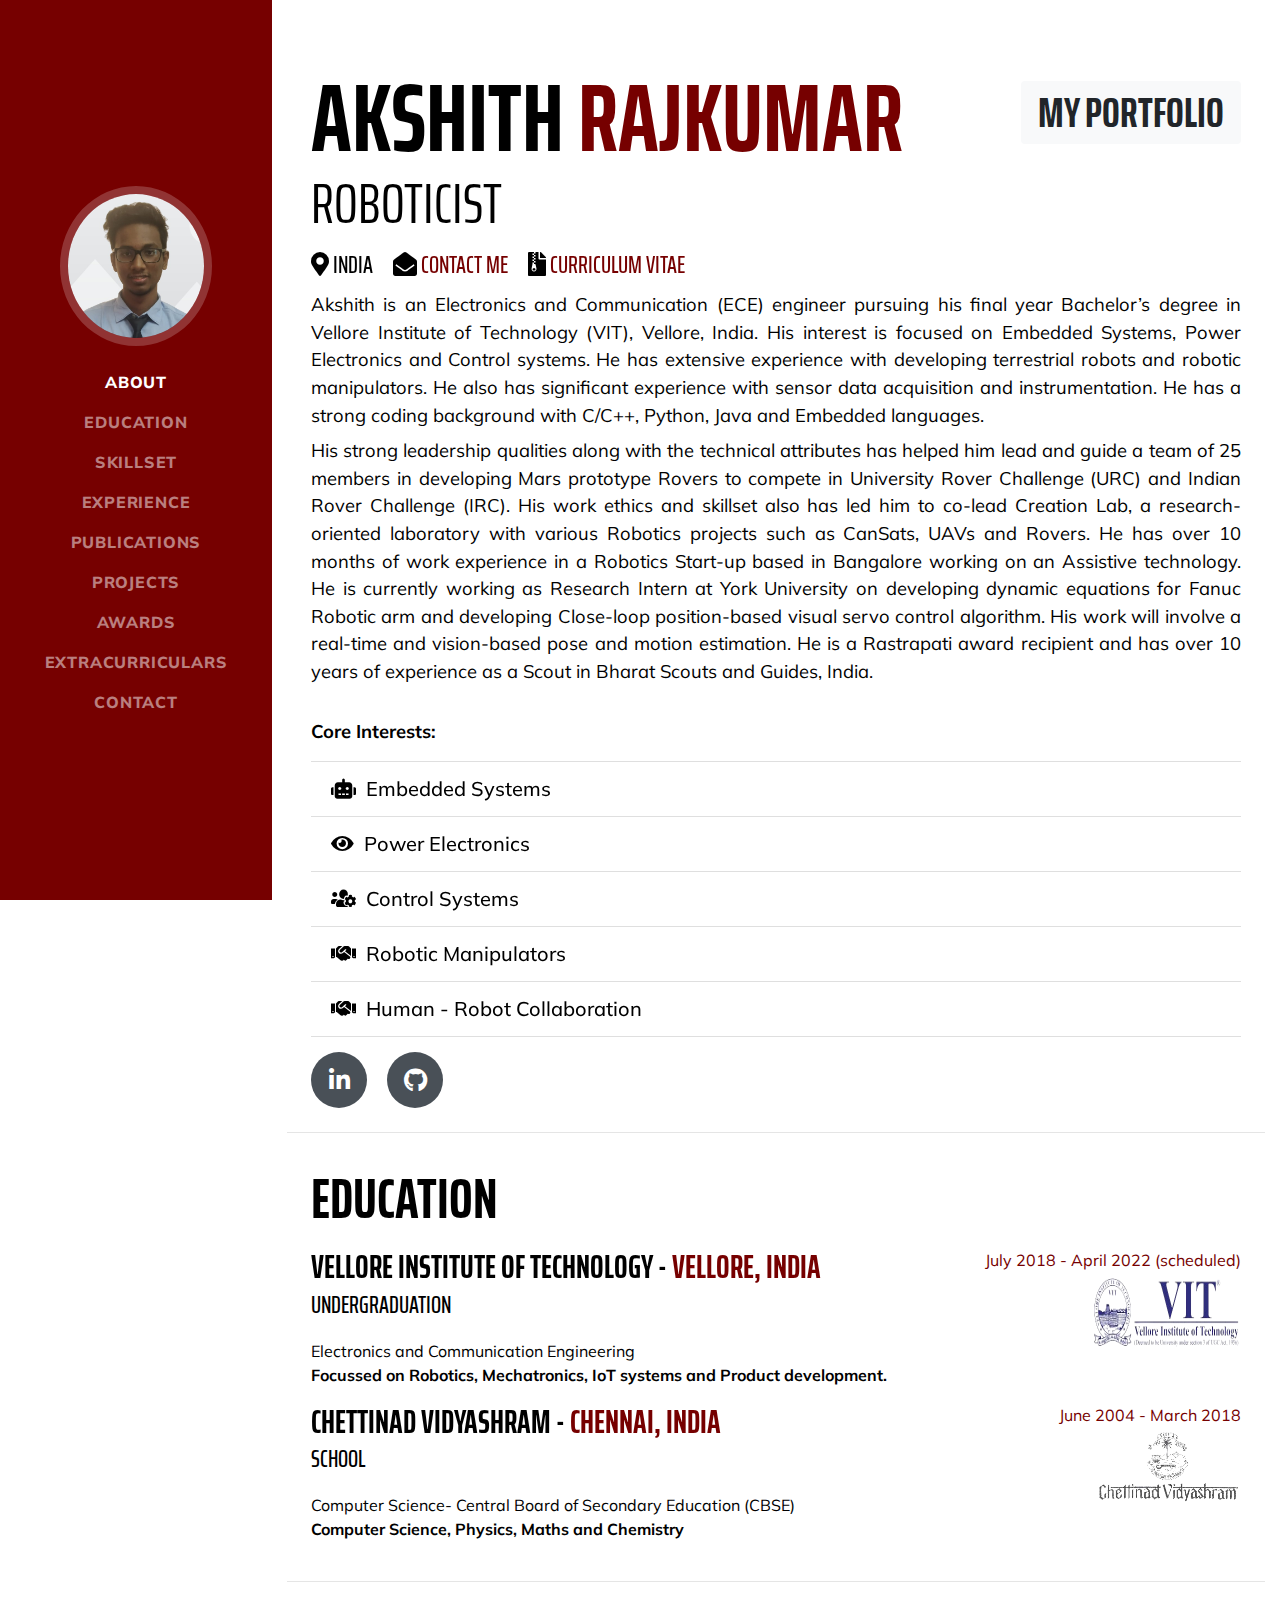
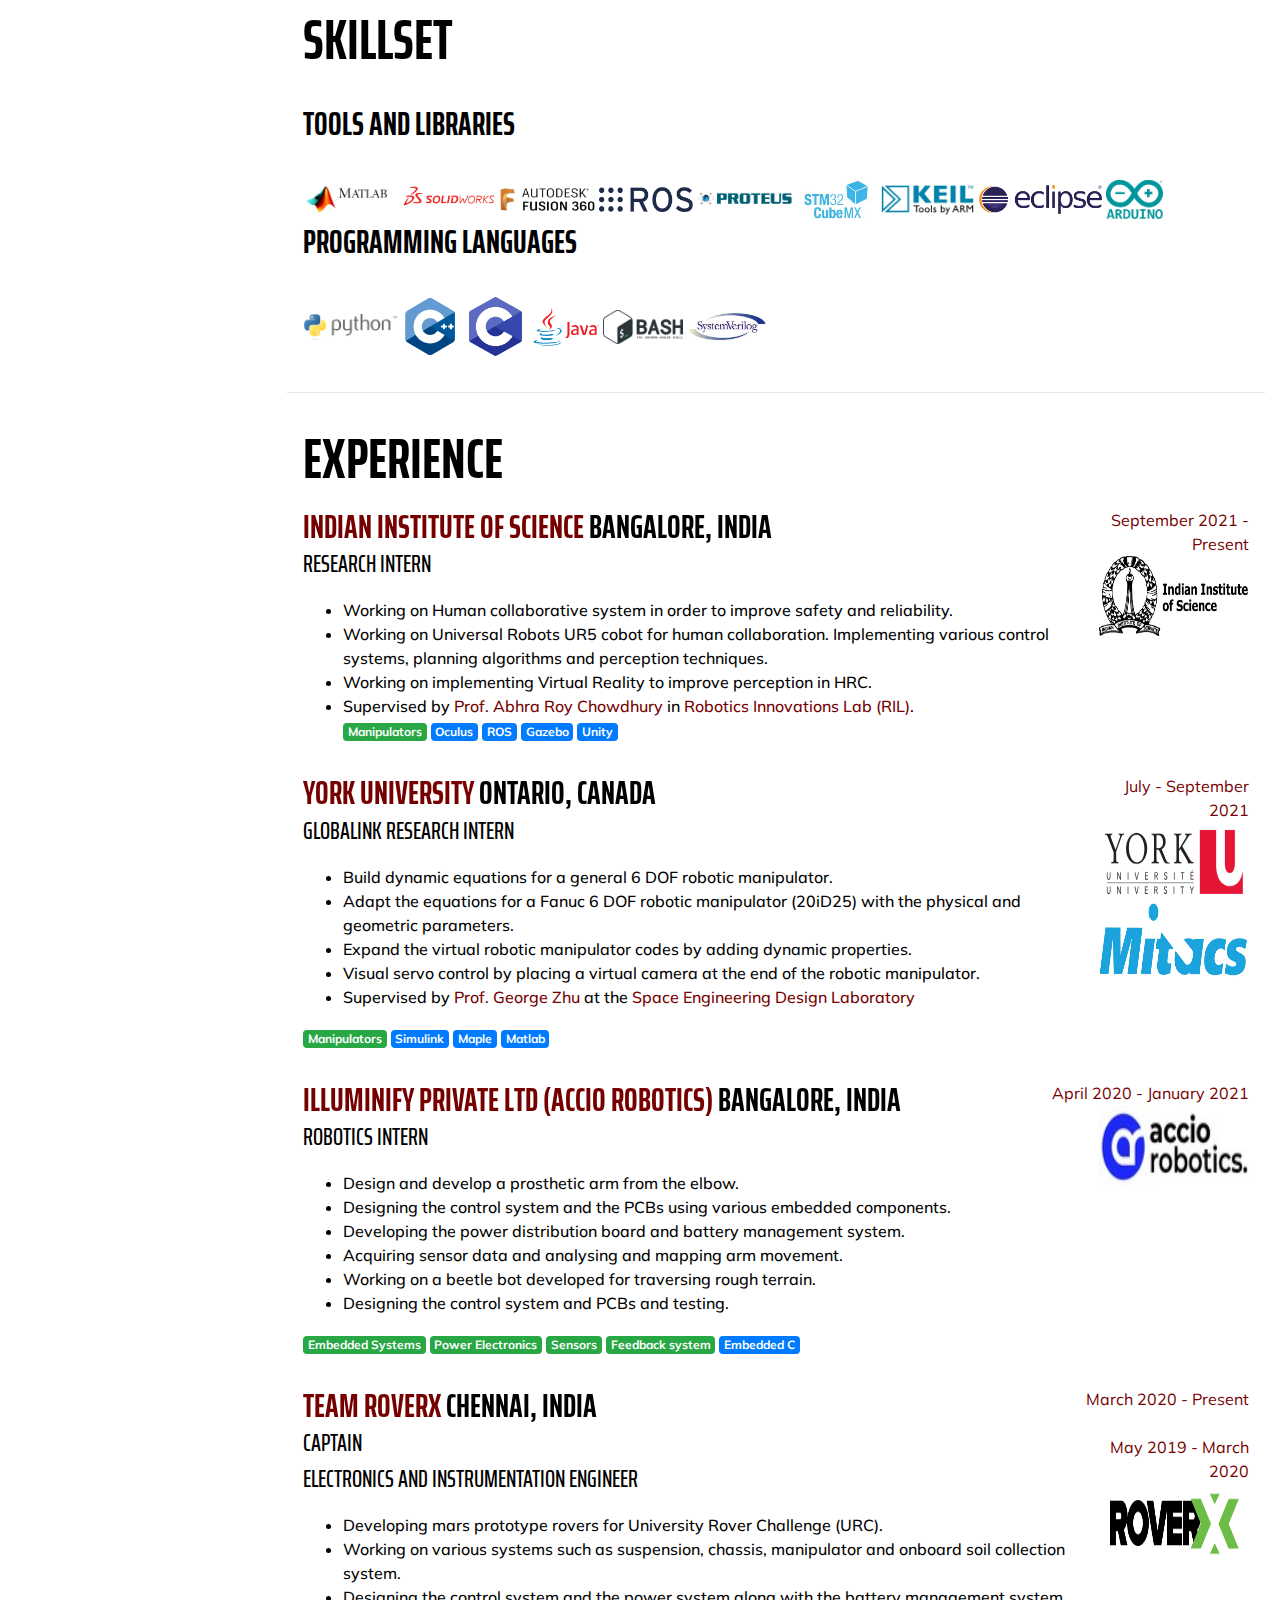
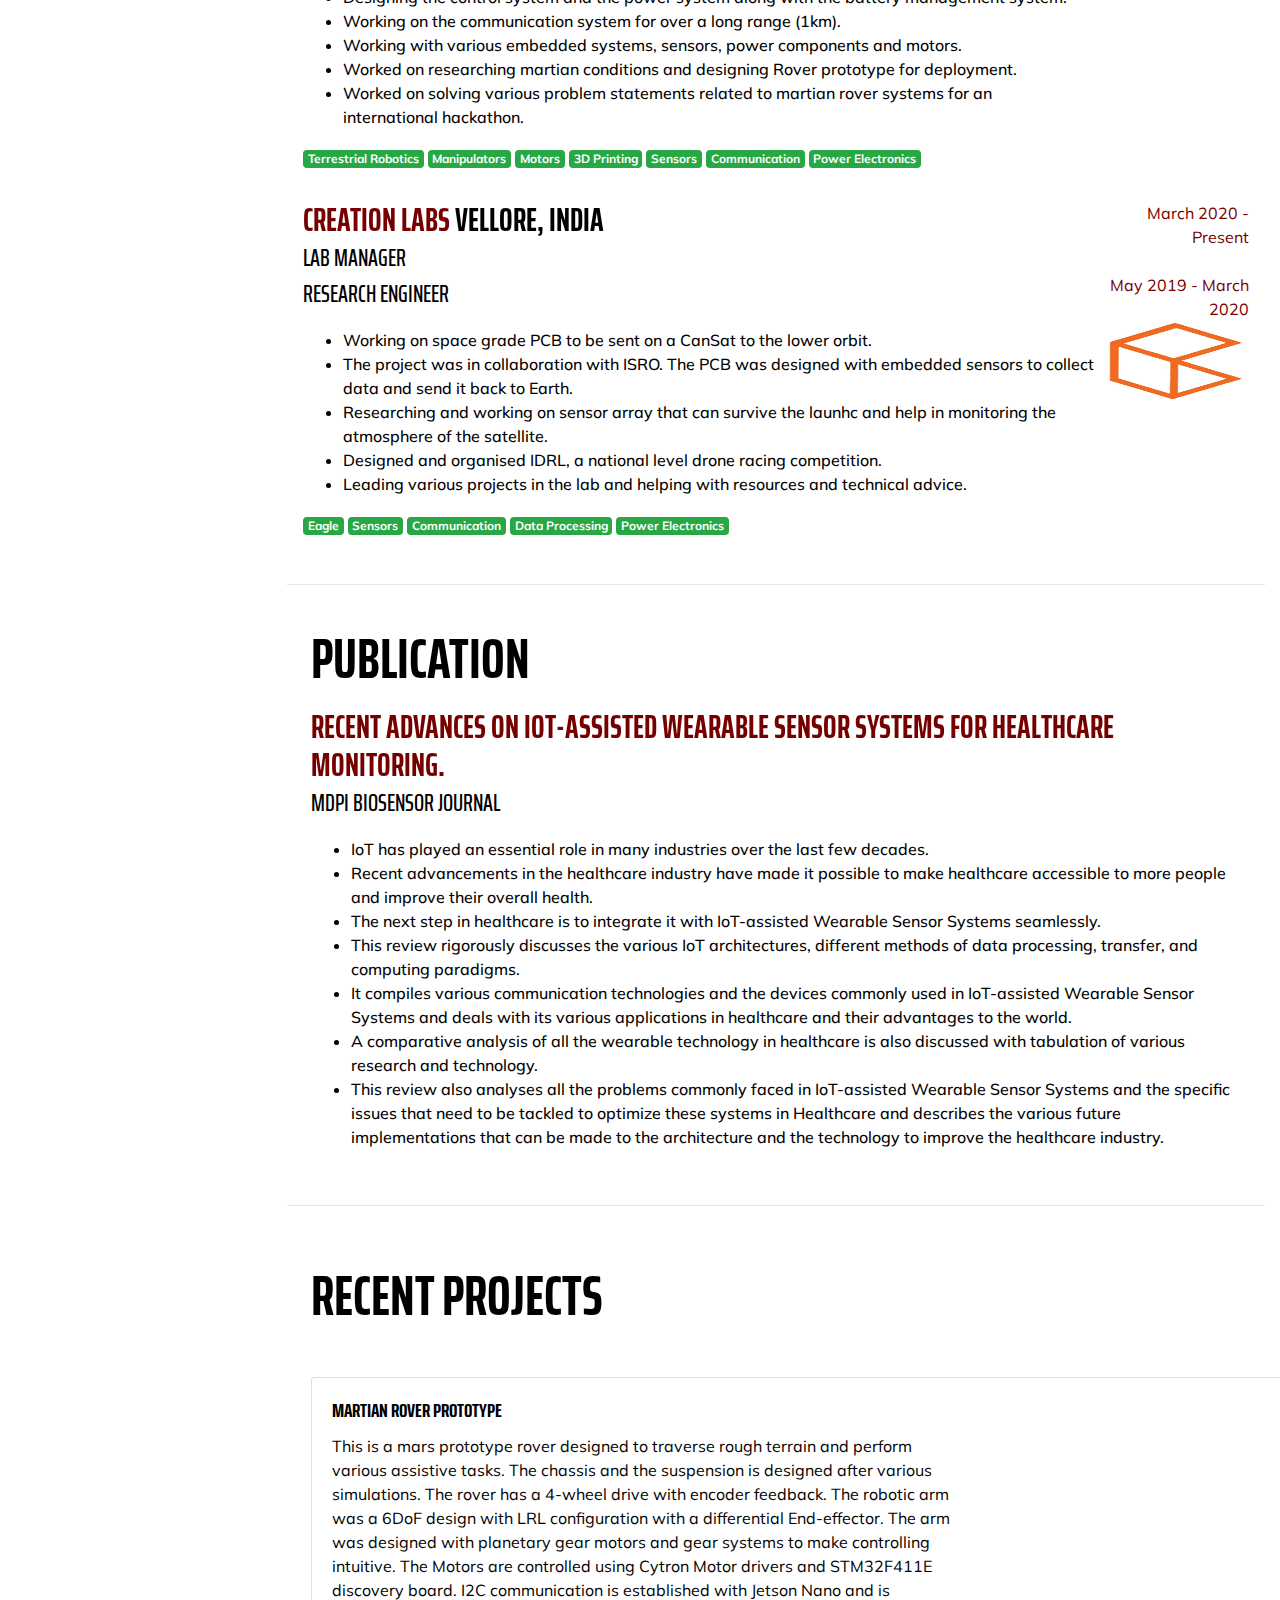
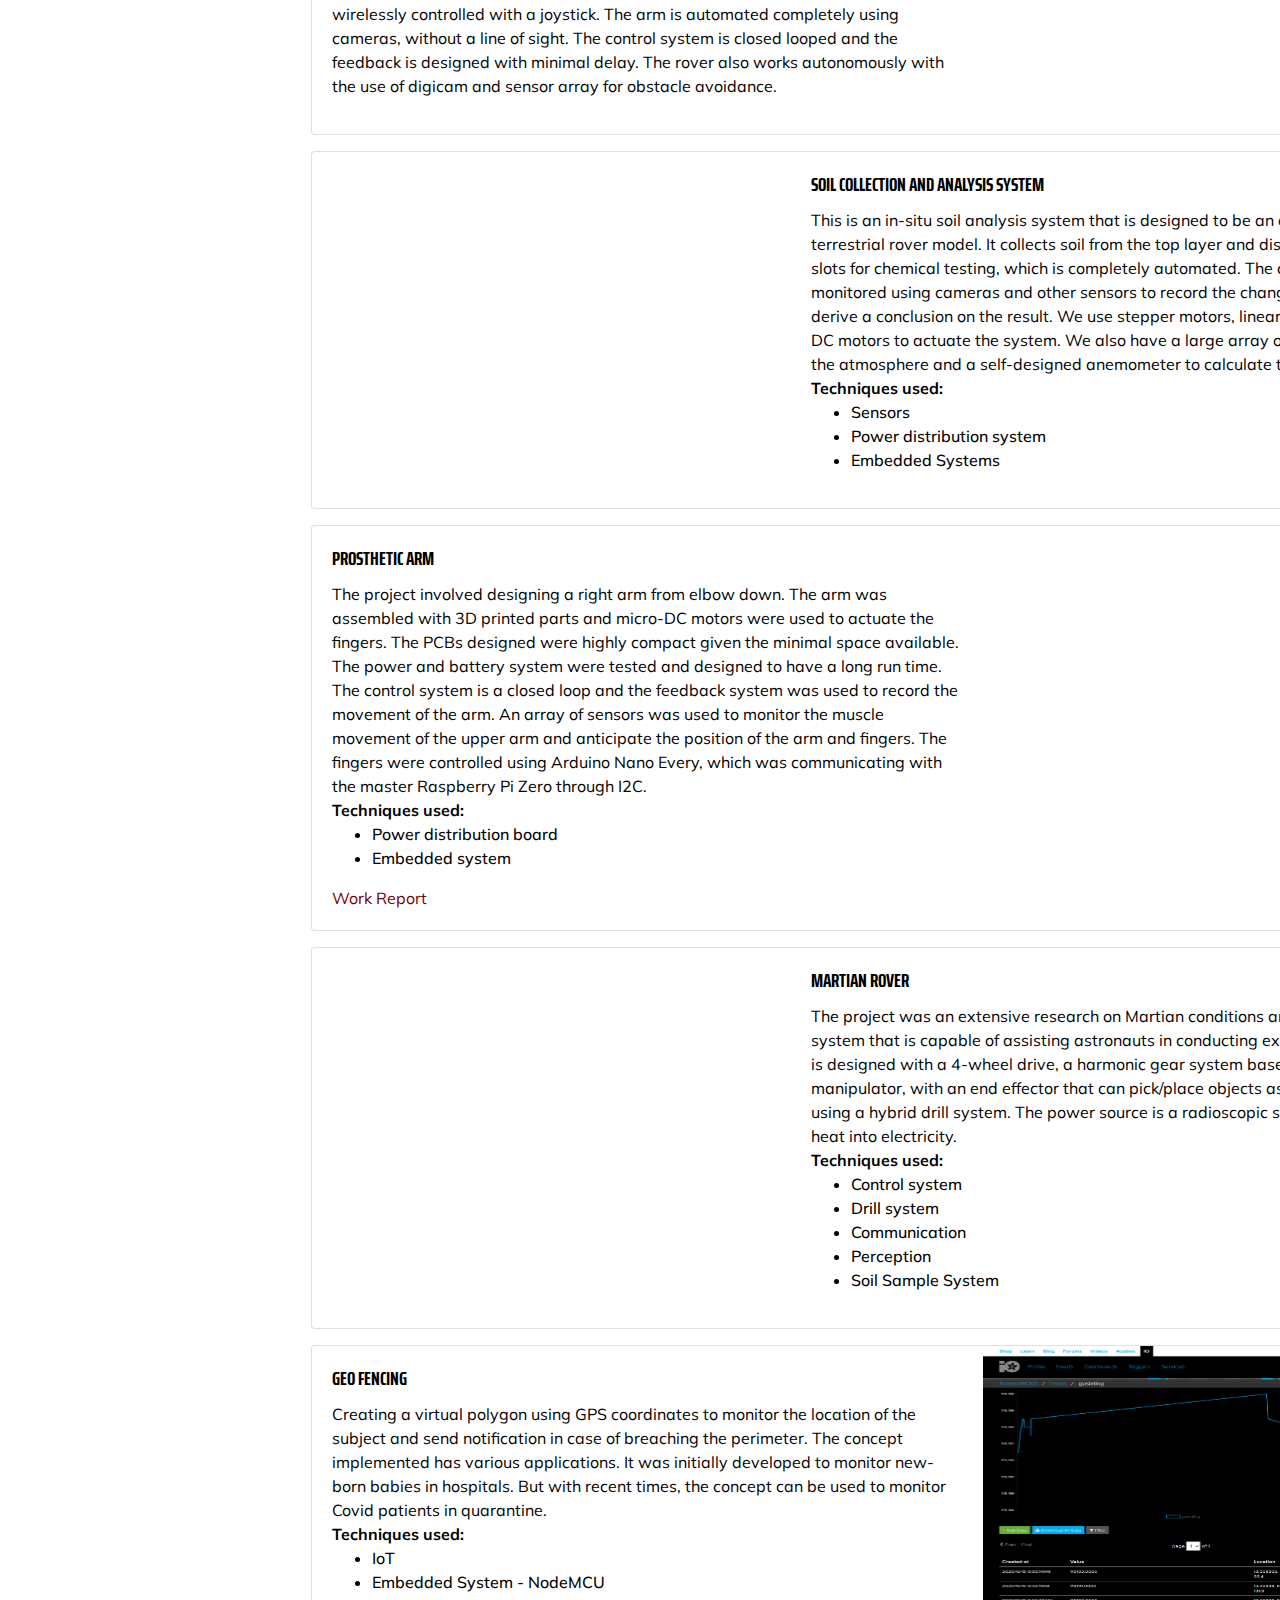
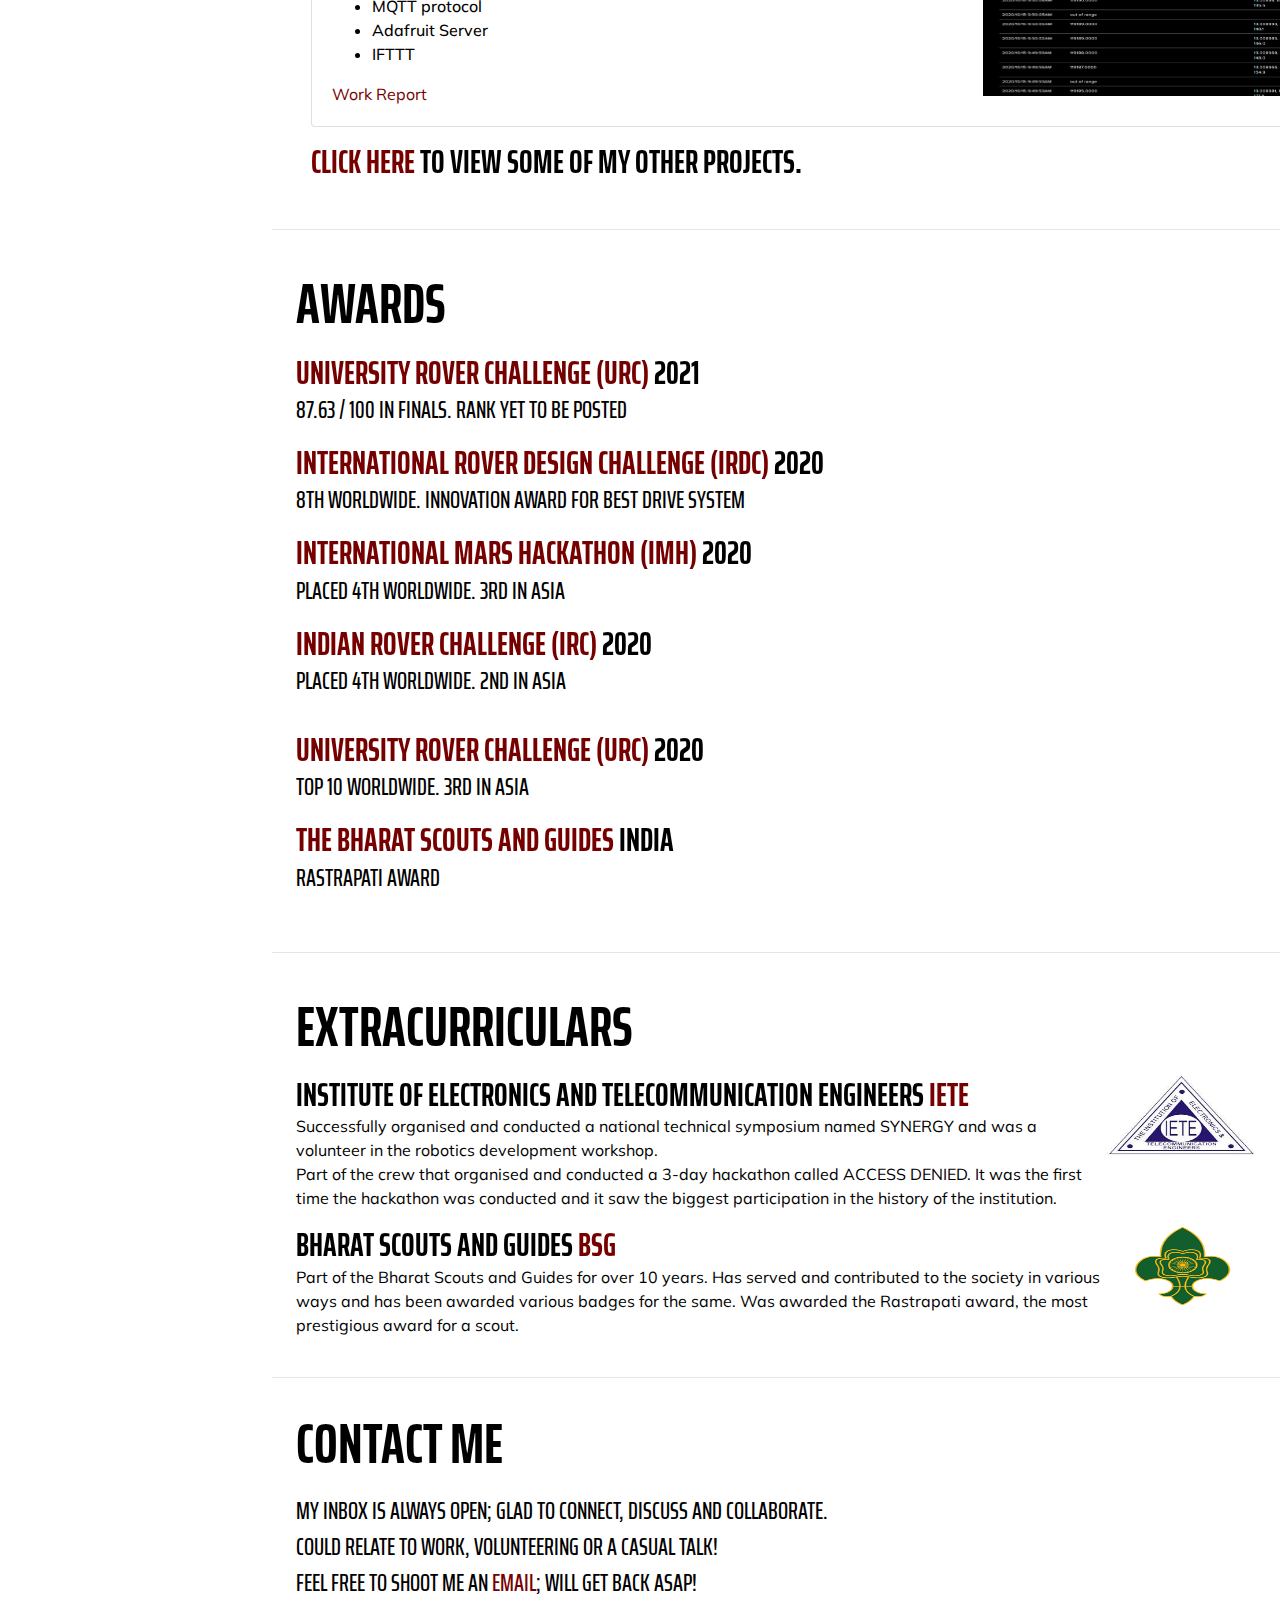
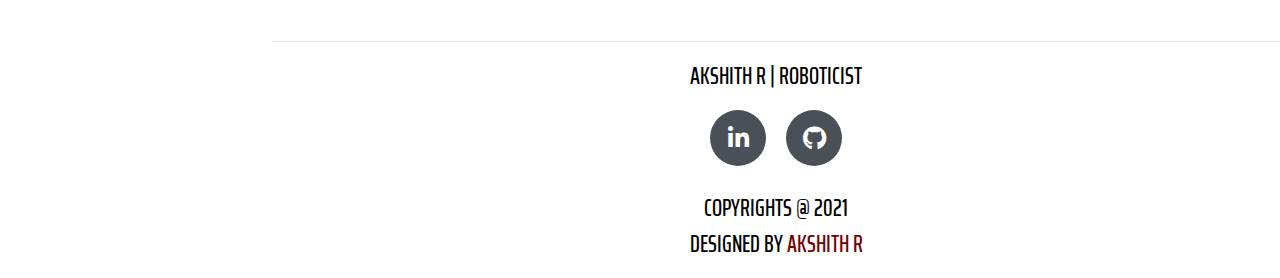
<file: index.html>
<!DOCTYPE html>
<html lang="en">

  <head>
  
    <meta charset="utf-8" />
    <meta name="viewport" content="width=device-width, initial-scale=1, shrink-to-fit=no"/>
    <meta name="description" content="Personal Website of Akshith R, A Roboticist from Chennai, India." />
    <meta name="keywords" content="Akshith R, Portfolio, Robotics, Personal Website">
    <meta name="author" content="Akshith R"/>
    <meta name="robots" content="index, follow"/>

    <title>Akshith R | Roboticist</title>

    <link href="vendor/bootstrap.min.css" rel="stylesheet" />
    <link href="https://fonts.googleapis.com/css?family=Saira+Extra+Condensed:500,700" rel="stylesheet"/>
    <link href="https://fonts.googleapis.com/css?family=Muli:400,400i,800,800i" rel="stylesheet"/>
   
    <link rel="stylesheet" href="https://cdnjs.cloudflare.com/ajax/libs/font-awesome/5.15.3/css/all.min.css">

    <link href="css/animate.css" rel="stylesheet" />
    <link href="css/resume.css" rel="stylesheet" />
    <link href="css/hover.css" rel="stylesheet" />
    <link href="css/progress.css" rel="stylesheet" />

  </head>

  <body>
    <nav class="navbar navbar-expand-lg navbar-dark bg-primary fixed-top" id="sideNav">
      <a class="navbar-brand js-scroll-trigger" href="#about">
        <span class="d-block d-lg-none">Akshith R</span>
        <span class="d-none d-lg-block">
          <img class="img-fluid img-profile rounded-circle mx-auto mb-2 hvr-grow-rotate animated zoomInDown" src="img/ar.jpeg" alt="profile-pic"/>
        </span>
      </a>
      <button class="navbar-toggler" type="button"  data-toggle="collapse" data-target="#navbarSupportedContent" aria-controls="navbarSupportedContent" aria-expanded="false" aria-label="Toggle navigation">
        <span class="navbar-toggler-icon"></span>
      </button>
      <div class="collapse navbar-collapse" id="navbarSupportedContent">
        <ul class="navbar-nav">
          <li class="nav-item"><a class="nav-link js-scroll-trigger" href="#about">About</a></li>
          <li class="nav-item"><a class="nav-link js-scroll-trigger" href="#education">Education</a></li>
          <li class="nav-item"><a class="nav-link js-scroll-trigger" href="#skills">Skillset</a></li>
          <li class="nav-item"><a class="nav-link js-scroll-trigger" href="#experience">Experience</a></li>
          <li class="nav-item"><a class="nav-link js-scroll-trigger" href="#publications">Publications</a></li>
          <li class="nav-item"><a class="nav-link js-scroll-trigger" href="#projects">Projects</a></li>
          <li class="nav-item"><a class="nav-link js-scroll-trigger" href="#awards">Awards</a></li>
          <li class="nav-item"><a class="nav-link js-scroll-trigger" href="#certifications">Extracurriculars</a></li>
          <li class="nav-item"><a class="nav-link js-scroll-trigger" href="#contact">Contact</a></li>
        </ul>
      </div>
    </nav>

    <div class="container-fluid">
      <section id="about" class="p-3 p-lg-4">
        <div class="row">
          <div class="col-sm-12 col-lg-12">
            <h1 class="hvr-forward animated flipInY">Akshith<span class="text-primary"> Rajkumar</span></h1>
            <span class="float-right">
              <h2 class="hvr-forward1">
                  <span class="badge badge-light animated infinite pulse"> My Portfolio</span>
              </h2>
            </span>
            <h2 class="small">Roboticist</h2>
            <h2>
            </h2>
            <div class="subheading mb-2 animated fadeInLeft">
              <span class="hvr-grow">
                <i class="fas fa-map-marker-alt"></i> India
              </span>
              &nbsp;&nbsp;&nbsp;
              <span class="hvr-grow">
                <i class="fas fa-envelope-open"></i>
                <a style="text-decoration:none" href="mailto:akshithr.2018@vitstudent.ac.in">Contact me</a>
              </span>
	            <span class="hvr-grow">
              &nbsp;&nbsp;&nbsp;
              <i class="fas fa-file-archive"></i>
                <a style="text-decoration:none" href="uploads/RESUME.pdf" target="_blank">CURRICULUM VITAE</a>
              </span>
            </div>
            <div class="animated pulse">
              <p class="lead mb-2 text-justify">
                Akshith is an Electronics and Communication (ECE) engineer pursuing his final year Bachelor’s degree in Vellore Institute of Technology (VIT), Vellore, India. 
                His interest is focused on Embedded Systems, Power Electronics and Control systems. He has extensive experience with developing terrestrial robots and robotic manipulators. 
                He also has significant experience with sensor data acquisition and instrumentation. He has a strong coding background with C/C++, Python, Java and Embedded languages.</p>
              <p class="lead mb-2 text-justify">His strong leadership qualities along with the technical attributes has helped him lead and guide a team of 25 members in developing Mars prototype 
                Rovers to compete in University Rover Challenge (URC) and Indian Rover Challenge (IRC). His work ethics and skillset also has led him to co-lead Creation Lab, a research-oriented 
                laboratory with various Robotics projects such as CanSats, UAVs and Rovers. He has over 10 months of work experience in a Robotics Start-up based in Bangalore working on an Assistive technology. 
                He is currently working as Research Intern at York University on developing dynamic equations for Fanuc Robotic arm and developing Close-loop position-based visual servo control algorithm. His work will involve a real-time and vision-based pose and motion estimation. 
                  He is a Rastrapati award recipient and has over 10 years of experience as a Scout in Bharat Scouts and Guides, India.</p>
              <br/>
              <p class="lead">
                <strong>Core Interests:</strong>
              </p>
              <ul class="lead list-group list-group-flush mb-3">
                <li class="list-group-item hvr-hang">
                  <i class="fas fa-robot"></i>&nbsp;&nbsp;Embedded Systems
                </li>
                <li class="list-group-item hvr-hang">
                  <i class="fas fa-eye"></i>&nbsp;&nbsp;Power Electronics
                </li>
                <li class="list-group-item hvr-hang">
                  <i class="fas fa-users-cog"></i>&nbsp;&nbsp;Control Systems
                </li>
                <li class="list-group-item hvr-hang">
                  <i class="fas fa-handshake"></i>&nbsp;&nbsp;Robotic Manipulators
                </li>
                <li class="list-group-item hvr-hang">
                  <i class="fas fa-handshake"></i>&nbsp;&nbsp;Human - Robot Collaboration
                </li>
              </ul>
              <div class="social-icons">
                <a href="https://www.linkedin.com/in/akshith-r-b0b554191/" target="_blank">
                  <i class="fab fa-linkedin-in"></i>
                </a>
                <a href="https://github.com/akshith08" target="_blank">
                  <i class="fab fa-github"></i>
                </a>
              </div>
            </div>
          </div>
        </div>
      </section>

      <hr class="m-0 mb-2" />

      <section id="education" class="p-3 p-lg-4">
        <div>
          <h2 class="mb-3">Education</h2>

          <div class="resume-item d-flex flex-column flex-md-row justify-content-between mb-3">
            <div class="resume-content">
              <a href="https://vit.ac.in/" target="_blank">
              <h3 class="mb-0 hvr-underline-from-center hvr-wobble-horizontal">
                Vellore Institute of Technology - <span class="text-primary">Vellore, India</span>
              </h3>
              </a>
              <div class="subheading mb-3">Undergraduation</div>
              <div class="experience-text">
                Electronics and Communication Engineering
              </div>
              <div class="experience-text">
                <strong>Focussed on Robotics, Mechatronics, IoT systems and Product development.</strong>
              </div>
            </div>
            <div class="resume-date text-md-right">
              <span class="text-primary experience-time">July 2018 - April 2022 (scheduled)</span>
              <div>
                <img class="cen hov" srcset="img/vitcc.png" width="150" height="80" alt="vit" />
              </div>
            </div>
          </div>

          <div
            class="resume-item d-flex flex-column flex-md-row justify-content-between mb-3">
            <div class="resume-content">
              <a href="https://chettinadvidyashram.org/" target="_blank">
              <h3 class="mb-0 hvr-underline-from-center hvr-wobble-horizontal">Chettinad Vidyashram - <span class="text-primary">Chennai, India</span>
              </h3>
              </a>
              <div class="subheading mb-3">School</div>
              <div class="experience-text">
                Computer Science- Central Board of Secondary Education (CBSE)
              </div>
              <div class="experience-text">
                <strong>Computer Science, Physics, Maths and Chemistry</strong>
              </div>
            </div>
            <div class="resume-date text-md-right">
              <span class="text-primary experience-time">June 2004 - March 2018</span>
             <div>
                <img class="hov" srcset="img/school.png" width="150" height="80" alt="school" />
              </div>
            </div>
          </div>
      </section>

      <hr class="m-0 mb-2" />

      <section id="skills" class="p-3 4">
        <div>
          <h2>Skillset</h2><br>

          <div class="align-items-center mb-3">
          	
            <h3>Tools and Libraries</h2><br>
          	<div class="brk">
              
              <img srcset="img/matlab.png" class="hov siz" alt="matlab">
              <img srcset="img/sw.png" class="hov siz" alt="sw">
              <img srcset="img/fusion.png" class="hov siz" alt="fusion">
              <img srcset="img/ros.png" class="hov siz" alt="ros">
              <img srcset="img/proteus.png" class="hov siz" alt="proteus">
              <img srcset="img/cube.jpg" class="hov size" alt="cube">
              <img srcset="img/keil.png" class="hov siz" alt="keil">
              <img srcset="img/eclipse.png" class="hov sib" alt="eclipse">
              <img srcset="img/arduino.png" class="hov ss" alt="arduino">

          	<h3>Programming Languages</h2><br>
          	
            <img srcset="img/python.png" class="hov siz" alt="python">       	
          	<img srcset="img/c++.png" class="hov ss" alt="c++">          	
            <img srcset="img/c.png" class="hov sz" alt="ec">
          	<img srcset="img/java.png" class="hov sz" alt="java">
            <img srcset="img/shell.png" class="hov size" alt="shell">
          	<img srcset="img/verilog.jpg" class="hov size" alt="verilog">
          </div>

        </div>
      </section>

      <hr class="m-0 mb-3" />

      <section id="experience" class="p-3 4">
        <h2 class="mb-3">Experience</h2>

        <div class="resume-item d-flex flex-column flex-md-row justify-content-between mb-3">
          <div class="resume-content">
            <a href="https://iisc.ac.in/" target="_blank">
            <h3 class="mb-0 hvr-underline-from-center hvr-wobble-horizontal">
              <span class="text-primary">Indian Institute of Science </span> Bangalore, India
            </h3>
            </a>
            <div class="subheading mb-3">Research Intern</div>
            <div class="experience-text">
               <ul class="experience-text">
                <li>Working on Human collaborative system in order to improve safety and reliability.</li>
                <li>Working on Universal Robots UR5 cobot for human collaboration.
                  Implementing various control systems, planning algorithms and perception techniques.
                  </li>
                <li>Working on implementing Virtual Reality to improve perception in HRC.</li>
                <li>Supervised by <a style="text-decoration:none" href="https://cpdm.iisc.ac.in/cpdm/facultyprofile.php?name=17" target="_blank">Prof. Abhra Roy Chowdhury</a> in <a style="text-decoration:none" href="https://cpdm.iisc.ac.in/ril/" target="_blank">Robotics Innovations Lab (RIL)</a>.</li>
              <p class="experience-text">
                <span class="badge badge-success">Manipulators</span>
                <span class="badge badge-primary">Oculus</span>
                <span class="badge badge-primary">ROS</span>
                <span class="badge badge-primary">Gazebo</span>
                <span class="badge badge-primary">Unity</span>
              </p>
            </div>
          </div>
          <div class="resume-date text-md-right">
            <span class="text-primary experience-time">September 2021 - Present</span>
            <div>
              <div class="brk">
                <img srcset="img/iisc.png" class="hov" width="150" height="80" alt="york" />
              </div>
            </div>
          </div>
        </div>
        
        <div class="resume-item d-flex flex-column flex-md-row justify-content-between mb-3">
          <div class="resume-content">
            <a href="https://www.yorku.ca/" target="_blank">
            <h3 class="mb-0 hvr-underline-from-center hvr-wobble-horizontal">
              <span class="text-primary">York University </span> Ontario, Canada
            </h3>
            </a>
            <div class="subheading mb-3">Globalink Research Intern</div>
            <div class="experience-text">
               <ul class="experience-text">
                <li>Build dynamic equations for a general 6 DOF robotic manipulator.</li>
                <li>Adapt the equations for a Fanuc 6 DOF robotic manipulator (20iD25) with the physical and geometric parameters.</li>
                <li>Expand the virtual robotic manipulator codes by adding dynamic properties.</li>
                <li>Visual servo control by placing a virtual camera at the end of the robotic manipulator.</li>
                <li>Supervised by <a style="text-decoration:none" href="http://www.yorku.ca/gzhu/" target="_blank"> Prof. George Zhu
              </a> at the <a style="text-decoration:none" href="http://www.yorku.ca/bquine/" target="_blank">Space Engineering Design Laboratory</a> </li>
              </ul>
              <p class="experience-text">
                <span class="badge badge-success">Manipulators</span>
                <span class="badge badge-primary">Simulink</span>
                <span class="badge badge-primary">Maple</span>
                <span class="badge badge-primary">Matlab</span>
              </p>
            </div>
          </div>
          <div class="resume-date text-md-right">
            <span class="text-primary experience-time">July - September 2021</span>
            <div>
              <div class="brk">
                <img srcset="img/york.png" class="hov" width="150" height="80" alt="york" />
              </div>
              <img srcset="img/mitacs.jpg" class="hov" width="150" height="80" alt="mitacs" />
            </div>
          </div>
        </div>

        <div class="resume-item d-flex flex-column flex-md-row justify-content-between mb-3">
          <div class="resume-content">
            <a href="https://www.acciorobotics.com/" target="_blank">
            <h3 class="mb-0 hvr-underline-from-center hvr-wobble-horizontal">
              <span class="text-primary">Illuminify Private Ltd (Accio Robotics)</span> Bangalore, India
            </h3>
            </a>
            <div class="subheading mb-3">Robotics Intern</div>
            <div class="experience-text">
               <ul class="experience-text">
                <li>Design and develop a prosthetic arm from the elbow.</li>
                <li>Designing the control system and the PCBs using various embedded components.</li>
                <li>Developing the power distribution board and battery management system.</li>
                <li>Acquiring sensor data and analysing and mapping arm movement.</li>
                <li>Working on a beetle bot developed for traversing rough terrain. </li>
                <li>Designing the control system and PCBs and testing.</li>
              </ul>
              <p class="experience-text">
                <span class="badge badge-success">Embedded Systems</span>
                <span class="badge badge-success">Power Electronics</span>
                <span class="badge badge-success">Sensors</span>
                <span class="badge badge-success">Feedback system</span>
                <span class="badge badge-primary">Embedded C</span>
              </p>
            </div>
          </div>
          <div class="resume-date text-md-right">
            <span class="text-primary experience-time">April 2020 - January 2021</span>
            <div>
              <img srcset="img/accio.jpg"  class="hov" width="150" height="80" alt="accio" />
            </div>
          </div>
        </div>

        <div class="resume-item d-flex flex-column flex-md-row justify-content-between mb-3">
          <div class="resume-content">
            <a href="http://www.teamroverx.com/" target="_blank">
            <h3 class="mb-0 hvr-underline-from-center hvr-wobble-horizontal">
              <span class="text-primary">Team ROVERX</span> Chennai, India
            </h3>
            </a>
            <div class="subheading mb-3">Captain<br>Electronics and Instrumentation Engineer</div>
            <div class="experience-text">
               <ul class="experience-text">
                <li>Developing mars prototype rovers for University Rover Challenge (URC).</li>
                <li>Working on various systems such as suspension, chassis, manipulator and onboard soil collection system.</li>
                <li>Designing the control system and the power system along with the battery management system.</li>
                <li>Working on the communication system for over a long range (1km).</li>
                <li>Working with various embedded systems, sensors, power components and motors.</li>
                <li>Worked on researching martian conditions and designing Rover prototype for deployment.</li>
                <li>Worked on solving various problem statements related to martian rover systems for an international hackathon.</li>
                </li>
              </ul>
              <p class="experience-text">
                <span class="badge badge-success">Terrestrial Robotics</span>
                <span class="badge badge-success">Manipulators</span>
                <span class="badge badge-success">Motors</span>
                <span class="badge badge-success">3D Printing</span>
                <span class="badge badge-success">Sensors</span>
                <span class="badge badge-success">Communication</span>
                <span class="badge badge-success">Power Electronics</span>
              </p>
            </div>
          </div>
          <div class="resume-date text-md-right">
            <span class="text-primary experience-time">March 2020 - Present</span><br><br>
            <span class="text-primary experience-time">May 2019 - March 2020</span>
            <div>
              <img srcset="img/rx.jpg" class="hov" width="150" height="80" alt="roverx" />
            </div>
          </div>
        </div>
  
        <div class="resume-item d-flex flex-column flex-md-row justify-content-between mb-3">
          <div class="resume-content">
            <a href="https://www.linkedin.com/company/creationlabs/" target="_blank">
            <h3 class="mb-0 hvr-underline-from-center hvr-wobble-horizontal">
              <span class="text-primary">Creation Labs</span> Vellore, India
            </h3>
            </a>
            <div class="subheading mb-3">Lab Manager<br>Research Engineer</div>
            <div class="experience-text">
               <ul class="experience-text">
                <li>Working on space grade PCB to be sent on a CanSat to the lower orbit.</li>
                <li>The project was in collaboration with ISRO. The PCB was designed with embedded sensors to collect data and send it back to Earth.</li>
                <li>Researching and working on sensor array that can survive the launhc and help in monitoring the atmosphere of the satellite.</li>
                <li>Designed and organised IDRL, a national level drone racing competition.</li>
                <li>Leading various projects in the lab and helping with resources and technical advice.</li>
              </ul>
              <p class="experience-text">
                <span class="badge badge-success">Eagle</span>
                <span class="badge badge-success">Sensors</span>
                <span class="badge badge-success">Communication</span>
                <span class="badge badge-success">Data Processing</span>
                <span class="badge badge-success">Power Electronics</span>
              </p>
            </div>
          </div>
          <div class="resume-date text-md-right">
            <span class="text-primary experience-time">March 2020 - Present</span><br><br>
            <span class="text-primary experience-time">May 2019 - March 2020</span>
            <div>
              <img srcset="img/clabs.jpg" class="hov" width="150" height="80" alt="a2a" />
            </div>
          </div>
        </div>

      </section>

      <hr class="m-0 mb-3" />

      <section id="publications" class="p-3 p-lg-4">
        <h2 class="mb-3">Publication</h2>

        <div class="resume-item d-flex flex-column flex-md-row justify-content-between mb-3">
          <div class="resume-content">
            <h3 class="mb-0 hvr-underline-from-center hvr-wobble-horizontal">
              <span class="text-primary"><a href="https://www.mdpi.com/2079-6374/11/10/372">Recent Advances on IoT-assisted Wearable Sensor Systems for Healthcare Monitoring.</a></span>
            </h3>
            <div class="subheading mb-3">MDPI BIOSENSOR JOURNAL</div>
            <div class="experience-text">
               <ul class="experience-text">
                <li>IoT has played an essential role in many industries over the last few decades. </li>
                <li>Recent advancements in the healthcare industry have made it possible to make healthcare accessible to more people and improve their overall health.</li>
                <li> The next step in healthcare is to integrate it with IoT-assisted Wearable Sensor Systems seamlessly. </li>
                <li>This review rigorously discusses the various IoT architectures, different methods of data processing, transfer, and computing paradigms. </li>
                <li>It compiles various communication technologies and the devices commonly used in IoT-assisted Wearable Sensor Systems and deals with its various applications in healthcare and their advantages to the world. </li>
                <li>A comparative analysis of all the wearable technology in healthcare is also discussed with tabulation of various research and technology. </li>
                <li>This review also analyses all the problems commonly faced in IoT-assisted Wearable Sensor Systems and the specific issues that need to be tackled to optimize these systems in Healthcare and describes the various future implementations that can be made to the architecture and the technology to improve the healthcare industry.</li>
              </ul>
            </div>
          </div>          
        </div>

      </section>

      <hr class="m-0 mb-2" />

<!-- ################################ PROJECTS ################################ -->

<section class="resume-section p-3 p-lg-4 d-flex align-items-center" id="projects">
  <div>
    <h2 class="mb-5">Recent Projects</h2>

    <div class="card mb-3">
      <div class="row no-gutters">
        <div class="col-md-7">
          <div class="card-body">
            <h5 class="card-title">MARTIAN ROVER PROTOTYPE</h5>
            <div class="card-text">
              This is a mars prototype rover designed to traverse rough terrain and perform various assistive tasks. The chassis and the suspension is designed after various simulations. The rover has a 4-wheel drive with encoder feedback. The robotic arm was a 6DoF design with LRL configuration with a differential End-effector. The arm was designed with planetary gear motors and gear systems to make controlling intuitive. The Motors are controlled using Cytron Motor drivers and STM32F411E discovery board. I2C communication is established with Jetson Nano and is wirelessly controlled with a joystick. The arm is automated completely using cameras, without a line of sight. The control system is closed looped and the feedback is designed with minimal delay. The rover also works autonomously with the use of digicam and sensor array for obstacle avoidance. 
            </div>
               
          </div>
        </div>              
        <div class="col-md-5">
            <iframe class="card-ima" src="https://www.youtube.com/embed/QFjyf4ktkb0?controls=0&rel=0&html5=1&vq=hd720&modestbranding=1" frameborder="0"> </iframe>
        </div>
      </div>
    </div>

    <div class="card mb-3">
      <div class="row no-gutters">
        <div class="col-md-5">
            <iframe class="card-ima" src="https://www.youtube.com/embed/01T_ioiZDMg?controls=0&rel=0&html5=1&vq=hd720&modestbranding=1" frameborder="0"></iframe>
        </div>
        <div class="col-md-7">
          <div class="card-body">
            <h5 class="card-title">SOIL COLLECTION AND ANALYSIS SYSTEM</h5>
            <div class="card-text">
              This is an in-situ soil analysis system that is designed to be an attachment to any terrestrial rover model. It collects soil from the top layer and distributes it to various slots for chemical testing, which is completely automated. The chemical tests are monitored using cameras and other sensors to record the change in parameters and derive a conclusion on the result. We use stepper motors, linear actuators, BLDC and DC motors to actuate the system. We also have a large array of sensors to monitor the atmosphere and a self-designed anemometer to calculate the wind speed.
              <div>
                <strong>Techniques used:</strong>
                      <ul>
                        <li>
                          Sensors</li><li>
                          Power distribution system</li><li>
                          Embedded Systems</li>
                      </ul>
              </div>
            </div>
          </div>
        </div>
      </div>
    </div>

    <div class="card mb-3">
      <div class="row no-gutters">
        <div class="col-md-7">
          <div class="card-body">
            <h5 class="card-title">PROSTHETIC ARM</h5>
            <div class="card-text">
              The project involved designing a right arm from elbow down. 
              The arm was assembled with 3D printed parts and micro-DC motors were used to actuate the fingers. 
              The PCBs designed were highly compact given the minimal space available. 
              The power and battery system were tested and designed to have a long run time. 
              The control system is a closed loop and the feedback system was used to record the movement of the arm. 
              An array of sensors was used to monitor the muscle movement of the upper arm and anticipate the position of the arm and fingers. 
              The fingers were controlled using Arduino Nano Every, which was communicating with the master Raspberry Pi Zero through I2C.
              <div>
                <strong>Techniques used:</strong>
                <ul>
                  <li>
                    Power distribution board</li><li>
                    Embedded system</li>
                    </li>
                </ul>
                <div>
                  <a style="text-decoration:none" href="uploads/arm.pdf" target="_blank"> Work Report </a>
 
                </div>
              </div>
            </div>
          </div>
        </div>              
        <div class="col-md-5">
            <iframe class="card-ima" src="https://www.youtube.com/embed/wDY-Hy5JRLs?controls=0&rel=0&html5=1&vq=hd720&modestbranding=1" frameborder="0"> </iframe>
        </div>
      </div>
    </div>

    <div class="card mb-3">
      <div class="row no-gutters">
        <div class="col-md-5">
            <iframe class="card-ima" src="https://www.youtube.com/embed/o5DqaSRT8is?controls=0&rel=0&html5=1&vq=hd720&modestbranding=1" frameborder="0"></iframe>
        </div>
        <div class="col-md-7">
          <div class="card-body">
            <h5 class="card-title">MARTIAN ROVER</h5>
                  <div class="card-text">
                    The project was an extensive research on Martian conditions and designing a rover system that is capable of assisting astronauts in conducting experiments. 
                    The rover is designed with a 4-wheel drive, a harmonic gear system based robotic manipulator, with an end effector that can pick/place objects as well collect soil using a hybrid drill system. 
                    The power source is a radioscopic system that converts heat into electricity. 
                    <div>
                <strong>Techniques used:</strong>
                <ul>
                  <li>Control system</li><li>
                    Drill system</li><li>
                    Communication</li><li>
                    Perception</li><li>
                    Soil Sample System
                    </li>
                </ul>
              </div>
            </div>
          </div>
        </div>
      </div>
    </div>

    <div class="card mb-3">
      <div class="row no-gutters">
        <div class="col-md-7">
          <div class="card-body">
            <h5 class="card-title">GEO FENCING</h5>
                  <div class="card-text">
                    Creating a virtual polygon using GPS coordinates to monitor the location of the subject and send notification in case of breaching the perimeter. The concept implemented has various applications. It was initially developed to monitor new-born babies in hospitals. But with recent times, the concept can be used to monitor Covid patients in quarantine. 
                    <div>
                <strong>Techniques used:</strong>
                <ul>
                  <li>IoT</li><li>
                    Embedded System - NodeMCU</li><li>
                    MQTT protocol</li><li>
                    Adafruit Server</li><li>
                    IFTTT
                    </li>
                </ul>
                <div>
                  <a style="text-decoration:none" href="uploads/geo.pdf" target="_blank"> Work Report </a>
 
                </div>
              </div>
            </div>
          </div>
        </div>              
        <div class="col-md-5">
          <img srcset="img/geo1.png" class="card-ima" alt="geo1">
        </div>
      </div>
    </div>
          <h3 class="mb-0 hvr-wobble-horizontal">
          <span class="text-primary animated infinite pulse"><a style="text-decoration:none" href="project.html" target="_blank"> Click here </a> </span>to view some of my other projects.
          </h3>
	          </div>
        </div>
</section>

<hr class="m-0 mb-3" />

 	<section id="awards" class="p-3 p-lg-4">
      <h2 class="mb-3">Awards</h2>
        <div class="resume-item d-flex flex-column flex-md-row justify-content-between mb-3">
          <div class="resume-content">
              <h3 class="mb-0 hvr-underline-from-center hvr-wobble-horizontal">
                <span class="text-primary">University Rover Challenge (URC)</span> 2021
              </h3>
            <div class="subheading">87.63 / 100 in Finals. Rank yet to be posted</div>
          </div>
        </div>

        <div class="resume-item d-flex flex-column flex-md-row justify-content-between mb-3">
          <div class="resume-content">
            <a href="award/IRDC_certificate.pdf" target="_blank">
              <h3 class="mb-0 hvr-underline-from-center hvr-wobble-horizontal">
                <span class="text-primary">International Rover Design Challenge (IRDC)</span> 2020
              </h3>
            </a>
            <div class="subheading">8th Worldwide. Innovation award for best Drive System</div>
          </div>
        </div>

        <div class="resume-item d-flex flex-column flex-md-row justify-content-between mb-3">
          <div class="resume-content">
            <a href="award/IMH_certificate.pdf" target="_blank">
              <h3 class="mb-0 hvr-underline-from-center hvr-wobble-horizontal">
                <span class="text-primary">International Mars Hackathon (IMH)</span> 2020
              </h3>
            </a>
            <div class="subheading">Placed 4th Worldwide. 3rd in Asia</div>
          </div>
        </div>

        <div class="resume-item d-flex flex-column flex-md-row justify-content-between mb-3">
          <div class="resume-content">
            <a href="award/IRC_certificate.pdf" target="_blank">
              <h3 class="mb-0 hvr-underline-from-center hvr-wobble-horizontal">
                <span class="text-primary">Indian Rover Challenge (IRC)</span> 2020
              </h3>
            </a>
            <div class="subheading mb-3">Placed 4th Worldwide. 2nd in Asia</div>
        </div>
      </div>

        <div class="resume-item d-flex flex-column flex-md-row justify-content-between mb-3">
          <div class="resume-content">
            <a href="award/URC2020_result.pdf" target="_blank">
              <h3 class="mb-0 hvr-underline-from-center hvr-wobble-horizontal">
                <span class="text-primary">University Rover Challenge (URC)</span> 2020
              </h3>
            </a>
            <div class="subheading">Top 10 Worldwide. 3rd in Asia</div>
          </div>
        </div>

        <div class="resume-item d-flex flex-column flex-md-row justify-content-between mb-3">
          <div class="resume-content">
            <a href="uploads/rastrapati.pdf" target="_blank">
              <h3 class="mb-0 hvr-underline-from-center hvr-wobble-horizontal">
                <span class="text-primary">The Bharat Scouts and Guides</span> India
              </h3>
            </a>
            <div class="subheading mb-3">Rastrapati Award</div>
        </div>

	    </div>
    </div>
    </section>

    <hr class="m-0 mb-3" />

    <section id="certifications" class="p-3 p-lg-4">
      <div>
        <h2 class="mb-3">Extracurriculars</h2>

        <div class="resume-item d-flex flex-column flex-md-row justify-content-between mb-3">
          <div class="resume-content">
            <a href="uploads/iete.pdf" target="_blank">
            <h3 class="mb-0 hvr-underline-from-center hvr-wobble-horizontal">
              INSTITUTE OF ELECTRONICS AND TELECOMMUNICATION ENGINEERS <span class="text-primary">IETE</span>
            </h3>
            </a>
            <div class="experience-text">
              Successfully organised and conducted a national technical symposium named SYNERGY and was a volunteer in the robotics development workshop.
<br>Part of the crew that organised and conducted a 3-day hackathon called ACCESS DENIED. It was the first time the hackathon was conducted and it saw the biggest participation in the history of the institution.
            </div>
          </div>
          <div class="resume-date text-md-right">
            <div>
              <img class="cen hov" srcset="img/iete.jpg" width="150" height="80" alt="vit" />
            </div>
          </div>
        </div>

        <div
          class="resume-item d-flex flex-column flex-md-row justify-content-between mb-3">
          <div class="resume-content">
            <a href="http://www.bsgindia.org/" target="_blank">
            <h3 class="mb-0 hvr-underline-from-center hvr-wobble-horizontal">BHARAT SCOUTS AND GUIDES <span class="text-primary">BSG</span>
            </h3>
            </a>
            <div class="experience-text">
              Part of the Bharat Scouts and Guides for over 10 years. Has served and contributed to the society in various ways and has been awarded various badges for the same. Was awarded the Rastrapati award, the most prestigious award for a scout.
            </div>
          </div>
          <div class="resume-date text-md-right">
           <div>
              <img class="hov" srcset="img/bsg.png" width="150" height="80" alt="school" />
            </div>
          </div>
        </div>
    </section>

    <hr class="m-0 mb-2" />

    <section id="contact" class="p-3 p-lg-4">
        <h2 class="mb-3">Contact me</h2>
        <div class="subheading mb-3">My inbox is always open; glad to connect, discuss and collaborate.<br> 
        	Could relate to work, volunteering or a casual talk! <br>
        	Feel free to shoot me an <a style="text-decoration:none" href="mailto:akshithr.2018@vitstudent.ac.in" target="_blank"> email</a>; will get back ASAP! </div>
    </section>

    <hr class="m-0 mb-3" />

    <section>
      <div class="cent">
        <div class="subheading mb-3">Akshith R | Roboticist</div>
        <div class="social-icons">
          <a href="https://www.linkedin.com/in/akshith-r-b0b554191/" target="_blank">
            <i class="fab fa-linkedin-in"></i>
          </a>
          <a href="https://github.com/akshith08" target="_blank">
            <i class="fab fa-github"></i>
          </a>
        </div>
        <br><div class="subheading">Copyrights @ 2021</div><div class="subheading mb-3">Designed by <a style="text-decoration:none" href="https://akshith08.github.io/portfolio/">Akshith R</a></div>
      </div>
    </section>

    <script src="vendor/jquery.min.js"></script>
    <script src="vendor/bootstrap.bundle.min.js"></script>
    <script src="vendor/jquery.easing.min.js"></script>
    <script src="js/resume.min.js"></script>
    <script src="js/pro.js"></script>  

    <script>
      document.createElement( "picture" );
    </script>
    <script src="js/picturefill.js" async></script>

  </body>
</html>
</file>
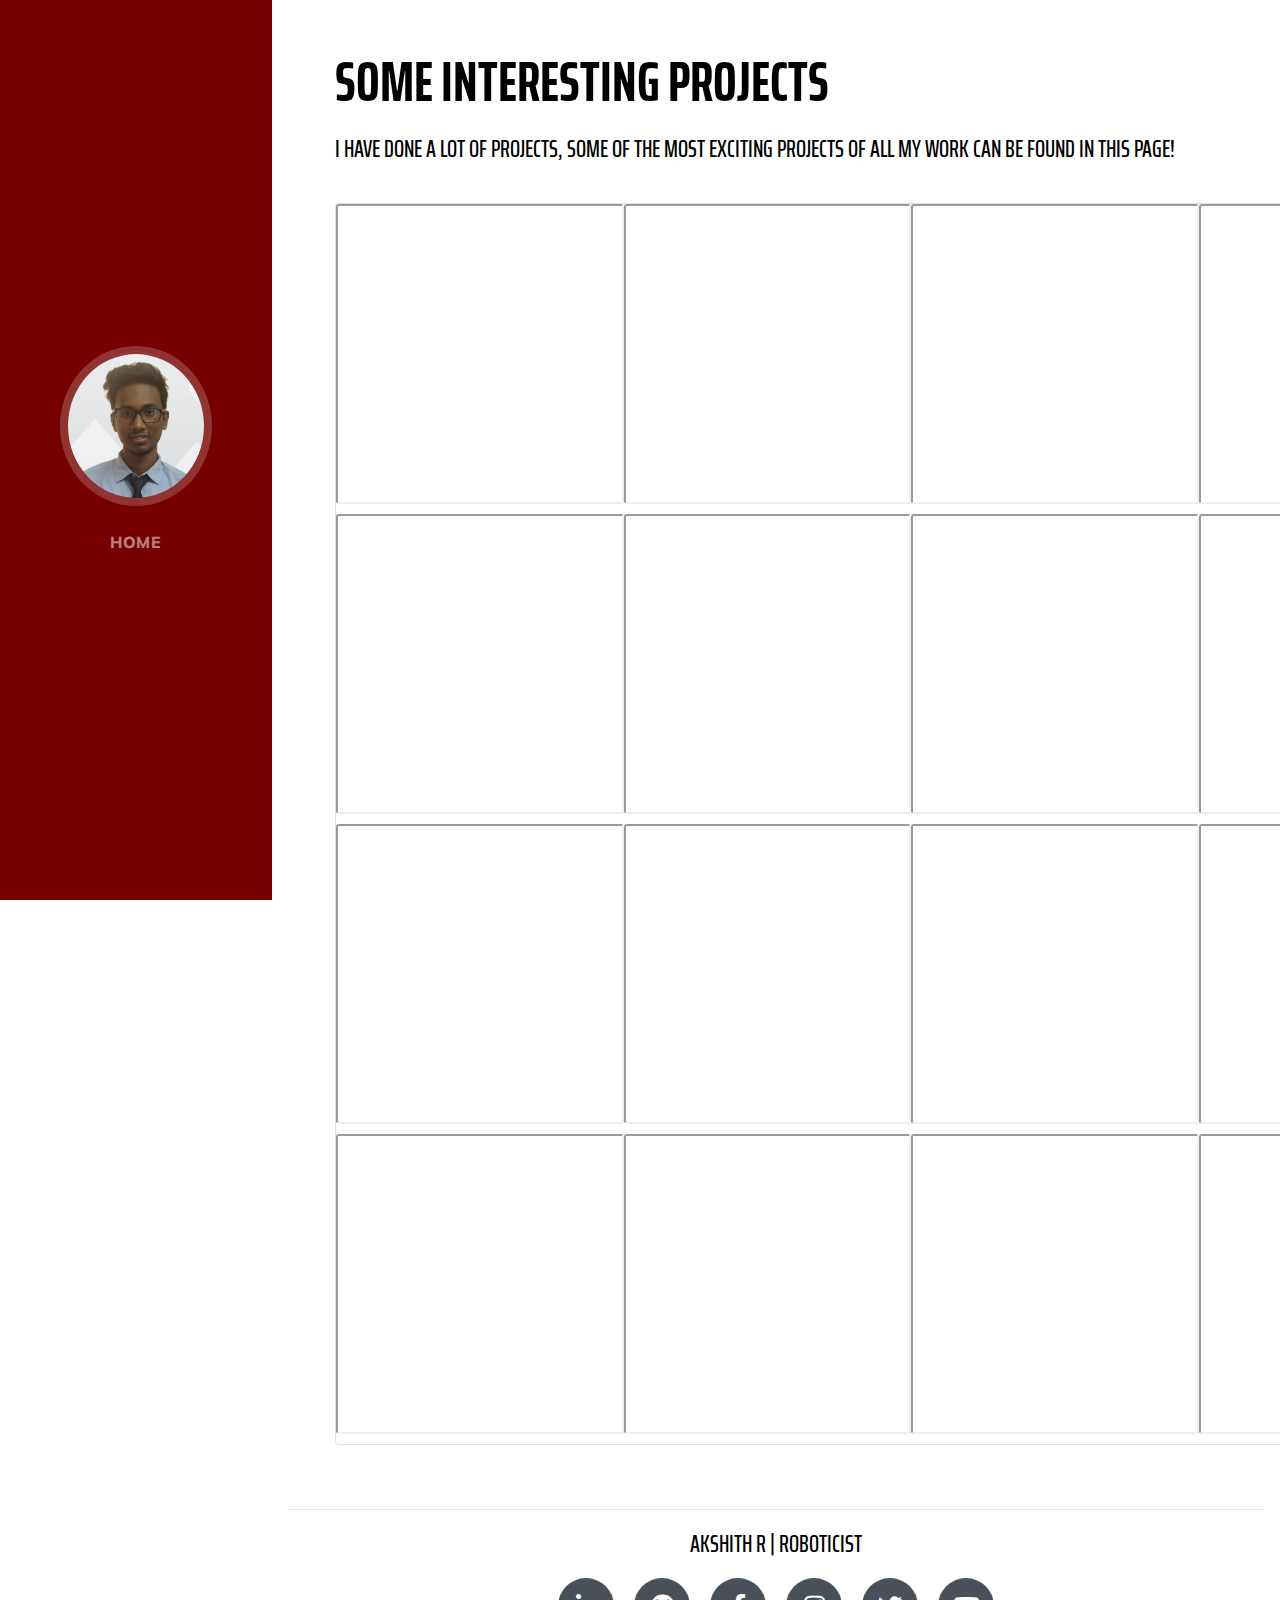
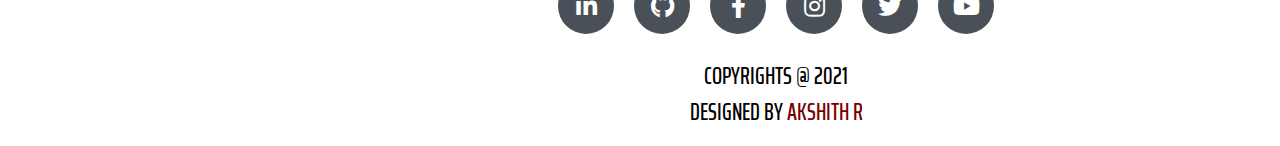
<file: project.html>
<!DOCTYPE html>
<html lang="en">

  <head>
  
    <meta charset="utf-8" />
    <meta name="viewport" content="width=device-width, initial-scale=1, shrink-to-fit=no"/>
    <meta name="description" content="Personal Website of Akshith R, A Roboticist from Chennai, India." />
    <meta name="keywords" content="Akshith R, Portfolio, Robotics, Personal Website">
    <meta name="author" content="Akshith R"/>
    <meta name="robots" content="index, follow"/>

    <title>Akshith R | Roboticist</title>

    <link href="vendor/bootstrap.min.css" rel="stylesheet" />
    <link href="https://fonts.googleapis.com/css?family=Saira+Extra+Condensed:500,700" rel="stylesheet"/>
    <link href="https://fonts.googleapis.com/css?family=Muli:400,400i,800,800i" rel="stylesheet"/>
   
    <link rel="stylesheet" href="https://cdnjs.cloudflare.com/ajax/libs/font-awesome/5.15.3/css/all.min.css">

    <link href="css/animate.css" rel="stylesheet" />
    <link href="css/resume.css" rel="stylesheet" />
    <link href="css/hover.css" rel="stylesheet" />
    <link href="css/progress.css" rel="stylesheet" />

  </head>

  <body>
    <nav class="navbar navbar-expand-lg navbar-dark bg-primary fixed-top" id="sideNav">
      <a class="navbar-brand js-scroll-trigger" href="#about">
        <span class="d-block d-lg-none">Akshith R</span>
        <span class="d-none d-lg-block">
          <img class="img-fluid img-profile rounded-circle mx-auto mb-2 hvr-grow-rotate animated zoomInDown" src="img/ar.jpeg" alt="profile-pic"/>
        </span>
      </a>
      <button class="navbar-toggler" type="button"  data-toggle="collapse" data-target="#navbarSupportedContent" aria-controls="navbarSupportedContent" aria-expanded="false" aria-label="Toggle navigation">
        <span class="navbar-toggler-icon"></span>
      </button>
      <div class="collapse navbar-collapse" id="navbarSupportedContent">
        <ul class="navbar-nav">
          <li class="nav-item"><a class="nav-link js-scroll-trigger" href="index.html">Home</a></li>
        </ul>
      </div>
    </nav>

    <div class="container-fluid" id="about">

            <section id="certification" class="p-3 p-lg-5">
                <h2 class="mb-3">Some Interesting Projects</h2>
                  <div class="subheading mb-3">I have done a lot of projects, some of the most exciting projects of all my work can be found in this page! <br><br>
                    <div class="card mb-3">
                        <div class="row no-gutters">
                          <div class="col-md-3">
                            <iframe class="card-img" src="https://www.youtube.com/embed/E1lC10DH028?controls=0rel=0&html5=1&vq=hd720&modestbranding=1" frameborder="10"> </iframe>
                          </div>
                          <div class="col-md-3">
                            <iframe class="card-img" src="https://www.youtube.com/embed/_Shd2anppgU?controls=0?rel=0&html5=1&vq=hd720&modestbranding=1" frameborder="10"> </iframe>
                          </div>
                          <div class="col-md-3">
                            <iframe class="card-img" src="https://www.youtube.com/embed/VPXHJf3Sxdw?controls=0rel=0&html5=1&vq=hd720&modestbranding=1" frameborder="10"></iframe>
                          </div>
                          <div class="col-md-3">
                            <iframe class="card-img" src="https://www.youtube.com/embed/RgdsOJ20RpM?controls=0rel=0&html5=1&vq=hd720&modestbranding=1" frameborder="10"></iframe>
                          </div>
                          <div class="col-md-3">
                                <iframe class="card-img" src="https://www.youtube.com/embed/XaczCs7HUK8?controls=0rel=0&html5=1&vq=hd720&modestbranding=1" frameborder="10"> </iframe>
                          </div>
                          <div class="col-md-3">
                                <iframe class="card-img" src="https://www.youtube.com/embed/5bNRsjpZcsQ?controls=0rel=0&html5=1&vq=hd720&modestbranding=1" frameborder="10"> </iframe>
                          </div>
                          <div class="col-md-3">
                            <iframe class="card-img" src="https://www.youtube.com/embed/FmUhQjlfdq4?controls=0?rel=0&html5=1&vq=hd720&modestbranding=1" frameborder="10"> </iframe>
                          </div>
                          <div class="col-md-3">
                              <iframe class="card-img" src="https://www.youtube.com/embed/Dnu3SiWjOJk?controls=0rel=0&html5=1&vq=hd720&modestbranding=1" frameborder="10"> </iframe>
                          </div>
                          <div class="col-md-3">
                              <iframe class="card-img" src="https://www.youtube.com/embed/uuPQ1jU9bXg?controls=0?rel=0&html5=1&vq=hd720&modestbranding=1" frameborder="10"> </iframe>
                          </div>
                          <div class="col-md-3">
                              <iframe class="card-img" src="https://www.youtube.com/embed/uDLiu6EVIDM?controls=0rel=0&html5=1&vq=hd720&modestbranding=1" frameborder="10"></iframe>
                          </div>
                          <div class="col-md-3">
                              <iframe class="card-img" src="https://www.youtube.com/embed/ntvTwrhssII?controls=0rel=0&html5=1&vq=hd720&modestbranding=1" frameborder="10"> </iframe>
                          </div>
                          <div class="col-md-3">
                              <iframe class="card-img" src="https://www.youtube.com/embed/zpZHCtWVYQ0?controls=0rel=0&html5=1&vq=hd720&modestbranding=1" frameborder="10"></iframe>
                          </div>
                          <div class="col-md-3">
                              <iframe class="card-img" src="https://www.youtube.com/embed/zpZHCtWVYQ0?controls=0?rel=0&html5=1&vq=hd720&modestbranding=1" frameborder="10"> </iframe>
                          </div>
                          <div class="col-md-3">
                              <iframe class="card-img" src="https://www.youtube.com/embed/Csv-obmVq5Y?controls=0rel=0&html5=1&vq=hd720&modestbranding=1" frameborder="10"> </iframe>
                          </div>
                          <div class="col-md-3">
                              <iframe class="card-img" src="https://www.youtube.com/embed/nXUryr4fo8E?controls=0rel=0&html5=1&vq=hd720&modestbranding=1" frameborder="10"></iframe>
                          </div>
                          <div class="col-md-3">
                              <iframe class="card-img" src="https://www.youtube.com/embed/3BJ3jvIHA_A?controls=0rel=0&html5=1&vq=hd720&modestbranding=1" frameborder="10"> </iframe>
                          </div>
                          </div>
                        </div>
                      </div> 
            </section>

    <hr class="m-0 mb-3" />

    <section>
      <div class="cent">
        <div class="subheading mb-3">Akshith R | Roboticist</div>
        <div class="social-icons">
          <a href="https://www.linkedin.com/in/jerriebright/" target="_blank">
            <i class="fab fa-linkedin-in"></i>
          </a>
          <a href="https://github.com/jerriebright" target="_blank">
            <i class="fab fa-github"></i>
          </a>
          <a href="https://www.facebook.com/jerrin.jerrin.5891" target="_blank">
            <i class="fab fa-facebook-f"></i>
          </a>
          <a href="https://www.instagram.com/jerrie_bright/" target="_blank">
            <i class="fab fa-instagram"></i>
          </a>
          <a href="https://twitter.com/Jerrie_25" target="_blank">
            <i class="fab fa-twitter"></i>
          </a>
          <a href="https://www.youtube.com/channel/UCfCerFVkGn9mHUIoc5iD3Zw" target="_blank">
            <i class="fab fa-youtube"></i>
          </a>
        </div>    
        <br><div class="subheading">Copyrights @ 2021</div><div class="subheading mb-3">Designed by <a style="text-decoration:none" href="https://akshith08.github.io/portfolio/">Akshith R</a></div>
      </div>
    </section>

    <script src="vendor/jquery.min.js"></script>
    <script src="vendor/bootstrap.bundle.min.js"></script>
    <script src="vendor/jquery.easing.min.js"></script>
    <script src="js/resume.min.js"></script>
    <script src="js/pro.js"></script>  

    <script>
      document.createElement( "picture" );
    </script>
    <script src="js/picturefill.js" async></script>

  </body>
</html>
</file>
<file: css/resume.css>
body {
  font-family: 'Muli', -apple-system, BlinkMacSystemFont, 'Segoe UI', Roboto, 'Helvetica Neue', Arial, sans-serif, 'Apple Color Emoji', 'Segoe UI Emoji', 'Segoe UI Symbol', 'Noto Color Emoji';
  padding-top: 54px;
  color: #000;
  background-color: #fff;
  text-decoration-color: #760000;
}

@media (min-width: 992px) {
  body {
    padding-top: 0;
    padding-left: 17rem;
  }
}

@media (max-width: 500px){
  div .imgcent{
    align-items: center !important;
  }
}

h1,
h2,
h3,
h4,
h5,
h6 {
  font-family: 'Saira Extra Condensed', -apple-system, BlinkMacSystemFont, 'Segoe UI', Roboto, 'Helvetica Neue', Arial, sans-serif, 'Apple Color Emoji', 'Segoe UI Emoji', 'Segoe UI Symbol', 'Noto Color Emoji';
  font-weight: 700;
  text-transform: uppercase;
  color: #000;
}

h1 {
  font-size: 6rem;
  line-height: 5.5rem;
}

h2 {
  font-size: 3.5rem;
}

.small{
  font-size: 3.5rem;
}

h3 {
  font-size: 2rem;
}

p.lead {
  font-size: 1.15rem;
  font-weight: 400;
  color: #000;
}

p{
  color: #000;
  font-weight: 500;
}

li{
  font-weight: 500;
}

strong{
  color: #000;
}

.subheading {
  text-transform: uppercase;
  font-weight: 500;
  font-family: 'Saira Extra Condensed', -apple-system, BlinkMacSystemFont, 'Segoe UI', Roboto, 'Helvetica Neue', Arial, sans-serif, 'Apple Color Emoji', 'Segoe UI Emoji', 'Segoe UI Symbol', 'Noto Color Emoji';
  font-size: 1.5rem;
}

.card-img{
  height: 300px;
}

.card{
   width: 90rem;
}

.brk{
  display: block;
}

.social-icons a {
  display: inline-block;
  height: 3.5rem;
  width: 3.5rem;
  background-color: #495057;
  color: #fff !important;
  border-radius: 100%;
  text-align: center;
  font-size: 1.5rem;
  line-height: 3.5rem;
  margin-right: 1rem;
}

.social-icons a:last-child {
  margin-right: 0;
}

.social-icons a:hover {
  background-color: #760000;
}

.dev-icons {
  font-size: 3rem;
}

.dev-icons .list-inline-item i:hover {
  color: #760000;
}

#sideNav .navbar-nav .nav-item .nav-link {
  font-weight: 800;
  letter-spacing: 0.05rem;
  text-transform: uppercase;
}

#sideNav .navbar-toggler:focus {
  outline-color: #d48a6e;
}

.inv{
  display: none;
}

.vis{
  display: inline;
}

@media (min-width: 992px) {
  #sideNav {
    text-align: center;
    position: fixed;
    top: 0;
    left: 0;
    display: -webkit-box;
    display: -ms-flexbox;
    display: flex;
    -webkit-box-orient: vertical;
    -webkit-box-direction: normal;
    -ms-flex-direction: column;
    flex-direction: column;
    width: 17rem;
    height: 100vh;
  }
  #sideNav .navbar-brand {
    display: -webkit-box;
    display: -ms-flexbox;
    display: flex;
    margin: auto auto 0;
    padding: 0.5rem;
  }
  #sideNav .navbar-brand .img-profile {
    max-width: 10rem;
    max-height: 10rem;
    border: 0.5rem solid rgba(255, 255, 255, 0.2);
  }
  #sideNav .navbar-collapse {
    display: -webkit-box;
    display: -ms-flexbox;
    display: flex;
    -webkit-box-align: start;
    -ms-flex-align: start;
    align-items: flex-start;
    -webkit-box-flex: 0;
    -ms-flex-positive: 0;
    flex-grow: 0;
    width: 100%;
    margin-bottom: auto;
  }
  #sideNav .navbar-collapse .navbar-nav {
    -webkit-box-orient: vertical;
    -webkit-box-direction: normal;
    -ms-flex-direction: column;
    flex-direction: column;
    width: 100%;
  }
  #sideNav .navbar-collapse .navbar-nav .nav-item {
    display: block;
  }
  #sideNav .navbar-collapse .navbar-nav .nav-item .nav-link {
    display: block;
  }
}

.mapx{
  width: 730px;
  height: 435px; 
}

.hvr-forward{
  margin-top: 50px;
}

.hvr-forward1{
  margin-top: 50px;
}

section.resume-section {
  padding-top: 5rem !important;
  padding-bottom: 5rem !important;
  max-width: 75rem;
  color: #000;
}

.resume-content{
  background-color: #fff;
}

.cent{
  text-align: center;
}

.error{
  color: red;
}

/* NEW EDITS */
@media (min-width: 1100px){
  .card{
   width: 72rem;
  }
  .card-ima{
   width: 475px;
 }
}

/* TO THIS.. */

.success {
  color: red;
  text-align: center;
  font-weight: bold;
  font-size: 14px;
}

.hov{
  -webkit-transform: scale(1);
  transform: scale(1);
  -webkit-transition: .3s ease-in-out;
  transition: .3s ease-in-out;
}

.siz{
  width: 10%;
  height: 10%;
}

.sib{
  width: 13%;
  height: 13%;
}

.size{
    width: 8.5%;
  height: 8.5%;
}

.sz{  
  width: 7%;
  height: 7%;
}

.ss{
  width: 6%;
  height: 6%; 
}

.sze{  
  width: 5%;
  height: 5%;
}

.se{  
  width: 4.85%;
  height: 4.85%;
}

.hov:hover{
  -webkit-transform: scale(1.1);
  transform: scale(1.1);
  overflow: hidden;
  z-index: 100;
}

.xxx{
  background-color: #fff;
}

.flt{
  float: right;
  margin-top: -300px;
  margin-right: 200px;
}

.card-imag{
  width: 600px;
  height: 350px;
}

.card-ima{
  width: 475px;
  height: 350px;
}

section.resume-section .resume-item .resume-date {
  min-width: none;
}

@media (min-width: 768px) {
  section.resume-section {
    min-height: 100vh;
  }
  section.resume-section .resume-item .resume-date {
    min-width: 18rem;
  }
}

@media (max-width: 900px){
 .job-font-size{
    font-size: 22px;
  }
  .brk{
    display: inline;
  }
  .inv{
    display: inline;
  }
  .vis{
    display: none;
  }
  .sz{
    font-size: 40px !important;
  }
  .ss{
    width: 13%;
    height: 13%;  
  }
  .siz{
    width: 10%;
    height: 10%;  
  }
    .sib{
    width: 10%;
    height: 10%;  
  }
  .sze{
    width: 10%;
    height: 10%;  
  }
  .se{
    width: 10%;
    height: 10%;  
  }
 .hvr-forward{
    font-size: 75px; 
  }
  .hvr-forward1{
  margin-top: 0px;
  }
  .mapx{
     width: 280px;
     height: 300px;
  }
  .social-icons a{
    align-items: center;
  }
  .rob{
  font-size: 2.5rem !important;
  }
  .imgcent{
    align-items: center !important;
  }
  .small{
    font-size: 40px;
  }
  .card{
   width: 18rem;
  }
  .siz{
    width: 30%;
    height: 30%;
  }
  .sz{
    width: 15%;
    height: 15%;    
  }
  .size{
    width: 17%;
    height: 17%;
  }
  .card-imag{
    width: 290px;
  }
  .card-ima{
    width: 287px;
  }
  .rem{
    display: none;
  }
  .flt{
    float: left;
    margin-top: 0px;
    margin-right:0px; 
    width: 300px;   
  }
}

@media (min-width: 992px) {
  section.resume-section {
    padding-top: 3rem !important;
    padding-bottom: 3rem !important;
  }
}

.bg-primary {
  background-color: #760000 !important;
}

.xx{
   font-size: 30px;
}

.text-primary {
  color: #760000 !important;
}

.hvr-hang{
  background-color: #fff;
}

.xx{
  background-color: #fff;
}

a {
  color: #760000;
}

a:hover, a:focus, a:active {
  color: #824027;
}

#feedback-page{
  text-align:center;
}

#text-feedback{
  width: 80%;
  padding-left: 10%;
  padding-right: 10%;
  background-color:#fff;
  text-align:center;
}

#form-main{
  width:100%;
  float:left;
  padding-top:30px;
}

#form-div {
  background-color:#3c3c3c;
  padding-left:35px;
  padding-right:35px;
  padding-top:35px;
  padding-bottom:50px;
  width: 450px;
  float: left;
  left: 50%;
  position: absolute;
  margin-left: -260px;
}

.feedback-input {
  opacity:0.9;
  color:#0493bd;
  font-weight:400;
  font-size: 18px;
  border-radius: 0;
  line-height: 22px;
  background-color: #fbfbfb;
  border: 3px solid #fbfbfb;
  padding: 13px 13px 13px 54px;
  margin-bottom: 10px;
  width:100%;
  -webkit-box-sizing: border-box;
  -moz-box-sizing: border-box;
  -ms-box-sizing: border-box;
  box-sizing: border-box;
}

.feedback-input:focus{
  background: #fff;
  box-shadow: 0;
  border: 3px solid #760000;
  color: #760000;
  outline: none;
  padding: 13px 13px 13px 54px;
}

.focused{
  color:#30aed6;
  border:#30aed6 solid 3px;
}

/* Icons ---------------------------------- */
#name{
  background-image: url(http://rexkirby.com/kirbyandson/images/name.svg);
  background-size: 30px 30px;
  background-position: 11px 8px;
  background-repeat: no-repeat;
}

#name:focus{
  background-image: url(http://rexkirby.com/kirbyandson/images/name.svg);
  background-size: 30px 30px;
  background-position: 8px 5px;
  background-position: 11px 8px;
  background-repeat: no-repeat;
}

#email{
  background-image: url(http://rexkirby.com/kirbyandson/images/email.svg);
  background-size: 30px 30px;
  background-position: 11px 8px;
  background-repeat: no-repeat;
}

#email:focus{
  background-image: url(http://rexkirby.com/kirbyandson/images/email.svg);
  background-size: 30px 30px;
  background-position: 11px 8px;
  background-repeat: no-repeat;
}

#comment{
  background-image: url(http://rexkirby.com/kirbyandson/images/comment.svg);
  background-size: 30px 30px;
  background-position: 11px 8px;
  background-repeat: no-repeat;
}

textarea {
  width: 100%;
  height: 100px;
  line-height: 150%;
}

input:hover, textarea:hover,
input:focus, textarea:focus {
  background-color:white;
}

#button-blue{
  float:left;
  width: 100%;
  border: #fbfbfb solid 4px;
  cursor:pointer;
  background-color: #760000;
  color:white;
  font-size:24px;
  padding-top:22px;
  padding-bottom:22px;
  -webkit-transition: all 0.3s;
  -moz-transition: all 0.3s;
  transition: all 0.3s;
}

#button-blue:hover{
  background-color: rgba(0,0,0,0);
  color: #760000;
}
  
.submit:hover {
  color: #760000;
}
  
.ease {
  border-top:3px #3c3c3c solid;
  width: 0px;
  height: 76px;
  background-color: #fbfbfb;
  -webkit-transition: .3s ease;
  -moz-transition: .3s ease;
  -o-transition: .3s ease;
  -ms-transition: .3s ease;
  transition: .3s ease;
}

.submit:hover .ease{
  width:100%;
  background-color:white;
}

@media only screen and (max-width: 580px) {
  #form-div{
    left: 3%;
    margin-right: 3%;
    width: 88%;
    margin-left: 0;
    padding-left: 3%;
    padding-right: 3%;
  }

  #button-blue{
    height: 60px;
    padding-top:8px;
  }
}

#slider,
.wrap,
.slide-content {
  width: 600px;
  height: 350px;
  overflow-x: hidden;
}

.wrap {
  position: relative;
}

.slide-content {
  display: flex;
  flex-direction: column;
  justify-content: center;
  align-items: center;
  text-align: center;
}

.slide-content span {
  font-size: 5rem;
  color: #fff;
}

.arrow {
  cursor: pointer;
  position: absolute;
  top: 50%;
  margin-top: -35px;
  width: 0;
  height: 0;
  border-style: solid;
}

.slide {
  background-size: cover;
  background-position: center;
  background-repeat: no-repeat;
}

#arrow-left {
  border-width: 20px 30px 20px 0;
  border-color: transparent #fff transparent transparent;
  left: 0;
  margin-left: 30px;
}

#arrow-right {
  border-width: 20px 0 20px 30px;
  border-color: transparent transparent transparent #fff;
  right: 0;
  margin-right: 30px;
}

@media (max-width: 574px) {
  #slider,
  .wrap,
  .slide-content {
    width: 100%;
  }
}

.blac{
  color: #000;
}

.slidea {
  background-size: cover;
  background-position: center;
  background-repeat: no-repeat;
}

#arrow-lefta {
  border-width: 20px 30px 20px 0;
  border-color: transparent #fff transparent transparent;
  left: 0;
  margin-left: 30px;
}

#arrow-righta {
  border-width: 20px 0 20px 30px;
  border-color: transparent transparent transparent #fff;
  right: 0;
  margin-right: 30px;
}

.slideb {
  background-size: cover;
  background-position: center;
  background-repeat: no-repeat;
}

#arrow-leftb {
  border-width: 20px 30px 20px 0;
  border-color: transparent #fff transparent transparent;
  left: 0;
  margin-left: 30px;
}

#arrow-rightb {
  border-width: 20px 0 20px 30px;
  border-color: transparent transparent transparent #fff;
  right: 0;
  margin-right: 30px;
}

.slidec {
  background-size: cover;
  background-position: center;
  background-repeat: no-repeat;
}

#arrow-leftc {
  border-width: 20px 30px 20px 0;
  border-color: transparent #fff transparent transparent;
  left: 0;
  margin-left: 30px;
}

#arrow-rightc {
  border-width: 20px 0 20px 30px;
  border-color: transparent transparent transparent #fff;
  right: 0;
  margin-right: 30px;
}

.slidee {
  background-size: cover;
  background-position: center;
  background-repeat: no-repeat;
}

#arrow-lefte {
  border-width: 20px 30px 20px 0;
  border-color: transparent #fff transparent transparent;
  left: 0;
  margin-left: 30px;
}

#arrow-righte {
  border-width: 20px 0 20px 30px;
  border-color: transparent transparent transparent #fff;
  right: 0;
  margin-right: 30px;
}

.slidez {
  background-size: cover;
  background-position: center;
  background-repeat: no-repeat;
}

#arrow-leftz {
  border-width: 20px 30px 20px 0;
  border-color: transparent #fff transparent transparent;
  left: 0;
  margin-left: 30px;
}

#arrow-rightz {
  border-width: 20px 0 20px 30px;
  border-color: transparent transparent transparent #fff;
  right: 0;
  margin-right: 30px;
}
</file>
<file: css/hover.css>
.hvr-grow {
  display: inline-block;
  vertical-align: middle;
  -webkit-transform: perspective(1px) translateZ(0);
  transform: perspective(1px) translateZ(0);
  box-shadow: 0 0 1px rgba(0, 0, 0, 0);
  -webkit-transition-duration: 0.3s;
  transition-duration: 0.3s;
  -webkit-transition-property: transform;
  transition-property: transform;
}
.hvr-grow:hover, .hvr-grow:focus, .hvr-grow:active {
  -webkit-transform: scale(1.1);
  transform: scale(1.1);
}

/* Shrink */
.hvr-shrink {
  display: inline-block;
  vertical-align: middle;
  -webkit-transform: perspective(1px) translateZ(0);
  transform: perspective(1px) translateZ(0);
  box-shadow: 0 0 1px rgba(0, 0, 0, 0);
  -webkit-transition-duration: 0.3s;
  transition-duration: 0.3s;
  -webkit-transition-property: transform;
  transition-property: transform;
}
.hvr-shrink:hover, .hvr-shrink:focus, .hvr-shrink:active {
  -webkit-transform: scale(0.9);
  transform: scale(0.9);
}

/* Pulse */
@-webkit-keyframes hvr-pulse {
  25% {
    -webkit-transform: scale(1.1);
    transform: scale(1.1);
  }
  75% {
    -webkit-transform: scale(0.9);
    transform: scale(0.9);
  }
}
@keyframes hvr-pulse {
  25% {
    -webkit-transform: scale(1.1);
    transform: scale(1.1);
  }
  75% {
    -webkit-transform: scale(0.9);
    transform: scale(0.9);
  }
}
.hvr-pulse {
  display: inline-block;
  vertical-align: middle;
  -webkit-transform: perspective(1px) translateZ(0);
  transform: perspective(1px) translateZ(0);
  box-shadow: 0 0 1px rgba(0, 0, 0, 0);
}
.hvr-pulse:hover, .hvr-pulse:focus, .hvr-pulse:active {
  -webkit-animation-name: hvr-pulse;
  animation-name: hvr-pulse;
  -webkit-animation-duration: 1s;
  animation-duration: 1s;
  -webkit-animation-timing-function: linear;
  animation-timing-function: linear;
  -webkit-animation-iteration-count: infinite;
  animation-iteration-count: infinite;
}

/* Pulse Grow */
@-webkit-keyframes hvr-pulse-grow {
  to {
    -webkit-transform: scale(1.1);
    transform: scale(1.1);
  }
}
@keyframes hvr-pulse-grow {
  to {
    -webkit-transform: scale(1.1);
    transform: scale(1.1);
  }
}
.hvr-pulse-grow {
  display: inline-block;
  vertical-align: middle;
  -webkit-transform: perspective(1px) translateZ(0);
  transform: perspective(1px) translateZ(0);
  box-shadow: 0 0 1px rgba(0, 0, 0, 0);
}
.hvr-pulse-grow:hover, .hvr-pulse-grow:focus, .hvr-pulse-grow:active {
  -webkit-animation-name: hvr-pulse-grow;
  animation-name: hvr-pulse-grow;
  -webkit-animation-duration: 0.3s;
  animation-duration: 0.3s;
  -webkit-animation-timing-function: linear;
  animation-timing-function: linear;
  -webkit-animation-iteration-count: infinite;
  animation-iteration-count: infinite;
  -webkit-animation-direction: alternate;
  animation-direction: alternate;
}

/* Pulse Shrink */
@-webkit-keyframes hvr-pulse-shrink {
  to {
    -webkit-transform: scale(0.9);
    transform: scale(0.9);
  }
}
@keyframes hvr-pulse-shrink {
  to {
    -webkit-transform: scale(0.9);
    transform: scale(0.9);
  }
}
.hvr-pulse-shrink {
  display: inline-block;
  vertical-align: middle;
  -webkit-transform: perspective(1px) translateZ(0);
  transform: perspective(1px) translateZ(0);
  box-shadow: 0 0 1px rgba(0, 0, 0, 0);
}
.hvr-pulse-shrink:hover, .hvr-pulse-shrink:focus, .hvr-pulse-shrink:active {
  -webkit-animation-name: hvr-pulse-shrink;
  animation-name: hvr-pulse-shrink;
  -webkit-animation-duration: 0.3s;
  animation-duration: 0.3s;
  -webkit-animation-timing-function: linear;
  animation-timing-function: linear;
  -webkit-animation-iteration-count: infinite;
  animation-iteration-count: infinite;
  -webkit-animation-direction: alternate;
  animation-direction: alternate;
}

/* Push */
@-webkit-keyframes hvr-push {
  50% {
    -webkit-transform: scale(0.8);
    transform: scale(0.8);
  }
  100% {
    -webkit-transform: scale(1);
    transform: scale(1);
  }
}
@keyframes hvr-push {
  50% {
    -webkit-transform: scale(0.8);
    transform: scale(0.8);
  }
  100% {
    -webkit-transform: scale(1);
    transform: scale(1);
  }
}
.hvr-push {
  display: inline-block;
  vertical-align: middle;
  -webkit-transform: perspective(1px) translateZ(0);
  transform: perspective(1px) translateZ(0);
  box-shadow: 0 0 1px rgba(0, 0, 0, 0);
}
.hvr-push:hover, .hvr-push:focus, .hvr-push:active {
  -webkit-animation-name: hvr-push;
  animation-name: hvr-push;
  -webkit-animation-duration: 0.3s;
  animation-duration: 0.3s;
  -webkit-animation-timing-function: linear;
  animation-timing-function: linear;
  -webkit-animation-iteration-count: 1;
  animation-iteration-count: 1;
}

/* Pop */
@-webkit-keyframes hvr-pop {
  50% {
    -webkit-transform: scale(1.2);
    transform: scale(1.2);
  }
}
@keyframes hvr-pop {
  50% {
    -webkit-transform: scale(1.2);
    transform: scale(1.2);
  }
}
.hvr-pop {
  display: inline-block;
  vertical-align: middle;
  -webkit-transform: perspective(1px) translateZ(0);
  transform: perspective(1px) translateZ(0);
  box-shadow: 0 0 1px rgba(0, 0, 0, 0);
}
.hvr-pop:hover, .hvr-pop:focus, .hvr-pop:active {
  -webkit-animation-name: hvr-pop;
  animation-name: hvr-pop;
  -webkit-animation-duration: 0.3s;
  animation-duration: 0.3s;
  -webkit-animation-timing-function: linear;
  animation-timing-function: linear;
  -webkit-animation-iteration-count: 1;
  animation-iteration-count: 1;
}

/* Bounce In */
.hvr-bounce-in {
  display: inline-block;
  vertical-align: middle;
  -webkit-transform: perspective(1px) translateZ(0);
  transform: perspective(1px) translateZ(0);
  box-shadow: 0 0 1px rgba(0, 0, 0, 0);
  -webkit-transition-duration: 0.5s;
  transition-duration: 0.5s;
}
.hvr-bounce-in:hover, .hvr-bounce-in:focus, .hvr-bounce-in:active {
  -webkit-transform: scale(1.2);
  transform: scale(1.2);
  -webkit-transition-timing-function: cubic-bezier(0.47, 2.02, 0.31, -0.36);
  transition-timing-function: cubic-bezier(0.47, 2.02, 0.31, -0.36);
}

/* Bounce Out */
.hvr-bounce-out {
  display: inline-block;
  vertical-align: middle;
  -webkit-transform: perspective(1px) translateZ(0);
  transform: perspective(1px) translateZ(0);
  box-shadow: 0 0 1px rgba(0, 0, 0, 0);
  -webkit-transition-duration: 0.5s;
  transition-duration: 0.5s;
}
.hvr-bounce-out:hover, .hvr-bounce-out:focus, .hvr-bounce-out:active {
  -webkit-transform: scale(0.8);
  transform: scale(0.8);
  -webkit-transition-timing-function: cubic-bezier(0.47, 2.02, 0.31, -0.36);
  transition-timing-function: cubic-bezier(0.47, 2.02, 0.31, -0.36);
}

/* Rotate */
.hvr-rotate {
  display: inline-block;
  vertical-align: middle;
  -webkit-transform: perspective(1px) translateZ(0);
  transform: perspective(1px) translateZ(0);
  box-shadow: 0 0 1px rgba(0, 0, 0, 0);
  -webkit-transition-duration: 0.3s;
  transition-duration: 0.3s;
  -webkit-transition-property: transform;
  transition-property: transform;
}
.hvr-rotate:hover, .hvr-rotate:focus, .hvr-rotate:active {
  -webkit-transform: rotate(4deg);
  transform: rotate(4deg);
}

/* Grow Rotate */
.hvr-grow-rotate {
  display: inline-block;
  vertical-align: middle;
  -webkit-transform: perspective(1px) translateZ(0);
  transform: perspective(1px) translateZ(0);
  box-shadow: 0 0 1px rgba(0, 0, 0, 0);
  -webkit-transition-duration: 0.3s;
  transition-duration: 0.3s;
  -webkit-transition-property: transform;
  transition-property: transform;
}
.hvr-grow-rotate:hover, .hvr-grow-rotate:focus, .hvr-grow-rotate:active {
  -webkit-transform: scale(1.1) rotate(4deg);
  transform: scale(1.1) rotate(4deg);
}

/* Float */
.hvr-float {
  display: inline-block;
  vertical-align: middle;
  -webkit-transform: perspective(1px) translateZ(0);
  transform: perspective(1px) translateZ(0);
  box-shadow: 0 0 1px rgba(0, 0, 0, 0);
  -webkit-transition-duration: 0.3s;
  transition-duration: 0.3s;
  -webkit-transition-property: transform;
  transition-property: transform;
  -webkit-transition-timing-function: ease-out;
  transition-timing-function: ease-out;
}
.hvr-float:hover, .hvr-float:focus, .hvr-float:active {
  -webkit-transform: translateY(-8px);
  transform: translateY(-8px);
}

/* Sink */
.hvr-sink {
  display: inline-block;
  vertical-align: middle;
  -webkit-transform: perspective(1px) translateZ(0);
  transform: perspective(1px) translateZ(0);
  box-shadow: 0 0 1px rgba(0, 0, 0, 0);
  -webkit-transition-duration: 0.3s;
  transition-duration: 0.3s;
  -webkit-transition-property: transform;
  transition-property: transform;
  -webkit-transition-timing-function: ease-out;
  transition-timing-function: ease-out;
}
.hvr-sink:hover, .hvr-sink:focus, .hvr-sink:active {
  -webkit-transform: translateY(8px);
  transform: translateY(8px);
}

/* Bob */
@-webkit-keyframes hvr-bob {
  0% {
    -webkit-transform: translateY(-8px);
    transform: translateY(-8px);
  }
  50% {
    -webkit-transform: translateY(-4px);
    transform: translateY(-4px);
  }
  100% {
    -webkit-transform: translateY(-8px);
    transform: translateY(-8px);
  }
}
@keyframes hvr-bob {
  0% {
    -webkit-transform: translateY(-8px);
    transform: translateY(-8px);
  }
  50% {
    -webkit-transform: translateY(-4px);
    transform: translateY(-4px);
  }
  100% {
    -webkit-transform: translateY(-8px);
    transform: translateY(-8px);
  }
}
@-webkit-keyframes hvr-bob-float {
  100% {
    -webkit-transform: translateY(-8px);
    transform: translateY(-8px);
  }
}
@keyframes hvr-bob-float {
  100% {
    -webkit-transform: translateY(-8px);
    transform: translateY(-8px);
  }
}
.hvr-bob {
  display: inline-block;
  vertical-align: middle;
  -webkit-transform: perspective(1px) translateZ(0);
  transform: perspective(1px) translateZ(0);
  box-shadow: 0 0 1px rgba(0, 0, 0, 0);
}
.hvr-bob:hover, .hvr-bob:focus, .hvr-bob:active {
  -webkit-animation-name: hvr-bob-float, hvr-bob;
  animation-name: hvr-bob-float, hvr-bob;
  -webkit-animation-duration: .3s, 1.5s;
  animation-duration: .3s, 1.5s;
  -webkit-animation-delay: 0s, .3s;
  animation-delay: 0s, .3s;
  -webkit-animation-timing-function: ease-out, ease-in-out;
  animation-timing-function: ease-out, ease-in-out;
  -webkit-animation-iteration-count: 1, infinite;
  animation-iteration-count: 1, infinite;
  -webkit-animation-fill-mode: forwards;
  animation-fill-mode: forwards;
  -webkit-animation-direction: normal, alternate;
  animation-direction: normal, alternate;
}

/* Hang */
@-webkit-keyframes hvr-hang {
  0% {
    -webkit-transform: translateY(8px);
    transform: translateY(8px);
  }
  50% {
    -webkit-transform: translateY(4px);
    transform: translateY(4px);
  }
  100% {
    -webkit-transform: translateY(8px);
    transform: translateY(8px);
  }
}
@keyframes hvr-hang {
  0% {
    -webkit-transform: translateY(8px);
    transform: translateY(8px);
  }
  50% {
    -webkit-transform: translateY(4px);
    transform: translateY(4px);
  }
  100% {
    -webkit-transform: translateY(8px);
    transform: translateY(8px);
  }
}
@-webkit-keyframes hvr-hang-sink {
  100% {
    -webkit-transform: translateY(8px);
    transform: translateY(8px);
  }
}
@keyframes hvr-hang-sink {
  100% {
    -webkit-transform: translateY(8px);
    transform: translateY(8px);
  }
}
.hvr-hang {
  display: inline-block;
  vertical-align: middle;
  -webkit-transform: perspective(1px) translateZ(0);
  transform: perspective(1px) translateZ(0);
  box-shadow: 0 0 1px rgba(0, 0, 0, 0);
}
.hvr-hang:hover, .hvr-hang:focus, .hvr-hang:active {
  -webkit-animation-name: hvr-hang-sink, hvr-hang;
  animation-name: hvr-hang-sink, hvr-hang;
  -webkit-animation-duration: .3s, 1.5s;
  animation-duration: .3s, 1.5s;
  -webkit-animation-delay: 0s, .3s;
  animation-delay: 0s, .3s;
  -webkit-animation-timing-function: ease-out, ease-in-out;
  animation-timing-function: ease-out, ease-in-out;
  -webkit-animation-iteration-count: 1, infinite;
  animation-iteration-count: 1, infinite;
  -webkit-animation-fill-mode: forwards;
  animation-fill-mode: forwards;
  -webkit-animation-direction: normal, alternate;
  animation-direction: normal, alternate;
}

/* Skew */
.hvr-skew {
  display: inline-block;
  vertical-align: middle;
  -webkit-transform: perspective(1px) translateZ(0);
  transform: perspective(1px) translateZ(0);
  box-shadow: 0 0 1px rgba(0, 0, 0, 0);
  -webkit-transition-duration: 0.3s;
  transition-duration: 0.3s;
  -webkit-transition-property: transform;
  transition-property: transform;
}
.hvr-skew:hover, .hvr-skew:focus, .hvr-skew:active {
  -webkit-transform: skew(-10deg);
  transform: skew(-10deg);
}

/* Skew Forward */
.hvr-skew-forward {
  display: inline-block;
  vertical-align: middle;
  -webkit-transform: perspective(1px) translateZ(0);
  transform: perspective(1px) translateZ(0);
  box-shadow: 0 0 1px rgba(0, 0, 0, 0);
  -webkit-transition-duration: 0.3s;
  transition-duration: 0.3s;
  -webkit-transition-property: transform;
  transition-property: transform;
  -webkit-transform-origin: 0 100%;
  transform-origin: 0 100%;
}
.hvr-skew-forward:hover, .hvr-skew-forward:focus, .hvr-skew-forward:active {
  -webkit-transform: skew(-10deg);
  transform: skew(-10deg);
}

/* Skew Backward */
.hvr-skew-backward {
  display: inline-block;
  vertical-align: middle;
  -webkit-transform: perspective(1px) translateZ(0);
  transform: perspective(1px) translateZ(0);
  box-shadow: 0 0 1px rgba(0, 0, 0, 0);
  -webkit-transition-duration: 0.3s;
  transition-duration: 0.3s;
  -webkit-transition-property: transform;
  transition-property: transform;
  -webkit-transform-origin: 0 100%;
  transform-origin: 0 100%;
}
.hvr-skew-backward:hover, .hvr-skew-backward:focus, .hvr-skew-backward:active {
  -webkit-transform: skew(10deg);
  transform: skew(10deg);
}

/* Wobble Vertical */
@-webkit-keyframes hvr-wobble-vertical {
  16.65% {
    -webkit-transform: translateY(8px);
    transform: translateY(8px);
  }
  33.3% {
    -webkit-transform: translateY(-6px);
    transform: translateY(-6px);
  }
  49.95% {
    -webkit-transform: translateY(4px);
    transform: translateY(4px);
  }
  66.6% {
    -webkit-transform: translateY(-2px);
    transform: translateY(-2px);
  }
  83.25% {
    -webkit-transform: translateY(1px);
    transform: translateY(1px);
  }
  100% {
    -webkit-transform: translateY(0);
    transform: translateY(0);
  }
}
@keyframes hvr-wobble-vertical {
  16.65% {
    -webkit-transform: translateY(8px);
    transform: translateY(8px);
  }
  33.3% {
    -webkit-transform: translateY(-6px);
    transform: translateY(-6px);
  }
  49.95% {
    -webkit-transform: translateY(4px);
    transform: translateY(4px);
  }
  66.6% {
    -webkit-transform: translateY(-2px);
    transform: translateY(-2px);
  }
  83.25% {
    -webkit-transform: translateY(1px);
    transform: translateY(1px);
  }
  100% {
    -webkit-transform: translateY(0);
    transform: translateY(0);
  }
}
.hvr-wobble-vertical {
  display: inline-block;
  vertical-align: middle;
  -webkit-transform: perspective(1px) translateZ(0);
  transform: perspective(1px) translateZ(0);
  box-shadow: 0 0 1px rgba(0, 0, 0, 0);
}
.hvr-wobble-vertical:hover, .hvr-wobble-vertical:focus, .hvr-wobble-vertical:active {
  -webkit-animation-name: hvr-wobble-vertical;
  animation-name: hvr-wobble-vertical;
  -webkit-animation-duration: 1s;
  animation-duration: 1s;
  -webkit-animation-timing-function: ease-in-out;
  animation-timing-function: ease-in-out;
  -webkit-animation-iteration-count: 1;
  animation-iteration-count: 1;
}

/* Wobble Horizontal */
@-webkit-keyframes hvr-wobble-horizontal {
  16.65% {
    -webkit-transform: translateX(8px);
    transform: translateX(8px);
  }
  33.3% {
    -webkit-transform: translateX(-6px);
    transform: translateX(-6px);
  }
  49.95% {
    -webkit-transform: translateX(4px);
    transform: translateX(4px);
  }
  66.6% {
    -webkit-transform: translateX(-2px);
    transform: translateX(-2px);
  }
  83.25% {
    -webkit-transform: translateX(1px);
    transform: translateX(1px);
  }
  100% {
    -webkit-transform: translateX(0);
    transform: translateX(0);
  }
}
@keyframes hvr-wobble-horizontal {
  16.65% {
    -webkit-transform: translateX(8px);
    transform: translateX(8px);
  }
  33.3% {
    -webkit-transform: translateX(-6px);
    transform: translateX(-6px);
  }
  49.95% {
    -webkit-transform: translateX(4px);
    transform: translateX(4px);
  }
  66.6% {
    -webkit-transform: translateX(-2px);
    transform: translateX(-2px);
  }
  83.25% {
    -webkit-transform: translateX(1px);
    transform: translateX(1px);
  }
  100% {
    -webkit-transform: translateX(0);
    transform: translateX(0);
  }
}
.hvr-wobble-horizontal {
  display: inline-block;
  vertical-align: middle;
  -webkit-transform: perspective(1px) translateZ(0);
  transform: perspective(1px) translateZ(0);
  box-shadow: 0 0 1px rgba(0, 0, 0, 0);
}
.hvr-wobble-horizontal:hover, .hvr-wobble-horizontal:focus, .hvr-wobble-horizontal:active {
  -webkit-animation-name: hvr-wobble-horizontal;
  animation-name: hvr-wobble-horizontal;
  -webkit-animation-duration: 1s;
  animation-duration: 1s;
  -webkit-animation-timing-function: ease-in-out;
  animation-timing-function: ease-in-out;
  -webkit-animation-iteration-count: 1;
  animation-iteration-count: 1;
}

/* Wobble To Bottom Right */
@-webkit-keyframes hvr-wobble-to-bottom-right {
  16.65% {
    -webkit-transform: translate(8px, 8px);
    transform: translate(8px, 8px);
  }
  33.3% {
    -webkit-transform: translate(-6px, -6px);
    transform: translate(-6px, -6px);
  }
  49.95% {
    -webkit-transform: translate(4px, 4px);
    transform: translate(4px, 4px);
  }
  66.6% {
    -webkit-transform: translate(-2px, -2px);
    transform: translate(-2px, -2px);
  }
  83.25% {
    -webkit-transform: translate(1px, 1px);
    transform: translate(1px, 1px);
  }
  100% {
    -webkit-transform: translate(0, 0);
    transform: translate(0, 0);
  }
}
@keyframes hvr-wobble-to-bottom-right {
  16.65% {
    -webkit-transform: translate(8px, 8px);
    transform: translate(8px, 8px);
  }
  33.3% {
    -webkit-transform: translate(-6px, -6px);
    transform: translate(-6px, -6px);
  }
  49.95% {
    -webkit-transform: translate(4px, 4px);
    transform: translate(4px, 4px);
  }
  66.6% {
    -webkit-transform: translate(-2px, -2px);
    transform: translate(-2px, -2px);
  }
  83.25% {
    -webkit-transform: translate(1px, 1px);
    transform: translate(1px, 1px);
  }
  100% {
    -webkit-transform: translate(0, 0);
    transform: translate(0, 0);
  }
}
.hvr-wobble-to-bottom-right {
  display: inline-block;
  vertical-align: middle;
  -webkit-transform: perspective(1px) translateZ(0);
  transform: perspective(1px) translateZ(0);
  box-shadow: 0 0 1px rgba(0, 0, 0, 0);
}
.hvr-wobble-to-bottom-right:hover, .hvr-wobble-to-bottom-right:focus, .hvr-wobble-to-bottom-right:active {
  -webkit-animation-name: hvr-wobble-to-bottom-right;
  animation-name: hvr-wobble-to-bottom-right;
  -webkit-animation-duration: 1s;
  animation-duration: 1s;
  -webkit-animation-timing-function: ease-in-out;
  animation-timing-function: ease-in-out;
  -webkit-animation-iteration-count: 1;
  animation-iteration-count: 1;
}

/* Wobble To Top Right */
@-webkit-keyframes hvr-wobble-to-top-right {
  16.65% {
    -webkit-transform: translate(8px, -8px);
    transform: translate(8px, -8px);
  }
  33.3% {
    -webkit-transform: translate(-6px, 6px);
    transform: translate(-6px, 6px);
  }
  49.95% {
    -webkit-transform: translate(4px, -4px);
    transform: translate(4px, -4px);
  }
  66.6% {
    -webkit-transform: translate(-2px, 2px);
    transform: translate(-2px, 2px);
  }
  83.25% {
    -webkit-transform: translate(1px, -1px);
    transform: translate(1px, -1px);
  }
  100% {
    -webkit-transform: translate(0, 0);
    transform: translate(0, 0);
  }
}
@keyframes hvr-wobble-to-top-right {
  16.65% {
    -webkit-transform: translate(8px, -8px);
    transform: translate(8px, -8px);
  }
  33.3% {
    -webkit-transform: translate(-6px, 6px);
    transform: translate(-6px, 6px);
  }
  49.95% {
    -webkit-transform: translate(4px, -4px);
    transform: translate(4px, -4px);
  }
  66.6% {
    -webkit-transform: translate(-2px, 2px);
    transform: translate(-2px, 2px);
  }
  83.25% {
    -webkit-transform: translate(1px, -1px);
    transform: translate(1px, -1px);
  }
  100% {
    -webkit-transform: translate(0, 0);
    transform: translate(0, 0);
  }
}
.hvr-wobble-to-top-right {
  display: inline-block;
  vertical-align: middle;
  -webkit-transform: perspective(1px) translateZ(0);
  transform: perspective(1px) translateZ(0);
  box-shadow: 0 0 1px rgba(0, 0, 0, 0);
}
.hvr-wobble-to-top-right:hover, .hvr-wobble-to-top-right:focus, .hvr-wobble-to-top-right:active {
  -webkit-animation-name: hvr-wobble-to-top-right;
  animation-name: hvr-wobble-to-top-right;
  -webkit-animation-duration: 1s;
  animation-duration: 1s;
  -webkit-animation-timing-function: ease-in-out;
  animation-timing-function: ease-in-out;
  -webkit-animation-iteration-count: 1;
  animation-iteration-count: 1;
}

/* Wobble Top */
@-webkit-keyframes hvr-wobble-top {
  16.65% {
    -webkit-transform: skew(-12deg);
    transform: skew(-12deg);
  }
  33.3% {
    -webkit-transform: skew(10deg);
    transform: skew(10deg);
  }
  49.95% {
    -webkit-transform: skew(-6deg);
    transform: skew(-6deg);
  }
  66.6% {
    -webkit-transform: skew(4deg);
    transform: skew(4deg);
  }
  83.25% {
    -webkit-transform: skew(-2deg);
    transform: skew(-2deg);
  }
  100% {
    -webkit-transform: skew(0);
    transform: skew(0);
  }
}
@keyframes hvr-wobble-top {
  16.65% {
    -webkit-transform: skew(-12deg);
    transform: skew(-12deg);
  }
  33.3% {
    -webkit-transform: skew(10deg);
    transform: skew(10deg);
  }
  49.95% {
    -webkit-transform: skew(-6deg);
    transform: skew(-6deg);
  }
  66.6% {
    -webkit-transform: skew(4deg);
    transform: skew(4deg);
  }
  83.25% {
    -webkit-transform: skew(-2deg);
    transform: skew(-2deg);
  }
  100% {
    -webkit-transform: skew(0);
    transform: skew(0);
  }
}
.hvr-wobble-top {
  display: inline-block;
  vertical-align: middle;
  -webkit-transform: perspective(1px) translateZ(0);
  transform: perspective(1px) translateZ(0);
  box-shadow: 0 0 1px rgba(0, 0, 0, 0);
  -webkit-transform-origin: 0 100%;
  transform-origin: 0 100%;
}
.hvr-wobble-top:hover, .hvr-wobble-top:focus, .hvr-wobble-top:active {
  -webkit-animation-name: hvr-wobble-top;
  animation-name: hvr-wobble-top;
  -webkit-animation-duration: 1s;
  animation-duration: 1s;
  -webkit-animation-timing-function: ease-in-out;
  animation-timing-function: ease-in-out;
  -webkit-animation-iteration-count: 1;
  animation-iteration-count: 1;
}

/* Wobble Bottom */
@-webkit-keyframes hvr-wobble-bottom {
  16.65% {
    -webkit-transform: skew(-12deg);
    transform: skew(-12deg);
  }
  33.3% {
    -webkit-transform: skew(10deg);
    transform: skew(10deg);
  }
  49.95% {
    -webkit-transform: skew(-6deg);
    transform: skew(-6deg);
  }
  66.6% {
    -webkit-transform: skew(4deg);
    transform: skew(4deg);
  }
  83.25% {
    -webkit-transform: skew(-2deg);
    transform: skew(-2deg);
  }
  100% {
    -webkit-transform: skew(0);
    transform: skew(0);
  }
}
@keyframes hvr-wobble-bottom {
  16.65% {
    -webkit-transform: skew(-12deg);
    transform: skew(-12deg);
  }
  33.3% {
    -webkit-transform: skew(10deg);
    transform: skew(10deg);
  }
  49.95% {
    -webkit-transform: skew(-6deg);
    transform: skew(-6deg);
  }
  66.6% {
    -webkit-transform: skew(4deg);
    transform: skew(4deg);
  }
  83.25% {
    -webkit-transform: skew(-2deg);
    transform: skew(-2deg);
  }
  100% {
    -webkit-transform: skew(0);
    transform: skew(0);
  }
}
.hvr-wobble-bottom {
  display: inline-block;
  vertical-align: middle;
  -webkit-transform: perspective(1px) translateZ(0);
  transform: perspective(1px) translateZ(0);
  box-shadow: 0 0 1px rgba(0, 0, 0, 0);
  -webkit-transform-origin: 100% 0;
  transform-origin: 100% 0;
}
.hvr-wobble-bottom:hover, .hvr-wobble-bottom:focus, .hvr-wobble-bottom:active {
  -webkit-animation-name: hvr-wobble-bottom;
  animation-name: hvr-wobble-bottom;
  -webkit-animation-duration: 1s;
  animation-duration: 1s;
  -webkit-animation-timing-function: ease-in-out;
  animation-timing-function: ease-in-out;
  -webkit-animation-iteration-count: 1;
  animation-iteration-count: 1;
}

/* Wobble Skew */
@-webkit-keyframes hvr-wobble-skew {
  16.65% {
    -webkit-transform: skew(-12deg);
    transform: skew(-12deg);
  }
  33.3% {
    -webkit-transform: skew(10deg);
    transform: skew(10deg);
  }
  49.95% {
    -webkit-transform: skew(-6deg);
    transform: skew(-6deg);
  }
  66.6% {
    -webkit-transform: skew(4deg);
    transform: skew(4deg);
  }
  83.25% {
    -webkit-transform: skew(-2deg);
    transform: skew(-2deg);
  }
  100% {
    -webkit-transform: skew(0);
    transform: skew(0);
  }
}
@keyframes hvr-wobble-skew {
  16.65% {
    -webkit-transform: skew(-12deg);
    transform: skew(-12deg);
  }
  33.3% {
    -webkit-transform: skew(10deg);
    transform: skew(10deg);
  }
  49.95% {
    -webkit-transform: skew(-6deg);
    transform: skew(-6deg);
  }
  66.6% {
    -webkit-transform: skew(4deg);
    transform: skew(4deg);
  }
  83.25% {
    -webkit-transform: skew(-2deg);
    transform: skew(-2deg);
  }
  100% {
    -webkit-transform: skew(0);
    transform: skew(0);
  }
}
.hvr-wobble-skew {
  display: inline-block;
  vertical-align: middle;
  -webkit-transform: perspective(1px) translateZ(0);
  transform: perspective(1px) translateZ(0);
  box-shadow: 0 0 1px rgba(0, 0, 0, 0);
}
.hvr-wobble-skew:hover, .hvr-wobble-skew:focus, .hvr-wobble-skew:active {
  -webkit-animation-name: hvr-wobble-skew;
  animation-name: hvr-wobble-skew;
  -webkit-animation-duration: 1s;
  animation-duration: 1s;
  -webkit-animation-timing-function: ease-in-out;
  animation-timing-function: ease-in-out;
  -webkit-animation-iteration-count: 1;
  animation-iteration-count: 1;
}

/* Buzz */
@-webkit-keyframes hvr-buzz {
  50% {
    -webkit-transform: translateX(3px) rotate(2deg);
    transform: translateX(3px) rotate(2deg);
  }
  100% {
    -webkit-transform: translateX(-3px) rotate(-2deg);
    transform: translateX(-3px) rotate(-2deg);
  }
}
@keyframes hvr-buzz {
  50% {
    -webkit-transform: translateX(3px) rotate(2deg);
    transform: translateX(3px) rotate(2deg);
  }
  100% {
    -webkit-transform: translateX(-3px) rotate(-2deg);
    transform: translateX(-3px) rotate(-2deg);
  }
}
.hvr-buzz {
  display: inline-block;
  vertical-align: middle;
  -webkit-transform: perspective(1px) translateZ(0);
  transform: perspective(1px) translateZ(0);
  box-shadow: 0 0 1px rgba(0, 0, 0, 0);
}
.hvr-buzz:hover, .hvr-buzz:focus, .hvr-buzz:active {
  -webkit-animation-name: hvr-buzz;
  animation-name: hvr-buzz;
  -webkit-animation-duration: 0.15s;
  animation-duration: 0.15s;
  -webkit-animation-timing-function: linear;
  animation-timing-function: linear;
  -webkit-animation-iteration-count: infinite;
  animation-iteration-count: infinite;
}

/* Buzz Out */
@-webkit-keyframes hvr-buzz-out {
  10% {
    -webkit-transform: translateX(3px) rotate(2deg);
    transform: translateX(3px) rotate(2deg);
  }
  20% {
    -webkit-transform: translateX(-3px) rotate(-2deg);
    transform: translateX(-3px) rotate(-2deg);
  }
  30% {
    -webkit-transform: translateX(3px) rotate(2deg);
    transform: translateX(3px) rotate(2deg);
  }
  40% {
    -webkit-transform: translateX(-3px) rotate(-2deg);
    transform: translateX(-3px) rotate(-2deg);
  }
  50% {
    -webkit-transform: translateX(2px) rotate(1deg);
    transform: translateX(2px) rotate(1deg);
  }
  60% {
    -webkit-transform: translateX(-2px) rotate(-1deg);
    transform: translateX(-2px) rotate(-1deg);
  }
  70% {
    -webkit-transform: translateX(2px) rotate(1deg);
    transform: translateX(2px) rotate(1deg);
  }
  80% {
    -webkit-transform: translateX(-2px) rotate(-1deg);
    transform: translateX(-2px) rotate(-1deg);
  }
  90% {
    -webkit-transform: translateX(1px) rotate(0);
    transform: translateX(1px) rotate(0);
  }
  100% {
    -webkit-transform: translateX(-1px) rotate(0);
    transform: translateX(-1px) rotate(0);
  }
}
@keyframes hvr-buzz-out {
  10% {
    -webkit-transform: translateX(3px) rotate(2deg);
    transform: translateX(3px) rotate(2deg);
  }
  20% {
    -webkit-transform: translateX(-3px) rotate(-2deg);
    transform: translateX(-3px) rotate(-2deg);
  }
  30% {
    -webkit-transform: translateX(3px) rotate(2deg);
    transform: translateX(3px) rotate(2deg);
  }
  40% {
    -webkit-transform: translateX(-3px) rotate(-2deg);
    transform: translateX(-3px) rotate(-2deg);
  }
  50% {
    -webkit-transform: translateX(2px) rotate(1deg);
    transform: translateX(2px) rotate(1deg);
  }
  60% {
    -webkit-transform: translateX(-2px) rotate(-1deg);
    transform: translateX(-2px) rotate(-1deg);
  }
  70% {
    -webkit-transform: translateX(2px) rotate(1deg);
    transform: translateX(2px) rotate(1deg);
  }
  80% {
    -webkit-transform: translateX(-2px) rotate(-1deg);
    transform: translateX(-2px) rotate(-1deg);
  }
  90% {
    -webkit-transform: translateX(1px) rotate(0);
    transform: translateX(1px) rotate(0);
  }
  100% {
    -webkit-transform: translateX(-1px) rotate(0);
    transform: translateX(-1px) rotate(0);
  }
}
.hvr-buzz-out {
  display: inline-block;
  vertical-align: middle;
  -webkit-transform: perspective(1px) translateZ(0);
  transform: perspective(1px) translateZ(0);
  box-shadow: 0 0 1px rgba(0, 0, 0, 0);
}
.hvr-buzz-out:hover, .hvr-buzz-out:focus, .hvr-buzz-out:active {
  -webkit-animation-name: hvr-buzz-out;
  animation-name: hvr-buzz-out;
  -webkit-animation-duration: 0.75s;
  animation-duration: 0.75s;
  -webkit-animation-timing-function: linear;
  animation-timing-function: linear;
  -webkit-animation-iteration-count: 1;
  animation-iteration-count: 1;
}

/* Forward */
.hvr-forward {
  display: inline-block;
  vertical-align: middle;
  -webkit-transform: perspective(1px) translateZ(0);
  transform: perspective(1px) translateZ(0);
  box-shadow: 0 0 1px rgba(0, 0, 0, 0);
  -webkit-transition-duration: 0.3s;
  transition-duration: 0.3s;
  -webkit-transition-property: transform;
  transition-property: transform;
}
.hvr-forward:hover, .hvr-forward:focus, .hvr-forward:active {
  -webkit-transform: translateX(8px);
  transform: translateX(8px);
}

/* Backward */
.hvr-backward {
  display: inline-block;
  vertical-align: middle;
  -webkit-transform: perspective(1px) translateZ(0);
  transform: perspective(1px) translateZ(0);
  box-shadow: 0 0 1px rgba(0, 0, 0, 0);
  -webkit-transition-duration: 0.3s;
  transition-duration: 0.3s;
  -webkit-transition-property: transform;
  transition-property: transform;
}
.hvr-backward:hover, .hvr-backward:focus, .hvr-backward:active {
  -webkit-transform: translateX(-8px);
  transform: translateX(-8px);
}

/* BACKGROUND TRANSITIONS */
/* Fade */
.hvr-fade {
  display: inline-block;
  vertical-align: middle;
  -webkit-transform: perspective(1px) translateZ(0);
  transform: perspective(1px) translateZ(0);
  box-shadow: 0 0 1px rgba(0, 0, 0, 0);
  overflow: hidden;
  -webkit-transition-duration: 0.3s;
  transition-duration: 0.3s;
  -webkit-transition-property: color, background-color;
  transition-property: color, background-color;
}
.hvr-fade:hover, .hvr-fade:focus, .hvr-fade:active {
  background-color: #2098D1;
  color: white;
}

/* Back Pulse */
@-webkit-keyframes hvr-back-pulse {
  50% {
    background-color: rgba(32, 152, 209, 0.75);
  }
}
@keyframes hvr-back-pulse {
  50% {
    background-color: rgba(32, 152, 209, 0.75);
  }
}
.hvr-back-pulse {
  display: inline-block;
  vertical-align: middle;
  -webkit-transform: perspective(1px) translateZ(0);
  transform: perspective(1px) translateZ(0);
  box-shadow: 0 0 1px rgba(0, 0, 0, 0);
  overflow: hidden;
  -webkit-transition-duration: 0.5s;
  transition-duration: 0.5s;
  -webkit-transition-property: color, background-color;
  transition-property: color, background-color;
}
.hvr-back-pulse:hover, .hvr-back-pulse:focus, .hvr-back-pulse:active {
  -webkit-animation-name: hvr-back-pulse;
  animation-name: hvr-back-pulse;
  -webkit-animation-duration: 1s;
  animation-duration: 1s;
  -webkit-animation-delay: 0.5s;
  animation-delay: 0.5s;
  -webkit-animation-timing-function: linear;
  animation-timing-function: linear;
  -webkit-animation-iteration-count: infinite;
  animation-iteration-count: infinite;
  background-color: #2098D1;
  background-color: #2098d1;
  color: white;
}

/* Sweep To Right */
.hvr-sweep-to-right {
  display: inline-block;
  vertical-align: middle;
  -webkit-transform: perspective(1px) translateZ(0);
  transform: perspective(1px) translateZ(0);
  box-shadow: 0 0 1px rgba(0, 0, 0, 0);
  position: relative;
  -webkit-transition-property: color;
  transition-property: color;
  -webkit-transition-duration: 0.3s;
  transition-duration: 0.3s;
}
.hvr-sweep-to-right:before {
  content: "";
  position: absolute;
  z-index: -1;
  top: 0;
  left: 0;
  right: 0;
  bottom: 0;
  background: #2098D1;
  -webkit-transform: scaleX(0);
  transform: scaleX(0);
  -webkit-transform-origin: 0 50%;
  transform-origin: 0 50%;
  -webkit-transition-property: transform;
  transition-property: transform;
  -webkit-transition-duration: 0.3s;
  transition-duration: 0.3s;
  -webkit-transition-timing-function: ease-out;
  transition-timing-function: ease-out;
}
.hvr-sweep-to-right:hover, .hvr-sweep-to-right:focus, .hvr-sweep-to-right:active {
  color: white;
}
.hvr-sweep-to-right:hover:before, .hvr-sweep-to-right:focus:before, .hvr-sweep-to-right:active:before {
  -webkit-transform: scaleX(1);
  transform: scaleX(1);
}

/* Sweep To Left */
.hvr-sweep-to-left {
  display: inline-block;
  vertical-align: middle;
  -webkit-transform: perspective(1px) translateZ(0);
  transform: perspective(1px) translateZ(0);
  box-shadow: 0 0 1px rgba(0, 0, 0, 0);
  position: relative;
  -webkit-transition-property: color;
  transition-property: color;
  -webkit-transition-duration: 0.3s;
  transition-duration: 0.3s;
}
.hvr-sweep-to-left:before {
  content: "";
  position: absolute;
  z-index: -1;
  top: 0;
  left: 0;
  right: 0;
  bottom: 0;
  background: #2098D1;
  -webkit-transform: scaleX(0);
  transform: scaleX(0);
  -webkit-transform-origin: 100% 50%;
  transform-origin: 100% 50%;
  -webkit-transition-property: transform;
  transition-property: transform;
  -webkit-transition-duration: 0.3s;
  transition-duration: 0.3s;
  -webkit-transition-timing-function: ease-out;
  transition-timing-function: ease-out;
}
.hvr-sweep-to-left:hover, .hvr-sweep-to-left:focus, .hvr-sweep-to-left:active {
  color: white;
}
.hvr-sweep-to-left:hover:before, .hvr-sweep-to-left:focus:before, .hvr-sweep-to-left:active:before {
  -webkit-transform: scaleX(1);
  transform: scaleX(1);
}

/* Sweep To Bottom */
.hvr-sweep-to-bottom {
  display: inline-block;
  vertical-align: middle;
  -webkit-transform: perspective(1px) translateZ(0);
  transform: perspective(1px) translateZ(0);
  box-shadow: 0 0 1px rgba(0, 0, 0, 0);
  position: relative;
  -webkit-transition-property: color;
  transition-property: color;
  -webkit-transition-duration: 0.3s;
  transition-duration: 0.3s;
}
.hvr-sweep-to-bottom:before {
  content: "";
  position: absolute;
  z-index: -1;
  top: 0;
  left: 0;
  right: 0;
  bottom: 0;
  background: #2098D1;
  -webkit-transform: scaleY(0);
  transform: scaleY(0);
  -webkit-transform-origin: 50% 0;
  transform-origin: 50% 0;
  -webkit-transition-property: transform;
  transition-property: transform;
  -webkit-transition-duration: 0.3s;
  transition-duration: 0.3s;
  -webkit-transition-timing-function: ease-out;
  transition-timing-function: ease-out;
}
.hvr-sweep-to-bottom:hover, .hvr-sweep-to-bottom:focus, .hvr-sweep-to-bottom:active {
  color: white;
}
.hvr-sweep-to-bottom:hover:before, .hvr-sweep-to-bottom:focus:before, .hvr-sweep-to-bottom:active:before {
  -webkit-transform: scaleY(1);
  transform: scaleY(1);
}

/* Sweep To Top */
.hvr-sweep-to-top {
  display: inline-block;
  vertical-align: middle;
  -webkit-transform: perspective(1px) translateZ(0);
  transform: perspective(1px) translateZ(0);
  box-shadow: 0 0 1px rgba(0, 0, 0, 0);
  position: relative;
  -webkit-transition-property: color;
  transition-property: color;
  -webkit-transition-duration: 0.3s;
  transition-duration: 0.3s;
}
.hvr-sweep-to-top:before {
  content: "";
  position: absolute;
  z-index: -1;
  top: 0;
  left: 0;
  right: 0;
  bottom: 0;
  background: #2098D1;
  -webkit-transform: scaleY(0);
  transform: scaleY(0);
  -webkit-transform-origin: 50% 100%;
  transform-origin: 50% 100%;
  -webkit-transition-property: transform;
  transition-property: transform;
  -webkit-transition-duration: 0.3s;
  transition-duration: 0.3s;
  -webkit-transition-timing-function: ease-out;
  transition-timing-function: ease-out;
}
.hvr-sweep-to-top:hover, .hvr-sweep-to-top:focus, .hvr-sweep-to-top:active {
  color: white;
}
.hvr-sweep-to-top:hover:before, .hvr-sweep-to-top:focus:before, .hvr-sweep-to-top:active:before {
  -webkit-transform: scaleY(1);
  transform: scaleY(1);
}

/* Bounce To Right */
.hvr-bounce-to-right {
  display: inline-block;
  vertical-align: middle;
  -webkit-transform: perspective(1px) translateZ(0);
  transform: perspective(1px) translateZ(0);
  box-shadow: 0 0 1px rgba(0, 0, 0, 0);
  position: relative;
  -webkit-transition-property: color;
  transition-property: color;
  -webkit-transition-duration: 0.5s;
  transition-duration: 0.5s;
}
.hvr-bounce-to-right:before {
  content: "";
  position: absolute;
  z-index: -1;
  top: 0;
  left: 0;
  right: 0;
  bottom: 0;
  background: #2098D1;
  -webkit-transform: scaleX(0);
  transform: scaleX(0);
  -webkit-transform-origin: 0 50%;
  transform-origin: 0 50%;
  -webkit-transition-property: transform;
  transition-property: transform;
  -webkit-transition-duration: 0.5s;
  transition-duration: 0.5s;
  -webkit-transition-timing-function: ease-out;
  transition-timing-function: ease-out;
}
.hvr-bounce-to-right:hover, .hvr-bounce-to-right:focus, .hvr-bounce-to-right:active {
  color: white;
}
.hvr-bounce-to-right:hover:before, .hvr-bounce-to-right:focus:before, .hvr-bounce-to-right:active:before {
  -webkit-transform: scaleX(1);
  transform: scaleX(1);
  -webkit-transition-timing-function: cubic-bezier(0.52, 1.64, 0.37, 0.66);
  transition-timing-function: cubic-bezier(0.52, 1.64, 0.37, 0.66);
}

/* Bounce To Left */
.hvr-bounce-to-left {
  display: inline-block;
  vertical-align: middle;
  -webkit-transform: perspective(1px) translateZ(0);
  transform: perspective(1px) translateZ(0);
  box-shadow: 0 0 1px rgba(0, 0, 0, 0);
  position: relative;
  -webkit-transition-property: color;
  transition-property: color;
  -webkit-transition-duration: 0.5s;
  transition-duration: 0.5s;
}
.hvr-bounce-to-left:before {
  content: "";
  position: absolute;
  z-index: -1;
  top: 0;
  left: 0;
  right: 0;
  bottom: 0;
  background: #2098D1;
  -webkit-transform: scaleX(0);
  transform: scaleX(0);
  -webkit-transform-origin: 100% 50%;
  transform-origin: 100% 50%;
  -webkit-transition-property: transform;
  transition-property: transform;
  -webkit-transition-duration: 0.5s;
  transition-duration: 0.5s;
  -webkit-transition-timing-function: ease-out;
  transition-timing-function: ease-out;
}
.hvr-bounce-to-left:hover, .hvr-bounce-to-left:focus, .hvr-bounce-to-left:active {
  color: white;
}
.hvr-bounce-to-left:hover:before, .hvr-bounce-to-left:focus:before, .hvr-bounce-to-left:active:before {
  -webkit-transform: scaleX(1);
  transform: scaleX(1);
  -webkit-transition-timing-function: cubic-bezier(0.52, 1.64, 0.37, 0.66);
  transition-timing-function: cubic-bezier(0.52, 1.64, 0.37, 0.66);
}

/* Bounce To Bottom */
.hvr-bounce-to-bottom {
  display: inline-block;
  vertical-align: middle;
  -webkit-transform: perspective(1px) translateZ(0);
  transform: perspective(1px) translateZ(0);
  box-shadow: 0 0 1px rgba(0, 0, 0, 0);
  position: relative;
  -webkit-transition-property: color;
  transition-property: color;
  -webkit-transition-duration: 0.5s;
  transition-duration: 0.5s;
}
.hvr-bounce-to-bottom:before {
  content: "";
  position: absolute;
  z-index: -1;
  top: 0;
  left: 0;
  right: 0;
  bottom: 0;
  background: #2098D1;
  -webkit-transform: scaleY(0);
  transform: scaleY(0);
  -webkit-transform-origin: 50% 0;
  transform-origin: 50% 0;
  -webkit-transition-property: transform;
  transition-property: transform;
  -webkit-transition-duration: 0.5s;
  transition-duration: 0.5s;
  -webkit-transition-timing-function: ease-out;
  transition-timing-function: ease-out;
}
.hvr-bounce-to-bottom:hover, .hvr-bounce-to-bottom:focus, .hvr-bounce-to-bottom:active {
  color: white;
}
.hvr-bounce-to-bottom:hover:before, .hvr-bounce-to-bottom:focus:before, .hvr-bounce-to-bottom:active:before {
  -webkit-transform: scaleY(1);
  transform: scaleY(1);
  -webkit-transition-timing-function: cubic-bezier(0.52, 1.64, 0.37, 0.66);
  transition-timing-function: cubic-bezier(0.52, 1.64, 0.37, 0.66);
}

/* Bounce To Top */
.hvr-bounce-to-top {
  display: inline-block;
  vertical-align: middle;
  -webkit-transform: perspective(1px) translateZ(0);
  transform: perspective(1px) translateZ(0);
  box-shadow: 0 0 1px rgba(0, 0, 0, 0);
  position: relative;
  -webkit-transition-property: color;
  transition-property: color;
  -webkit-transition-duration: 0.5s;
  transition-duration: 0.5s;
}
.hvr-bounce-to-top:before {
  content: "";
  position: absolute;
  z-index: -1;
  top: 0;
  left: 0;
  right: 0;
  bottom: 0;
  background: #2098D1;
  -webkit-transform: scaleY(0);
  transform: scaleY(0);
  -webkit-transform-origin: 50% 100%;
  transform-origin: 50% 100%;
  -webkit-transition-property: transform;
  transition-property: transform;
  -webkit-transition-duration: 0.5s;
  transition-duration: 0.5s;
  -webkit-transition-timing-function: ease-out;
  transition-timing-function: ease-out;
}
.hvr-bounce-to-top:hover, .hvr-bounce-to-top:focus, .hvr-bounce-to-top:active {
  color: white;
}
.hvr-bounce-to-top:hover:before, .hvr-bounce-to-top:focus:before, .hvr-bounce-to-top:active:before {
  -webkit-transform: scaleY(1);
  transform: scaleY(1);
  -webkit-transition-timing-function: cubic-bezier(0.52, 1.64, 0.37, 0.66);
  transition-timing-function: cubic-bezier(0.52, 1.64, 0.37, 0.66);
}

/* Radial Out */
.hvr-radial-out {
  display: inline-block;
  vertical-align: middle;
  -webkit-transform: perspective(1px) translateZ(0);
  transform: perspective(1px) translateZ(0);
  box-shadow: 0 0 1px rgba(0, 0, 0, 0);
  position: relative;
  overflow: hidden;
  background: #e1e1e1;
  -webkit-transition-property: color;
  transition-property: color;
  -webkit-transition-duration: 0.3s;
  transition-duration: 0.3s;
}
.hvr-radial-out:before {
  content: "";
  position: absolute;
  z-index: -1;
  top: 0;
  left: 0;
  right: 0;
  bottom: 0;
  background: #2098D1;
  border-radius: 100%;
  -webkit-transform: scale(0);
  transform: scale(0);
  -webkit-transition-property: transform;
  transition-property: transform;
  -webkit-transition-duration: 0.3s;
  transition-duration: 0.3s;
  -webkit-transition-timing-function: ease-out;
  transition-timing-function: ease-out;
}
.hvr-radial-out:hover, .hvr-radial-out:focus, .hvr-radial-out:active {
  color: white;
}
.hvr-radial-out:hover:before, .hvr-radial-out:focus:before, .hvr-radial-out:active:before {
  -webkit-transform: scale(2);
  transform: scale(2);
}

/* Radial In */
.hvr-radial-in {
  display: inline-block;
  vertical-align: middle;
  -webkit-transform: perspective(1px) translateZ(0);
  transform: perspective(1px) translateZ(0);
  box-shadow: 0 0 1px rgba(0, 0, 0, 0);
  position: relative;
  overflow: hidden;
  background: #2098D1;
  -webkit-transition-property: color;
  transition-property: color;
  -webkit-transition-duration: 0.3s;
  transition-duration: 0.3s;
}
.hvr-radial-in:before {
  content: "";
  position: absolute;
  z-index: -1;
  top: 0;
  left: 0;
  right: 0;
  bottom: 0;
  background: #e1e1e1;
  border-radius: 100%;
  -webkit-transform: scale(2);
  transform: scale(2);
  -webkit-transition-property: transform;
  transition-property: transform;
  -webkit-transition-duration: 0.3s;
  transition-duration: 0.3s;
  -webkit-transition-timing-function: ease-out;
  transition-timing-function: ease-out;
}
.hvr-radial-in:hover, .hvr-radial-in:focus, .hvr-radial-in:active {
  color: white;
}
.hvr-radial-in:hover:before, .hvr-radial-in:focus:before, .hvr-radial-in:active:before {
  -webkit-transform: scale(0);
  transform: scale(0);
}

/* Rectangle In */
.hvr-rectangle-in {
  display: inline-block;
  vertical-align: middle;
  -webkit-transform: perspective(1px) translateZ(0);
  transform: perspective(1px) translateZ(0);
  box-shadow: 0 0 1px rgba(0, 0, 0, 0);
  position: relative;
  background: #2098D1;
  -webkit-transition-property: color;
  transition-property: color;
  -webkit-transition-duration: 0.3s;
  transition-duration: 0.3s;
}
.hvr-rectangle-in:before {
  content: "";
  position: absolute;
  z-index: -1;
  top: 0;
  left: 0;
  right: 0;
  bottom: 0;
  background: #e1e1e1;
  -webkit-transform: scale(1);
  transform: scale(1);
  -webkit-transition-property: transform;
  transition-property: transform;
  -webkit-transition-duration: 0.3s;
  transition-duration: 0.3s;
  -webkit-transition-timing-function: ease-out;
  transition-timing-function: ease-out;
}
.hvr-rectangle-in:hover, .hvr-rectangle-in:focus, .hvr-rectangle-in:active {
  color: white;
}
.hvr-rectangle-in:hover:before, .hvr-rectangle-in:focus:before, .hvr-rectangle-in:active:before {
  -webkit-transform: scale(0);
  transform: scale(0);
}

/* Rectangle Out */
.hvr-rectangle-out {
  display: inline-block;
  vertical-align: middle;
  -webkit-transform: perspective(1px) translateZ(0);
  transform: perspective(1px) translateZ(0);
  box-shadow: 0 0 1px rgba(0, 0, 0, 0);
  position: relative;
  background: #e1e1e1;
  -webkit-transition-property: color;
  transition-property: color;
  -webkit-transition-duration: 0.3s;
  transition-duration: 0.3s;
}
.hvr-rectangle-out:before {
  content: "";
  position: absolute;
  z-index: -1;
  top: 0;
  left: 0;
  right: 0;
  bottom: 0;
  background: #2098D1;
  -webkit-transform: scale(0);
  transform: scale(0);
  -webkit-transition-property: transform;
  transition-property: transform;
  -webkit-transition-duration: 0.3s;
  transition-duration: 0.3s;
  -webkit-transition-timing-function: ease-out;
  transition-timing-function: ease-out;
}
.hvr-rectangle-out:hover, .hvr-rectangle-out:focus, .hvr-rectangle-out:active {
  color: white;
}
.hvr-rectangle-out:hover:before, .hvr-rectangle-out:focus:before, .hvr-rectangle-out:active:before {
  -webkit-transform: scale(1);
  transform: scale(1);
}

/* Shutter In Horizontal */
.hvr-shutter-in-horizontal {
  display: inline-block;
  vertical-align: middle;
  -webkit-transform: perspective(1px) translateZ(0);
  transform: perspective(1px) translateZ(0);
  box-shadow: 0 0 1px rgba(0, 0, 0, 0);
  position: relative;
  background: #2098D1;
  -webkit-transition-property: color;
  transition-property: color;
  -webkit-transition-duration: 0.3s;
  transition-duration: 0.3s;
}
.hvr-shutter-in-horizontal:before {
  content: "";
  position: absolute;
  z-index: -1;
  top: 0;
  bottom: 0;
  left: 0;
  right: 0;
  background: #e1e1e1;
  -webkit-transform: scaleX(1);
  transform: scaleX(1);
  -webkit-transform-origin: 50%;
  transform-origin: 50%;
  -webkit-transition-property: transform;
  transition-property: transform;
  -webkit-transition-duration: 0.3s;
  transition-duration: 0.3s;
  -webkit-transition-timing-function: ease-out;
  transition-timing-function: ease-out;
}
.hvr-shutter-in-horizontal:hover, .hvr-shutter-in-horizontal:focus, .hvr-shutter-in-horizontal:active {
  color: white;
}
.hvr-shutter-in-horizontal:hover:before, .hvr-shutter-in-horizontal:focus:before, .hvr-shutter-in-horizontal:active:before {
  -webkit-transform: scaleX(0);
  transform: scaleX(0);
}

/* Shutter Out Horizontal */
.hvr-shutter-out-horizontal {
  display: inline-block;
  vertical-align: middle;
  -webkit-transform: perspective(1px) translateZ(0);
  transform: perspective(1px) translateZ(0);
  box-shadow: 0 0 1px rgba(0, 0, 0, 0);
  position: relative;
  background: #e1e1e1;
  -webkit-transition-property: color;
  transition-property: color;
  -webkit-transition-duration: 0.3s;
  transition-duration: 0.3s;
}
.hvr-shutter-out-horizontal:before {
  content: "";
  position: absolute;
  z-index: -1;
  top: 0;
  bottom: 0;
  left: 0;
  right: 0;
  background: #2098D1;
  -webkit-transform: scaleX(0);
  transform: scaleX(0);
  -webkit-transform-origin: 50%;
  transform-origin: 50%;
  -webkit-transition-property: transform;
  transition-property: transform;
  -webkit-transition-duration: 0.3s;
  transition-duration: 0.3s;
  -webkit-transition-timing-function: ease-out;
  transition-timing-function: ease-out;
}
.hvr-shutter-out-horizontal:hover, .hvr-shutter-out-horizontal:focus, .hvr-shutter-out-horizontal:active {
  color: white;
}
.hvr-shutter-out-horizontal:hover:before, .hvr-shutter-out-horizontal:focus:before, .hvr-shutter-out-horizontal:active:before {
  -webkit-transform: scaleX(1);
  transform: scaleX(1);
}

/* Shutter In Vertical */
.hvr-shutter-in-vertical {
  display: inline-block;
  vertical-align: middle;
  -webkit-transform: perspective(1px) translateZ(0);
  transform: perspective(1px) translateZ(0);
  box-shadow: 0 0 1px rgba(0, 0, 0, 0);
  position: relative;
  background: #2098D1;
  -webkit-transition-property: color;
  transition-property: color;
  -webkit-transition-duration: 0.3s;
  transition-duration: 0.3s;
}
.hvr-shutter-in-vertical:before {
  content: "";
  position: absolute;
  z-index: -1;
  top: 0;
  bottom: 0;
  left: 0;
  right: 0;
  background: #e1e1e1;
  -webkit-transform: scaleY(1);
  transform: scaleY(1);
  -webkit-transform-origin: 50%;
  transform-origin: 50%;
  -webkit-transition-property: transform;
  transition-property: transform;
  -webkit-transition-duration: 0.3s;
  transition-duration: 0.3s;
  -webkit-transition-timing-function: ease-out;
  transition-timing-function: ease-out;
}
.hvr-shutter-in-vertical:hover, .hvr-shutter-in-vertical:focus, .hvr-shutter-in-vertical:active {
  color: white;
}
.hvr-shutter-in-vertical:hover:before, .hvr-shutter-in-vertical:focus:before, .hvr-shutter-in-vertical:active:before {
  -webkit-transform: scaleY(0);
  transform: scaleY(0);
}

/* Shutter Out Vertical */
.hvr-shutter-out-vertical {
  display: inline-block;
  vertical-align: middle;
  -webkit-transform: perspective(1px) translateZ(0);
  transform: perspective(1px) translateZ(0);
  box-shadow: 0 0 1px rgba(0, 0, 0, 0);
  position: relative;
  background: #e1e1e1;
  -webkit-transition-property: color;
  transition-property: color;
  -webkit-transition-duration: 0.3s;
  transition-duration: 0.3s;
}
.hvr-shutter-out-vertical:before {
  content: "";
  position: absolute;
  z-index: -1;
  top: 0;
  bottom: 0;
  left: 0;
  right: 0;
  background: #2098D1;
  -webkit-transform: scaleY(0);
  transform: scaleY(0);
  -webkit-transform-origin: 50%;
  transform-origin: 50%;
  -webkit-transition-property: transform;
  transition-property: transform;
  -webkit-transition-duration: 0.3s;
  transition-duration: 0.3s;
  -webkit-transition-timing-function: ease-out;
  transition-timing-function: ease-out;
}
.hvr-shutter-out-vertical:hover, .hvr-shutter-out-vertical:focus, .hvr-shutter-out-vertical:active {
  color: white;
}
.hvr-shutter-out-vertical:hover:before, .hvr-shutter-out-vertical:focus:before, .hvr-shutter-out-vertical:active:before {
  -webkit-transform: scaleY(1);
  transform: scaleY(1);
}

/* BORDER TRANSITIONS */
/* Border Fade */
.hvr-border-fade {
  display: inline-block;
  vertical-align: middle;
  -webkit-transform: perspective(1px) translateZ(0);
  transform: perspective(1px) translateZ(0);
  box-shadow: 0 0 1px rgba(0, 0, 0, 0);
  -webkit-transition-duration: 0.3s;
  transition-duration: 0.3s;
  -webkit-transition-property: box-shadow;
  transition-property: box-shadow;
  box-shadow: inset 0 0 0 4px #e1e1e1, 0 0 1px rgba(0, 0, 0, 0);
  /* Hack to improve aliasing on mobile/tablet devices */
}
.hvr-border-fade:hover, .hvr-border-fade:focus, .hvr-border-fade:active {
  box-shadow: inset 0 0 0 4px #2098D1, 0 0 1px rgba(0, 0, 0, 0);
  /* Hack to improve aliasing on mobile/tablet devices */
}

/* Hollow */
.hvr-hollow {
  display: inline-block;
  vertical-align: middle;
  -webkit-transform: perspective(1px) translateZ(0);
  transform: perspective(1px) translateZ(0);
  box-shadow: 0 0 1px rgba(0, 0, 0, 0);
  -webkit-transition-duration: 0.3s;
  transition-duration: 0.3s;
  -webkit-transition-property: background;
  transition-property: background;
  box-shadow: inset 0 0 0 4px #e1e1e1, 0 0 1px rgba(0, 0, 0, 0);
  /* Hack to improve aliasing on mobile/tablet devices */
}
.hvr-hollow:hover, .hvr-hollow:focus, .hvr-hollow:active {
  background: none;
}

/* Trim */
.hvr-trim {
  display: inline-block;
  vertical-align: middle;
  -webkit-transform: perspective(1px) translateZ(0);
  transform: perspective(1px) translateZ(0);
  box-shadow: 0 0 1px rgba(0, 0, 0, 0);
  position: relative;
}
.hvr-trim:before {
  content: '';
  position: absolute;
  border: white solid 4px;
  top: 4px;
  left: 4px;
  right: 4px;
  bottom: 4px;
  opacity: 0;
  -webkit-transition-duration: 0.3s;
  transition-duration: 0.3s;
  -webkit-transition-property: opacity;
  transition-property: opacity;
}
.hvr-trim:hover:before, .hvr-trim:focus:before, .hvr-trim:active:before {
  opacity: 1;
}

/* Ripple Out */
@-webkit-keyframes hvr-ripple-out {
  100% {
    top: -12px;
    right: -12px;
    bottom: -12px;
    left: -12px;
    opacity: 0;
  }
}
@keyframes hvr-ripple-out {
  100% {
    top: -12px;
    right: -12px;
    bottom: -12px;
    left: -12px;
    opacity: 0;
  }
}
.hvr-ripple-out {
  display: inline-block;
  vertical-align: middle;
  -webkit-transform: perspective(1px) translateZ(0);
  transform: perspective(1px) translateZ(0);
  box-shadow: 0 0 1px rgba(0, 0, 0, 0);
  position: relative;
}
.hvr-ripple-out:before {
  content: '';
  position: absolute;
  border: #e1e1e1 solid 6px;
  top: 0;
  right: 0;
  bottom: 0;
  left: 0;
  -webkit-animation-duration: 1s;
  animation-duration: 1s;
}
.hvr-ripple-out:hover:before, .hvr-ripple-out:focus:before, .hvr-ripple-out:active:before {
  -webkit-animation-name: hvr-ripple-out;
  animation-name: hvr-ripple-out;
}

/* Ripple In */
@-webkit-keyframes hvr-ripple-in {
  100% {
    top: 0;
    right: 0;
    bottom: 0;
    left: 0;
    opacity: 1;
  }
}
@keyframes hvr-ripple-in {
  100% {
    top: 0;
    right: 0;
    bottom: 0;
    left: 0;
    opacity: 1;
  }
}
.hvr-ripple-in {
  display: inline-block;
  vertical-align: middle;
  -webkit-transform: perspective(1px) translateZ(0);
  transform: perspective(1px) translateZ(0);
  box-shadow: 0 0 1px rgba(0, 0, 0, 0);
  position: relative;
}
.hvr-ripple-in:before {
  content: '';
  position: absolute;
  border: #e1e1e1 solid 4px;
  top: -12px;
  right: -12px;
  bottom: -12px;
  left: -12px;
  opacity: 0;
  -webkit-animation-duration: 1s;
  animation-duration: 1s;
}
.hvr-ripple-in:hover:before, .hvr-ripple-in:focus:before, .hvr-ripple-in:active:before {
  -webkit-animation-name: hvr-ripple-in;
  animation-name: hvr-ripple-in;
}

/* Outline Out */
.hvr-outline-out {
  display: inline-block;
  vertical-align: middle;
  -webkit-transform: perspective(1px) translateZ(0);
  transform: perspective(1px) translateZ(0);
  box-shadow: 0 0 1px rgba(0, 0, 0, 0);
  position: relative;
}
.hvr-outline-out:before {
  content: '';
  position: absolute;
  border: #e1e1e1 solid 4px;
  top: 0;
  right: 0;
  bottom: 0;
  left: 0;
  -webkit-transition-duration: 0.3s;
  transition-duration: 0.3s;
  -webkit-transition-property: top, right, bottom, left;
  transition-property: top, right, bottom, left;
}
.hvr-outline-out:hover:before, .hvr-outline-out:focus:before, .hvr-outline-out:active:before {
  top: -8px;
  right: -8px;
  bottom: -8px;
  left: -8px;
}

/* Outline In */
.hvr-outline-in {
  display: inline-block;
  vertical-align: middle;
  -webkit-transform: perspective(1px) translateZ(0);
  transform: perspective(1px) translateZ(0);
  box-shadow: 0 0 1px rgba(0, 0, 0, 0);
  position: relative;
}
.hvr-outline-in:before {
  pointer-events: none;
  content: '';
  position: absolute;
  border: #e1e1e1 solid 4px;
  top: -16px;
  right: -16px;
  bottom: -16px;
  left: -16px;
  opacity: 0;
  -webkit-transition-duration: 0.3s;
  transition-duration: 0.3s;
  -webkit-transition-property: top, right, bottom, left;
  transition-property: top, right, bottom, left;
}
.hvr-outline-in:hover:before, .hvr-outline-in:focus:before, .hvr-outline-in:active:before {
  top: -8px;
  right: -8px;
  bottom: -8px;
  left: -8px;
  opacity: 1;
}

/* Round Corners */
.hvr-round-corners {
  display: inline-block;
  vertical-align: middle;
  -webkit-transform: perspective(1px) translateZ(0);
  transform: perspective(1px) translateZ(0);
  box-shadow: 0 0 1px rgba(0, 0, 0, 0);
  -webkit-transition-duration: 0.3s;
  transition-duration: 0.3s;
  -webkit-transition-property: border-radius;
  transition-property: border-radius;
}
.hvr-round-corners:hover, .hvr-round-corners:focus, .hvr-round-corners:active {
  border-radius: 1em;
}

/* Underline From Left */
.hvr-underline-from-left {
  display: inline-block;
  vertical-align: middle;
  -webkit-transform: perspective(1px) translateZ(0);
  transform: perspective(1px) translateZ(0);
  box-shadow: 0 0 1px rgba(0, 0, 0, 0);
  position: relative;
  overflow: hidden;
}
.hvr-underline-from-left:before {
  content: "";
  position: absolute;
  z-index: -1;
  left: 0;
  right: 100%;
  bottom: 0;
  background: #2098D1;
  height: 4px;
  -webkit-transition-property: right;
  transition-property: right;
  -webkit-transition-duration: 0.3s;
  transition-duration: 0.3s;
  -webkit-transition-timing-function: ease-out;
  transition-timing-function: ease-out;
}
.hvr-underline-from-left:hover:before, .hvr-underline-from-left:focus:before, .hvr-underline-from-left:active:before {
  right: 0;
}

/* Underline From Center */
.hvr-underline-from-center {
  display: inline-block;
  vertical-align: middle;
  -webkit-transform: perspective(1px) translateZ(0);
  transform: perspective(1px) translateZ(0);
  box-shadow: 0 0 1px rgba(0, 0, 0, 0);
  position: relative;
  overflow: hidden;
}
.hvr-underline-from-center:before {
  content: "";
  position: absolute;
  z-index: -1;
  left: 51%;
  right: 51%;
  bottom: 0;
  background: #2098D1;
  height: 4px;
  -webkit-transition-property: left, right;
  transition-property: left, right;
  -webkit-transition-duration: 0.3s;
  transition-duration: 0.3s;
  -webkit-transition-timing-function: ease-out;
  transition-timing-function: ease-out;
}
.hvr-underline-from-center:hover:before, .hvr-underline-from-center:focus:before, .hvr-underline-from-center:active:before {
  left: 0;
  right: 0;
}

/* Underline From Right */
.hvr-underline-from-right {
  display: inline-block;
  vertical-align: middle;
  -webkit-transform: perspective(1px) translateZ(0);
  transform: perspective(1px) translateZ(0);
  box-shadow: 0 0 1px rgba(0, 0, 0, 0);
  position: relative;
  overflow: hidden;
}
.hvr-underline-from-right:before {
  content: "";
  position: absolute;
  z-index: -1;
  left: 100%;
  right: 0;
  bottom: 0;
  background: #2098D1;
  height: 4px;
  -webkit-transition-property: left;
  transition-property: left;
  -webkit-transition-duration: 0.3s;
  transition-duration: 0.3s;
  -webkit-transition-timing-function: ease-out;
  transition-timing-function: ease-out;
}
.hvr-underline-from-right:hover:before, .hvr-underline-from-right:focus:before, .hvr-underline-from-right:active:before {
  left: 0;
}

/* Overline From Left */
.hvr-overline-from-left {
  display: inline-block;
  vertical-align: middle;
  -webkit-transform: perspective(1px) translateZ(0);
  transform: perspective(1px) translateZ(0);
  box-shadow: 0 0 1px rgba(0, 0, 0, 0);
  position: relative;
  overflow: hidden;
}
.hvr-overline-from-left:before {
  content: "";
  position: absolute;
  z-index: -1;
  left: 0;
  right: 100%;
  top: 0;
  background: #2098D1;
  height: 4px;
  -webkit-transition-property: right;
  transition-property: right;
  -webkit-transition-duration: 0.3s;
  transition-duration: 0.3s;
  -webkit-transition-timing-function: ease-out;
  transition-timing-function: ease-out;
}
.hvr-overline-from-left:hover:before, .hvr-overline-from-left:focus:before, .hvr-overline-from-left:active:before {
  right: 0;
}

/* Overline From Center */
.hvr-overline-from-center {
  display: inline-block;
  vertical-align: middle;
  -webkit-transform: perspective(1px) translateZ(0);
  transform: perspective(1px) translateZ(0);
  box-shadow: 0 0 1px rgba(0, 0, 0, 0);
  position: relative;
  overflow: hidden;
}
.hvr-overline-from-center:before {
  content: "";
  position: absolute;
  z-index: -1;
  left: 51%;
  right: 51%;
  top: 0;
  background: #2098D1;
  height: 4px;
  -webkit-transition-property: left, right;
  transition-property: left, right;
  -webkit-transition-duration: 0.3s;
  transition-duration: 0.3s;
  -webkit-transition-timing-function: ease-out;
  transition-timing-function: ease-out;
}
.hvr-overline-from-center:hover:before, .hvr-overline-from-center:focus:before, .hvr-overline-from-center:active:before {
  left: 0;
  right: 0;
}

/* Overline From Right */
.hvr-overline-from-right {
  display: inline-block;
  vertical-align: middle;
  -webkit-transform: perspective(1px) translateZ(0);
  transform: perspective(1px) translateZ(0);
  box-shadow: 0 0 1px rgba(0, 0, 0, 0);
  position: relative;
  overflow: hidden;
}
.hvr-overline-from-right:before {
  content: "";
  position: absolute;
  z-index: -1;
  left: 100%;
  right: 0;
  top: 0;
  background: #2098D1;
  height: 4px;
  -webkit-transition-property: left;
  transition-property: left;
  -webkit-transition-duration: 0.3s;
  transition-duration: 0.3s;
  -webkit-transition-timing-function: ease-out;
  transition-timing-function: ease-out;
}
.hvr-overline-from-right:hover:before, .hvr-overline-from-right:focus:before, .hvr-overline-from-right:active:before {
  left: 0;
}

/* Reveal */
.hvr-reveal {
  display: inline-block;
  vertical-align: middle;
  -webkit-transform: perspective(1px) translateZ(0);
  transform: perspective(1px) translateZ(0);
  box-shadow: 0 0 1px rgba(0, 0, 0, 0);
  position: relative;
  overflow: hidden;
}
.hvr-reveal:before {
  content: "";
  position: absolute;
  z-index: -1;
  left: 0;
  right: 0;
  top: 0;
  bottom: 0;
  border-color: #2098D1;
  border-style: solid;
  border-width: 0;
  -webkit-transition-property: border-width;
  transition-property: border-width;
  -webkit-transition-duration: 0.1s;
  transition-duration: 0.1s;
  -webkit-transition-timing-function: ease-out;
  transition-timing-function: ease-out;
}
.hvr-reveal:hover:before, .hvr-reveal:focus:before, .hvr-reveal:active:before {
  -webkit-transform: translateY(0);
  transform: translateY(0);
  border-width: 4px;
}

/* Underline Reveal */
.hvr-underline-reveal {
  display: inline-block;
  vertical-align: middle;
  -webkit-transform: perspective(1px) translateZ(0);
  transform: perspective(1px) translateZ(0);
  box-shadow: 0 0 1px rgba(0, 0, 0, 0);
  position: relative;
  overflow: hidden;
}
.hvr-underline-reveal:before {
  content: "";
  position: absolute;
  z-index: -1;
  left: 0;
  right: 0;
  bottom: 0;
  background: #2098D1;
  height: 4px;
  -webkit-transform: translateY(4px);
  transform: translateY(4px);
  -webkit-transition-property: transform;
  transition-property: transform;
  -webkit-transition-duration: 0.3s;
  transition-duration: 0.3s;
  -webkit-transition-timing-function: ease-out;
  transition-timing-function: ease-out;
}
.hvr-underline-reveal:hover:before, .hvr-underline-reveal:focus:before, .hvr-underline-reveal:active:before {
  -webkit-transform: translateY(0);
  transform: translateY(0);
}

/* Overline Reveal */
.hvr-overline-reveal {
  display: inline-block;
  vertical-align: middle;
  -webkit-transform: perspective(1px) translateZ(0);
  transform: perspective(1px) translateZ(0);
  box-shadow: 0 0 1px rgba(0, 0, 0, 0);
  position: relative;
  overflow: hidden;
}
.hvr-overline-reveal:before {
  content: "";
  position: absolute;
  z-index: -1;
  left: 0;
  right: 0;
  top: 0;
  background: #2098D1;
  height: 4px;
  -webkit-transform: translateY(-4px);
  transform: translateY(-4px);
  -webkit-transition-property: transform;
  transition-property: transform;
  -webkit-transition-duration: 0.3s;
  transition-duration: 0.3s;
  -webkit-transition-timing-function: ease-out;
  transition-timing-function: ease-out;
}
.hvr-overline-reveal:hover:before, .hvr-overline-reveal:focus:before, .hvr-overline-reveal:active:before {
  -webkit-transform: translateY(0);
  transform: translateY(0);
}

/* SHADOW/GLOW TRANSITIONS */
/* Glow */
.hvr-glow {
  display: inline-block;
  vertical-align: middle;
  -webkit-transform: perspective(1px) translateZ(0);
  transform: perspective(1px) translateZ(0);
  box-shadow: 0 0 1px rgba(0, 0, 0, 0);
  -webkit-transition-duration: 0.3s;
  transition-duration: 0.3s;
  -webkit-transition-property: box-shadow;
  transition-property: box-shadow;
}
.hvr-glow:hover, .hvr-glow:focus, .hvr-glow:active {
  box-shadow: 0 0 8px rgba(0, 0, 0, 0.6);
}

/* Shadow */
.hvr-shadow {
  display: inline-block;
  vertical-align: middle;
  -webkit-transform: perspective(1px) translateZ(0);
  transform: perspective(1px) translateZ(0);
  box-shadow: 0 0 1px rgba(0, 0, 0, 0);
  -webkit-transition-duration: 0.3s;
  transition-duration: 0.3s;
  -webkit-transition-property: box-shadow;
  transition-property: box-shadow;
}
.hvr-shadow:hover, .hvr-shadow:focus, .hvr-shadow:active {
  box-shadow: 0 10px 10px -10px rgba(0, 0, 0, 0.5);
}

/* Grow Shadow */
.hvr-grow-shadow {
  display: inline-block;
  vertical-align: middle;
  -webkit-transform: perspective(1px) translateZ(0);
  transform: perspective(1px) translateZ(0);
  box-shadow: 0 0 1px rgba(0, 0, 0, 0);
  -webkit-transition-duration: 0.3s;
  transition-duration: 0.3s;
  -webkit-transition-property: box-shadow, transform;
  transition-property: box-shadow, transform;
}
.hvr-grow-shadow:hover, .hvr-grow-shadow:focus, .hvr-grow-shadow:active {
  box-shadow: 0 10px 10px -10px rgba(0, 0, 0, 0.5);
  -webkit-transform: scale(1.1);
  transform: scale(1.1);
}

/* Box Shadow Outset */
.hvr-box-shadow-outset {
  display: inline-block;
  vertical-align: middle;
  -webkit-transform: perspective(1px) translateZ(0);
  transform: perspective(1px) translateZ(0);
  box-shadow: 0 0 1px rgba(0, 0, 0, 0);
  -webkit-transition-duration: 0.3s;
  transition-duration: 0.3s;
  -webkit-transition-property: box-shadow;
  transition-property: box-shadow;
}
.hvr-box-shadow-outset:hover, .hvr-box-shadow-outset:focus, .hvr-box-shadow-outset:active {
  box-shadow: 2px 2px 2px rgba(0, 0, 0, 0.6);
}

/* Box Shadow Inset */
.hvr-box-shadow-inset {
  display: inline-block;
  vertical-align: middle;
  -webkit-transform: perspective(1px) translateZ(0);
  transform: perspective(1px) translateZ(0);
  box-shadow: 0 0 1px rgba(0, 0, 0, 0);
  -webkit-transition-duration: 0.3s;
  transition-duration: 0.3s;
  -webkit-transition-property: box-shadow;
  transition-property: box-shadow;
  box-shadow: inset 0 0 0 rgba(0, 0, 0, 0.6), 0 0 1px rgba(0, 0, 0, 0);
  /* Hack to improve aliasing on mobile/tablet devices */
}
.hvr-box-shadow-inset:hover, .hvr-box-shadow-inset:focus, .hvr-box-shadow-inset:active {
  box-shadow: inset 2px 2px 2px rgba(0, 0, 0, 0.6), 0 0 1px rgba(0, 0, 0, 0);
  /* Hack to improve aliasing on mobile/tablet devices */
}

/* Float Shadow */
.hvr-float-shadow {
  display: inline-block;
  vertical-align: middle;
  -webkit-transform: perspective(1px) translateZ(0);
  transform: perspective(1px) translateZ(0);
  box-shadow: 0 0 1px rgba(0, 0, 0, 0);
  position: relative;
  -webkit-transition-duration: 0.3s;
  transition-duration: 0.3s;
  -webkit-transition-property: transform;
  transition-property: transform;
}
.hvr-float-shadow:before {
  pointer-events: none;
  position: absolute;
  z-index: -1;
  content: '';
  top: 100%;
  left: 5%;
  height: 10px;
  width: 90%;
  opacity: 0;
  background: -webkit-radial-gradient(center, ellipse, rgba(0, 0, 0, 0.35) 0%, rgba(0, 0, 0, 0) 80%);
  background: radial-gradient(ellipse at center, rgba(0, 0, 0, 0.35) 0%, rgba(0, 0, 0, 0) 80%);
  /* W3C */
  -webkit-transition-duration: 0.3s;
  transition-duration: 0.3s;
  -webkit-transition-property: transform, opacity;
  transition-property: transform, opacity;
}
.hvr-float-shadow:hover, .hvr-float-shadow:focus, .hvr-float-shadow:active {
  -webkit-transform: translateY(-5px);
  transform: translateY(-5px);
  /* move the element up by 5px */
}
.hvr-float-shadow:hover:before, .hvr-float-shadow:focus:before, .hvr-float-shadow:active:before {
  opacity: 1;
  -webkit-transform: translateY(5px);
  transform: translateY(5px);
  /* move the element down by 5px (it will stay in place because it's attached to the element that also moves up 5px) */
}

/* Shadow Radial */
.hvr-shadow-radial {
  display: inline-block;
  vertical-align: middle;
  -webkit-transform: perspective(1px) translateZ(0);
  transform: perspective(1px) translateZ(0);
  box-shadow: 0 0 1px rgba(0, 0, 0, 0);
  position: relative;
}
.hvr-shadow-radial:before, .hvr-shadow-radial:after {
  pointer-events: none;
  position: absolute;
  content: '';
  left: 0;
  width: 100%;
  box-sizing: border-box;
  background-repeat: no-repeat;
  height: 5px;
  opacity: 0;
  -webkit-transition-duration: 0.3s;
  transition-duration: 0.3s;
  -webkit-transition-property: opacity;
  transition-property: opacity;
}
.hvr-shadow-radial:before {
  bottom: 100%;
  background: -webkit-radial-gradient(50% 150%, ellipse, rgba(0, 0, 0, 0.6) 0%, rgba(0, 0, 0, 0) 80%);
  background: radial-gradient(ellipse at 50% 150%, rgba(0, 0, 0, 0.6) 0%, rgba(0, 0, 0, 0) 80%);
}
.hvr-shadow-radial:after {
  top: 100%;
  background: -webkit-radial-gradient(50% -50%, ellipse, rgba(0, 0, 0, 0.6) 0%, rgba(0, 0, 0, 0) 80%);
  background: radial-gradient(ellipse at 50% -50%, rgba(0, 0, 0, 0.6) 0%, rgba(0, 0, 0, 0) 80%);
}
.hvr-shadow-radial:hover:before, .hvr-shadow-radial:focus:before, .hvr-shadow-radial:active:before, .hvr-shadow-radial:hover:after, .hvr-shadow-radial:focus:after, .hvr-shadow-radial:active:after {
  opacity: 1;
}

/* SPEECH BUBBLES */
/* Bubble Top */
.hvr-bubble-top {
  display: inline-block;
  vertical-align: middle;
  -webkit-transform: perspective(1px) translateZ(0);
  transform: perspective(1px) translateZ(0);
  box-shadow: 0 0 1px rgba(0, 0, 0, 0);
  position: relative;
}
.hvr-bubble-top:before {
  pointer-events: none;
  position: absolute;
  z-index: -1;
  content: '';
  border-style: solid;
  -webkit-transition-duration: 0.3s;
  transition-duration: 0.3s;
  -webkit-transition-property: transform;
  transition-property: transform;
  left: calc(50% - 10px);
  top: 0;
  border-width: 0 10px 10px 10px;
  border-color: transparent transparent #e1e1e1 transparent;
}
.hvr-bubble-top:hover:before, .hvr-bubble-top:focus:before, .hvr-bubble-top:active:before {
  -webkit-transform: translateY(-10px);
  transform: translateY(-10px);
}

/* Bubble Right */
.hvr-bubble-right {
  display: inline-block;
  vertical-align: middle;
  -webkit-transform: perspective(1px) translateZ(0);
  transform: perspective(1px) translateZ(0);
  box-shadow: 0 0 1px rgba(0, 0, 0, 0);
  position: relative;
}
.hvr-bubble-right:before {
  pointer-events: none;
  position: absolute;
  z-index: -1;
  content: '';
  border-style: solid;
  -webkit-transition-duration: 0.3s;
  transition-duration: 0.3s;
  -webkit-transition-property: transform;
  transition-property: transform;
  top: calc(50% - 10px);
  right: 0;
  border-width: 10px 0 10px 10px;
  border-color: transparent transparent transparent #e1e1e1;
}
.hvr-bubble-right:hover:before, .hvr-bubble-right:focus:before, .hvr-bubble-right:active:before {
  -webkit-transform: translateX(10px);
  transform: translateX(10px);
}

/* Bubble Bottom */
.hvr-bubble-bottom {
  display: inline-block;
  vertical-align: middle;
  -webkit-transform: perspective(1px) translateZ(0);
  transform: perspective(1px) translateZ(0);
  box-shadow: 0 0 1px rgba(0, 0, 0, 0);
  position: relative;
}
.hvr-bubble-bottom:before {
  pointer-events: none;
  position: absolute;
  z-index: -1;
  content: '';
  border-style: solid;
  -webkit-transition-duration: 0.3s;
  transition-duration: 0.3s;
  -webkit-transition-property: transform;
  transition-property: transform;
  left: calc(50% - 10px);
  bottom: 0;
  border-width: 10px 10px 0 10px;
  border-color: #e1e1e1 transparent transparent transparent;
}
.hvr-bubble-bottom:hover:before, .hvr-bubble-bottom:focus:before, .hvr-bubble-bottom:active:before {
  -webkit-transform: translateY(10px);
  transform: translateY(10px);
}

/* Bubble Left */
.hvr-bubble-left {
  display: inline-block;
  vertical-align: middle;
  -webkit-transform: perspective(1px) translateZ(0);
  transform: perspective(1px) translateZ(0);
  box-shadow: 0 0 1px rgba(0, 0, 0, 0);
  position: relative;
}
.hvr-bubble-left:before {
  pointer-events: none;
  position: absolute;
  z-index: -1;
  content: '';
  border-style: solid;
  -webkit-transition-duration: 0.3s;
  transition-duration: 0.3s;
  -webkit-transition-property: transform;
  transition-property: transform;
  top: calc(50% - 10px);
  left: 0;
  border-width: 10px 10px 10px 0;
  border-color: transparent #e1e1e1 transparent transparent;
}
.hvr-bubble-left:hover:before, .hvr-bubble-left:focus:before, .hvr-bubble-left:active:before {
  -webkit-transform: translateX(-10px);
  transform: translateX(-10px);
}

/* Bubble Float Top */
.hvr-bubble-float-top {
  display: inline-block;
  vertical-align: middle;
  -webkit-transform: perspective(1px) translateZ(0);
  transform: perspective(1px) translateZ(0);
  box-shadow: 0 0 1px rgba(0, 0, 0, 0);
  position: relative;
  -webkit-transition-duration: 0.3s;
  transition-duration: 0.3s;
  -webkit-transition-property: transform;
  transition-property: transform;
}
.hvr-bubble-float-top:before {
  position: absolute;
  z-index: -1;
  content: '';
  left: calc(50% - 10px);
  top: 0;
  border-style: solid;
  border-width: 0 10px 10px 10px;
  border-color: transparent transparent #e1e1e1 transparent;
  -webkit-transition-duration: 0.3s;
  transition-duration: 0.3s;
  -webkit-transition-property: transform;
  transition-property: transform;
}
.hvr-bubble-float-top:hover, .hvr-bubble-float-top:focus, .hvr-bubble-float-top:active {
  -webkit-transform: translateY(10px);
  transform: translateY(10px);
}
.hvr-bubble-float-top:hover:before, .hvr-bubble-float-top:focus:before, .hvr-bubble-float-top:active:before {
  -webkit-transform: translateY(-10px);
  transform: translateY(-10px);
}

/* Bubble Float Right */
.hvr-bubble-float-right {
  display: inline-block;
  vertical-align: middle;
  -webkit-transform: perspective(1px) translateZ(0);
  transform: perspective(1px) translateZ(0);
  box-shadow: 0 0 1px rgba(0, 0, 0, 0);
  position: relative;
  -webkit-transition-duration: 0.3s;
  transition-duration: 0.3s;
  -webkit-transition-property: transform;
  transition-property: transform;
}
.hvr-bubble-float-right:before {
  position: absolute;
  z-index: -1;
  top: calc(50% - 10px);
  right: 0;
  content: '';
  border-style: solid;
  border-width: 10px 0 10px 10px;
  border-color: transparent transparent transparent #e1e1e1;
  -webkit-transition-duration: 0.3s;
  transition-duration: 0.3s;
  -webkit-transition-property: transform;
  transition-property: transform;
}
.hvr-bubble-float-right:hover, .hvr-bubble-float-right:focus, .hvr-bubble-float-right:active {
  -webkit-transform: translateX(-10px);
  transform: translateX(-10px);
}
.hvr-bubble-float-right:hover:before, .hvr-bubble-float-right:focus:before, .hvr-bubble-float-right:active:before {
  -webkit-transform: translateX(10px);
  transform: translateX(10px);
}

/* Bubble Float Bottom */
.hvr-bubble-float-bottom {
  display: inline-block;
  vertical-align: middle;
  -webkit-transform: perspective(1px) translateZ(0);
  transform: perspective(1px) translateZ(0);
  box-shadow: 0 0 1px rgba(0, 0, 0, 0);
  position: relative;
  -webkit-transition-duration: 0.3s;
  transition-duration: 0.3s;
  -webkit-transition-property: transform;
  transition-property: transform;
}
.hvr-bubble-float-bottom:before {
  position: absolute;
  z-index: -1;
  content: '';
  left: calc(50% - 10px);
  bottom: 0;
  border-style: solid;
  border-width: 10px 10px 0 10px;
  border-color: #e1e1e1 transparent transparent transparent;
  -webkit-transition-duration: 0.3s;
  transition-duration: 0.3s;
  -webkit-transition-property: transform;
  transition-property: transform;
}
.hvr-bubble-float-bottom:hover, .hvr-bubble-float-bottom:focus, .hvr-bubble-float-bottom:active {
  -webkit-transform: translateY(-10px);
  transform: translateY(-10px);
}
.hvr-bubble-float-bottom:hover:before, .hvr-bubble-float-bottom:focus:before, .hvr-bubble-float-bottom:active:before {
  -webkit-transform: translateY(10px);
  transform: translateY(10px);
}

/* Bubble Float Left */
.hvr-bubble-float-left {
  display: inline-block;
  vertical-align: middle;
  -webkit-transform: perspective(1px) translateZ(0);
  transform: perspective(1px) translateZ(0);
  box-shadow: 0 0 1px rgba(0, 0, 0, 0);
  position: relative;
  -webkit-transition-duration: 0.3s;
  transition-duration: 0.3s;
  -webkit-transition-property: transform;
  transition-property: transform;
}
.hvr-bubble-float-left:before {
  position: absolute;
  z-index: -1;
  content: '';
  top: calc(50% - 10px);
  left: 0;
  border-style: solid;
  border-width: 10px 10px 10px 0;
  border-color: transparent #e1e1e1 transparent transparent;
  -webkit-transition-duration: 0.3s;
  transition-duration: 0.3s;
  -webkit-transition-property: transform;
  transition-property: transform;
}
.hvr-bubble-float-left:hover, .hvr-bubble-float-left:focus, .hvr-bubble-float-left:active {
  -webkit-transform: translateX(10px);
  transform: translateX(10px);
}
.hvr-bubble-float-left:hover:before, .hvr-bubble-float-left:focus:before, .hvr-bubble-float-left:active:before {
  -webkit-transform: translateX(-10px);
  transform: translateX(-10px);
}

/* ICONS */
/* Icon Back */
.hvr-icon-back {
  display: inline-block;
  vertical-align: middle;
  -webkit-transform: perspective(1px) translateZ(0);
  transform: perspective(1px) translateZ(0);
  box-shadow: 0 0 1px rgba(0, 0, 0, 0);
  -webkit-transition-duration: 0.1s;
  transition-duration: 0.1s;
}
.hvr-icon-back .hvr-icon {
  -webkit-transform: translateZ(0);
  transform: translateZ(0);
  -webkit-transition-duration: 0.1s;
  transition-duration: 0.1s;
  -webkit-transition-property: transform;
  transition-property: transform;
  -webkit-transition-timing-function: ease-out;
  transition-timing-function: ease-out;
}
.hvr-icon-back:hover .hvr-icon, .hvr-icon-back:focus .hvr-icon, .hvr-icon-back:active .hvr-icon {
  -webkit-transform: translateX(-4px);
  transform: translateX(-4px);
}

/* Icon Forward */
.hvr-icon-forward {
  display: inline-block;
  vertical-align: middle;
  -webkit-transform: perspective(1px) translateZ(0);
  transform: perspective(1px) translateZ(0);
  box-shadow: 0 0 1px rgba(0, 0, 0, 0);
  -webkit-transition-duration: 0.1s;
  transition-duration: 0.1s;
}
.hvr-icon-forward .hvr-icon {
  -webkit-transform: translateZ(0);
  transform: translateZ(0);
  -webkit-transition-duration: 0.1s;
  transition-duration: 0.1s;
  -webkit-transition-property: transform;
  transition-property: transform;
  -webkit-transition-timing-function: ease-out;
  transition-timing-function: ease-out;
}
.hvr-icon-forward:hover .hvr-icon, .hvr-icon-forward:focus .hvr-icon, .hvr-icon-forward:active .hvr-icon {
  -webkit-transform: translateX(4px);
  transform: translateX(4px);
}

/* Icon Down */
@-webkit-keyframes hvr-icon-down {
  0%,
	50%,
	100% {
    -webkit-transform: translateY(0);
    transform: translateY(0);
  }
  25%,
	75% {
    -webkit-transform: translateY(6px);
    transform: translateY(6px);
  }
}
@keyframes hvr-icon-down {
  0%,
	50%,
	100% {
    -webkit-transform: translateY(0);
    transform: translateY(0);
  }
  25%,
	75% {
    -webkit-transform: translateY(6px);
    transform: translateY(6px);
  }
}
/* Icon Down */
.hvr-icon-down {
  display: inline-block;
  vertical-align: middle;
  -webkit-transform: perspective(1px) translateZ(0);
  transform: perspective(1px) translateZ(0);
  box-shadow: 0 0 1px rgba(0, 0, 0, 0);
}
.hvr-icon-down .hvr-icon {
  -webkit-transform: translateZ(0);
  transform: translateZ(0);
}
.hvr-icon-down:hover .hvr-icon, .hvr-icon-down:focus .hvr-icon, .hvr-icon-down:active .hvr-icon {
  -webkit-animation-name: hvr-icon-down;
  animation-name: hvr-icon-down;
  -webkit-animation-duration: 0.75s;
  animation-duration: 0.75s;
  -webkit-animation-timing-function: ease-out;
  animation-timing-function: ease-out;
}

/* Icon Up */
@-webkit-keyframes hvr-icon-up {
  0%,
	50%,
	100% {
    -webkit-transform: translateY(0);
    transform: translateY(0);
  }
  25%,
	75% {
    -webkit-transform: translateY(-6px);
    transform: translateY(-6px);
  }
}
@keyframes hvr-icon-up {
  0%,
	50%,
	100% {
    -webkit-transform: translateY(0);
    transform: translateY(0);
  }
  25%,
	75% {
    -webkit-transform: translateY(-6px);
    transform: translateY(-6px);
  }
}
/* Icon Up */
.hvr-icon-up {
  display: inline-block;
  vertical-align: middle;
  -webkit-transform: perspective(1px) translateZ(0);
  transform: perspective(1px) translateZ(0);
  box-shadow: 0 0 1px rgba(0, 0, 0, 0);
}
.hvr-icon-up .hvr-icon {
  -webkit-transform: translateZ(0);
  transform: translateZ(0);
}
.hvr-icon-up:hover .hvr-icon, .hvr-icon-up:focus .hvr-icon, .hvr-icon-up:active .hvr-icon {
  -webkit-animation-name: hvr-icon-up;
  animation-name: hvr-icon-up;
  -webkit-animation-duration: 0.75s;
  animation-duration: 0.75s;
  -webkit-animation-timing-function: ease-out;
  animation-timing-function: ease-out;
}

/* Icon Spin */
.hvr-icon-spin {
  display: inline-block;
  vertical-align: middle;
  -webkit-transform: perspective(1px) translateZ(0);
  transform: perspective(1px) translateZ(0);
  box-shadow: 0 0 1px rgba(0, 0, 0, 0);
}
.hvr-icon-spin .hvr-icon {
  -webkit-transition-duration: 1s;
  transition-duration: 1s;
  -webkit-transition-property: transform;
  transition-property: transform;
  -webkit-transition-timing-function: ease-in-out;
  transition-timing-function: ease-in-out;
}
.hvr-icon-spin:hover .hvr-icon, .hvr-icon-spin:focus .hvr-icon, .hvr-icon-spin:active .hvr-icon {
  -webkit-transform: rotate(360deg);
  transform: rotate(360deg);
}

/* Icon Drop */
@-webkit-keyframes hvr-icon-drop {
  0% {
    opacity: 0;
  }
  50% {
    opacity: 0;
    -webkit-transform: translateY(-100%);
    transform: translateY(-100%);
  }
  51%,
	100% {
    opacity: 1;
  }
}
@keyframes hvr-icon-drop {
  0% {
    opacity: 0;
  }
  50% {
    opacity: 0;
    -webkit-transform: translateY(-100%);
    transform: translateY(-100%);
  }
  51%,
	100% {
    opacity: 1;
  }
}
/* Icon Drop */
.hvr-icon-drop {
  display: inline-block;
  vertical-align: middle;
  -webkit-transform: perspective(1px) translateZ(0);
  transform: perspective(1px) translateZ(0);
  box-shadow: 0 0 1px rgba(0, 0, 0, 0);
}
.hvr-icon-drop .hvr-icon {
  -webkit-transform: translateZ(0);
  transform: translateZ(0);
}
.hvr-icon-drop:hover .hvr-icon, .hvr-icon-drop:focus .hvr-icon, .hvr-icon-drop:active .hvr-icon {
  opacity: 0;
  -webkit-transition-duration: 0.3s;
  transition-duration: 0.3s;
  -webkit-animation-name: hvr-icon-drop;
  animation-name: hvr-icon-drop;
  -webkit-animation-duration: 0.5s;
  animation-duration: 0.5s;
  -webkit-animation-delay: 0.3s;
  animation-delay: 0.3s;
  -webkit-animation-fill-mode: forwards;
  animation-fill-mode: forwards;
  -webkit-animation-timing-function: ease-in-out;
  animation-timing-function: ease-in-out;
  -webkit-animation-timing-function: cubic-bezier(0.52, 1.64, 0.37, 0.66);
  animation-timing-function: cubic-bezier(0.52, 1.64, 0.37, 0.66);
}

/* Icon Fade */
.hvr-icon-fade {
  display: inline-block;
  vertical-align: middle;
  -webkit-transform: perspective(1px) translateZ(0);
  transform: perspective(1px) translateZ(0);
  box-shadow: 0 0 1px rgba(0, 0, 0, 0);
}
.hvr-icon-fade .hvr-icon {
  -webkit-transform: translateZ(0);
  transform: translateZ(0);
  -webkit-transition-duration: 0.5s;
  transition-duration: 0.5s;
  -webkit-transition-property: color;
  transition-property: color;
}
.hvr-icon-fade:hover .hvr-icon, .hvr-icon-fade:focus .hvr-icon, .hvr-icon-fade:active .hvr-icon {
  color: #0F9E5E;
}

/* Icon Float Away */
@-webkit-keyframes hvr-icon-float-away {
  0% {
    opacity: 1;
  }
  100% {
    opacity: 0;
    -webkit-transform: translateY(-1em);
    transform: translateY(-1em);
  }
}
@keyframes hvr-icon-float-away {
  0% {
    opacity: 1;
  }
  100% {
    opacity: 0;
    -webkit-transform: translateY(-1em);
    transform: translateY(-1em);
  }
}
/* Icon Float Away */
.hvr-icon-float-away {
  display: inline-block;
  vertical-align: middle;
  -webkit-transform: perspective(1px) translateZ(0);
  transform: perspective(1px) translateZ(0);
  box-shadow: 0 0 1px rgba(0, 0, 0, 0);
}
.hvr-icon-float-away .hvr-icon {
  -webkit-transform: translateZ(0);
  transform: translateZ(0);
  -webkit-animation-duration: 0.5s;
  animation-duration: 0.5s;
  -webkit-animation-fill-mode: forwards;
  animation-fill-mode: forwards;
}
.hvr-icon-float-away:hover .hvr-icon, .hvr-icon-float-away:focus .hvr-icon, .hvr-icon-float-away:active .hvr-icon {
  -webkit-animation-name: hvr-icon-float-away;
  animation-name: hvr-icon-float-away;
  -webkit-animation-timing-function: ease-out;
  animation-timing-function: ease-out;
}

/* Icon Sink Away */
@-webkit-keyframes hvr-icon-sink-away {
  0% {
    opacity: 1;
  }
  100% {
    opacity: 0;
    -webkit-transform: translateY(1em);
    transform: translateY(1em);
  }
}
@keyframes hvr-icon-sink-away {
  0% {
    opacity: 1;
  }
  100% {
    opacity: 0;
    -webkit-transform: translateY(1em);
    transform: translateY(1em);
  }
}
/* Icon Sink Away */
.hvr-icon-sink-away {
  display: inline-block;
  vertical-align: middle;
  -webkit-transform: perspective(1px) translateZ(0);
  transform: perspective(1px) translateZ(0);
  box-shadow: 0 0 1px rgba(0, 0, 0, 0);
}
.hvr-icon-sink-away .hvr-icon {
  -webkit-transform: translateZ(0);
  transform: translateZ(0);
  -webkit-animation-duration: 0.5s;
  animation-duration: 0.5s;
  -webkit-animation-fill-mode: forwards;
  animation-fill-mode: forwards;
}
.hvr-icon-sink-away:hover .hvr-icon, .hvr-icon-sink-away:focus .hvr-icon, .hvr-icon-sink-away:active .hvr-icon {
  -webkit-animation-name: hvr-icon-sink-away;
  animation-name: hvr-icon-sink-away;
  -webkit-animation-timing-function: ease-out;
  animation-timing-function: ease-out;
}

/* Icon Grow */
.hvr-icon-grow {
  display: inline-block;
  vertical-align: middle;
  -webkit-transform: perspective(1px) translateZ(0);
  transform: perspective(1px) translateZ(0);
  box-shadow: 0 0 1px rgba(0, 0, 0, 0);
  -webkit-transition-duration: 0.3s;
  transition-duration: 0.3s;
}
.hvr-icon-grow .hvr-icon {
  -webkit-transform: translateZ(0);
  transform: translateZ(0);
  -webkit-transition-duration: 0.3s;
  transition-duration: 0.3s;
  -webkit-transition-property: transform;
  transition-property: transform;
  -webkit-transition-timing-function: ease-out;
  transition-timing-function: ease-out;
}
.hvr-icon-grow:hover .hvr-icon, .hvr-icon-grow:focus .hvr-icon, .hvr-icon-grow:active .hvr-icon {
  -webkit-transform: scale(1.3) translateZ(0);
  transform: scale(1.3) translateZ(0);
}

/* Icon Shrink */
.hvr-icon-shrink {
  display: inline-block;
  vertical-align: middle;
  -webkit-transform: perspective(1px) translateZ(0);
  transform: perspective(1px) translateZ(0);
  box-shadow: 0 0 1px rgba(0, 0, 0, 0);
  -webkit-transition-duration: 0.3s;
  transition-duration: 0.3s;
}
.hvr-icon-shrink .hvr-icon {
  -webkit-transform: translateZ(0);
  transform: translateZ(0);
  -webkit-transition-duration: 0.3s;
  transition-duration: 0.3s;
  -webkit-transition-property: transform;
  transition-property: transform;
  -webkit-transition-timing-function: ease-out;
  transition-timing-function: ease-out;
}
.hvr-icon-shrink:hover .hvr-icon, .hvr-icon-shrink:focus .hvr-icon, .hvr-icon-shrink:active .hvr-icon {
  -webkit-transform: scale(0.8);
  transform: scale(0.8);
}

/* Icon Pulse */
@-webkit-keyframes hvr-icon-pulse {
  25% {
    -webkit-transform: scale(1.3);
    transform: scale(1.3);
  }
  75% {
    -webkit-transform: scale(0.8);
    transform: scale(0.8);
  }
}
@keyframes hvr-icon-pulse {
  25% {
    -webkit-transform: scale(1.3);
    transform: scale(1.3);
  }
  75% {
    -webkit-transform: scale(0.8);
    transform: scale(0.8);
  }
}
.hvr-icon-pulse {
  display: inline-block;
  vertical-align: middle;
  -webkit-transform: perspective(1px) translateZ(0);
  transform: perspective(1px) translateZ(0);
  box-shadow: 0 0 1px rgba(0, 0, 0, 0);
}
.hvr-icon-pulse .hvr-icon {
  -webkit-transform: translateZ(0);
  transform: translateZ(0);
  -webkit-transition-timing-function: ease-out;
  transition-timing-function: ease-out;
}
.hvr-icon-pulse:hover .hvr-icon, .hvr-icon-pulse:focus .hvr-icon, .hvr-icon-pulse:active .hvr-icon {
  -webkit-animation-name: hvr-icon-pulse;
  animation-name: hvr-icon-pulse;
  -webkit-animation-duration: 1s;
  animation-duration: 1s;
  -webkit-animation-timing-function: linear;
  animation-timing-function: linear;
  -webkit-animation-iteration-count: infinite;
  animation-iteration-count: infinite;
}

/* Icon Pulse Grow */
@-webkit-keyframes hvr-icon-pulse-grow {
  to {
    -webkit-transform: scale(1.3);
    transform: scale(1.3);
  }
}
@keyframes hvr-icon-pulse-grow {
  to {
    -webkit-transform: scale(1.3);
    transform: scale(1.3);
  }
}
.hvr-icon-pulse-grow {
  display: inline-block;
  vertical-align: middle;
  -webkit-transform: perspective(1px) translateZ(0);
  transform: perspective(1px) translateZ(0);
  box-shadow: 0 0 1px rgba(0, 0, 0, 0);
}
.hvr-icon-pulse-grow .hvr-icon {
  -webkit-transform: translateZ(0);
  transform: translateZ(0);
  -webkit-transition-timing-function: ease-out;
  transition-timing-function: ease-out;
}
.hvr-icon-pulse-grow:hover .hvr-icon, .hvr-icon-pulse-grow:focus .hvr-icon, .hvr-icon-pulse-grow:active .hvr-icon {
  -webkit-animation-name: hvr-icon-pulse-grow;
  animation-name: hvr-icon-pulse-grow;
  -webkit-animation-duration: 0.3s;
  animation-duration: 0.3s;
  -webkit-animation-timing-function: linear;
  animation-timing-function: linear;
  -webkit-animation-iteration-count: infinite;
  animation-iteration-count: infinite;
  -webkit-animation-direction: alternate;
  animation-direction: alternate;
}

/* Icon Pulse Shrink */
@-webkit-keyframes hvr-icon-pulse-shrink {
  to {
    -webkit-transform: scale(0.8);
    transform: scale(0.8);
  }
}
@keyframes hvr-icon-pulse-shrink {
  to {
    -webkit-transform: scale(0.8);
    transform: scale(0.8);
  }
}
.hvr-icon-pulse-shrink {
  display: inline-block;
  vertical-align: middle;
  -webkit-transform: perspective(1px) translateZ(0);
  transform: perspective(1px) translateZ(0);
  box-shadow: 0 0 1px rgba(0, 0, 0, 0);
}
.hvr-icon-pulse-shrink .hvr-icon {
  -webkit-transform: translateZ(0);
  transform: translateZ(0);
  -webkit-transition-timing-function: ease-out;
  transition-timing-function: ease-out;
}
.hvr-icon-pulse-shrink:hover .hvr-icon, .hvr-icon-pulse-shrink:focus .hvr-icon, .hvr-icon-pulse-shrink:active .hvr-icon {
  -webkit-animation-name: hvr-icon-pulse-shrink;
  animation-name: hvr-icon-pulse-shrink;
  -webkit-animation-duration: 0.3s;
  animation-duration: 0.3s;
  -webkit-animation-timing-function: linear;
  animation-timing-function: linear;
  -webkit-animation-iteration-count: infinite;
  animation-iteration-count: infinite;
  -webkit-animation-direction: alternate;
  animation-direction: alternate;
}

/* Icon Push */
@-webkit-keyframes hvr-icon-push {
  50% {
    -webkit-transform: scale(0.5);
    transform: scale(0.5);
  }
}
@keyframes hvr-icon-push {
  50% {
    -webkit-transform: scale(0.5);
    transform: scale(0.5);
  }
}
.hvr-icon-push {
  display: inline-block;
  vertical-align: middle;
  -webkit-transform: perspective(1px) translateZ(0);
  transform: perspective(1px) translateZ(0);
  box-shadow: 0 0 1px rgba(0, 0, 0, 0);
  -webkit-transition-duration: 0.3s;
  transition-duration: 0.3s;
}
.hvr-icon-push .hvr-icon {
  -webkit-transform: translateZ(0);
  transform: translateZ(0);
  -webkit-transition-duration: 0.3s;
  transition-duration: 0.3s;
  -webkit-transition-property: transform;
  transition-property: transform;
  -webkit-transition-timing-function: ease-out;
  transition-timing-function: ease-out;
}
.hvr-icon-push:hover .hvr-icon, .hvr-icon-push:focus .hvr-icon, .hvr-icon-push:active .hvr-icon {
  -webkit-animation-name: hvr-icon-push;
  animation-name: hvr-icon-push;
  -webkit-animation-duration: 0.3s;
  animation-duration: 0.3s;
  -webkit-animation-timing-function: linear;
  animation-timing-function: linear;
  -webkit-animation-iteration-count: 1;
  animation-iteration-count: 1;
}

/* Icon Pop */
@-webkit-keyframes hvr-icon-pop {
  50% {
    -webkit-transform: scale(1.5);
    transform: scale(1.5);
  }
}
@keyframes hvr-icon-pop {
  50% {
    -webkit-transform: scale(1.5);
    transform: scale(1.5);
  }
}
.hvr-icon-pop {
  display: inline-block;
  vertical-align: middle;
  -webkit-transform: perspective(1px) translateZ(0);
  transform: perspective(1px) translateZ(0);
  box-shadow: 0 0 1px rgba(0, 0, 0, 0);
  -webkit-transition-duration: 0.3s;
  transition-duration: 0.3s;
}
.hvr-icon-pop .hvr-icon {
  -webkit-transform: translateZ(0);
  transform: translateZ(0);
  -webkit-transition-duration: 0.3s;
  transition-duration: 0.3s;
  -webkit-transition-property: transform;
  transition-property: transform;
  -webkit-transition-timing-function: ease-out;
  transition-timing-function: ease-out;
}
.hvr-icon-pop:hover .hvr-icon, .hvr-icon-pop:focus .hvr-icon, .hvr-icon-pop:active .hvr-icon {
  -webkit-animation-name: hvr-icon-pop;
  animation-name: hvr-icon-pop;
  -webkit-animation-duration: 0.3s;
  animation-duration: 0.3s;
  -webkit-animation-timing-function: linear;
  animation-timing-function: linear;
  -webkit-animation-iteration-count: 1;
  animation-iteration-count: 1;
}

/* Icon Bounce */
.hvr-icon-bounce {
  display: inline-block;
  vertical-align: middle;
  -webkit-transform: perspective(1px) translateZ(0);
  transform: perspective(1px) translateZ(0);
  box-shadow: 0 0 1px rgba(0, 0, 0, 0);
  -webkit-transition-duration: 0.3s;
  transition-duration: 0.3s;
}
.hvr-icon-bounce .hvr-icon {
  -webkit-transform: translateZ(0);
  transform: translateZ(0);
  -webkit-transition-duration: 0.3s;
  transition-duration: 0.3s;
  -webkit-transition-property: transform;
  transition-property: transform;
  -webkit-transition-timing-function: ease-out;
  transition-timing-function: ease-out;
}
.hvr-icon-bounce:hover .hvr-icon, .hvr-icon-bounce:focus .hvr-icon, .hvr-icon-bounce:active .hvr-icon {
  -webkit-transform: scale(1.5);
  transform: scale(1.5);
  -webkit-transition-timing-function: cubic-bezier(0.47, 2.02, 0.31, -0.36);
  transition-timing-function: cubic-bezier(0.47, 2.02, 0.31, -0.36);
}

/* Icon Rotate */
.hvr-icon-rotate {
  display: inline-block;
  vertical-align: middle;
  -webkit-transform: perspective(1px) translateZ(0);
  transform: perspective(1px) translateZ(0);
  box-shadow: 0 0 1px rgba(0, 0, 0, 0);
  -webkit-transition-duration: 0.3s;
  transition-duration: 0.3s;
}
.hvr-icon-rotate .hvr-icon {
  -webkit-transform: translateZ(0);
  transform: translateZ(0);
  -webkit-transition-duration: 0.3s;
  transition-duration: 0.3s;
  -webkit-transition-property: transform;
  transition-property: transform;
  -webkit-transition-timing-function: ease-out;
  transition-timing-function: ease-out;
}
.hvr-icon-rotate:hover .hvr-icon, .hvr-icon-rotate:focus .hvr-icon, .hvr-icon-rotate:active .hvr-icon {
  -webkit-transform: rotate(20deg);
  transform: rotate(20deg);
}

/* Icon Grow Rotate */
.hvr-icon-grow-rotate {
  display: inline-block;
  vertical-align: middle;
  -webkit-transform: perspective(1px) translateZ(0);
  transform: perspective(1px) translateZ(0);
  box-shadow: 0 0 1px rgba(0, 0, 0, 0);
  -webkit-transition-duration: 0.3s;
  transition-duration: 0.3s;
}
.hvr-icon-grow-rotate .hvr-icon {
  -webkit-transform: translateZ(0);
  transform: translateZ(0);
  -webkit-transition-duration: 0.3s;
  transition-duration: 0.3s;
  -webkit-transition-property: transform;
  transition-property: transform;
  -webkit-transition-timing-function: ease-out;
  transition-timing-function: ease-out;
}
.hvr-icon-grow-rotate:hover .hvr-icon, .hvr-icon-grow-rotate:focus .hvr-icon, .hvr-icon-grow-rotate:active .hvr-icon {
  -webkit-transform: scale(1.5) rotate(12deg);
  transform: scale(1.5) rotate(12deg);
}

/* Icon Float */
.hvr-icon-float {
  display: inline-block;
  vertical-align: middle;
  -webkit-transform: perspective(1px) translateZ(0);
  transform: perspective(1px) translateZ(0);
  box-shadow: 0 0 1px rgba(0, 0, 0, 0);
  -webkit-transition-duration: 0.3s;
  transition-duration: 0.3s;
}
.hvr-icon-float .hvr-icon {
  -webkit-transform: translateZ(0);
  transform: translateZ(0);
  -webkit-transition-duration: 0.3s;
  transition-duration: 0.3s;
  -webkit-transition-property: transform;
  transition-property: transform;
  -webkit-transition-timing-function: ease-out;
  transition-timing-function: ease-out;
}
.hvr-icon-float:hover .hvr-icon, .hvr-icon-float:focus .hvr-icon, .hvr-icon-float:active .hvr-icon {
  -webkit-transform: translateY(-4px);
  transform: translateY(-4px);
}

/* Icon Sink */
.hvr-icon-sink {
  display: inline-block;
  vertical-align: middle;
  -webkit-transform: perspective(1px) translateZ(0);
  transform: perspective(1px) translateZ(0);
  box-shadow: 0 0 1px rgba(0, 0, 0, 0);
  -webkit-transition-duration: 0.3s;
  transition-duration: 0.3s;
}
.hvr-icon-sink .hvr-icon {
  -webkit-transform: translateZ(0);
  transform: translateZ(0);
  -webkit-transition-duration: 0.3s;
  transition-duration: 0.3s;
  -webkit-transition-property: transform;
  transition-property: transform;
  -webkit-transition-timing-function: ease-out;
  transition-timing-function: ease-out;
}
.hvr-icon-sink:hover .hvr-icon, .hvr-icon-sink:focus .hvr-icon, .hvr-icon-sink:active .hvr-icon {
  -webkit-transform: translateY(4px);
  transform: translateY(4px);
}

/* Icon Bob */
@-webkit-keyframes hvr-icon-bob {
  0% {
    -webkit-transform: translateY(-6px);
    transform: translateY(-6px);
  }
  50% {
    -webkit-transform: translateY(-2px);
    transform: translateY(-2px);
  }
  100% {
    -webkit-transform: translateY(-6px);
    transform: translateY(-6px);
  }
}
@keyframes hvr-icon-bob {
  0% {
    -webkit-transform: translateY(-6px);
    transform: translateY(-6px);
  }
  50% {
    -webkit-transform: translateY(-2px);
    transform: translateY(-2px);
  }
  100% {
    -webkit-transform: translateY(-6px);
    transform: translateY(-6px);
  }
}
@-webkit-keyframes hvr-icon-bob-float {
  100% {
    -webkit-transform: translateY(-6px);
    transform: translateY(-6px);
  }
}
@keyframes hvr-icon-bob-float {
  100% {
    -webkit-transform: translateY(-6px);
    transform: translateY(-6px);
  }
}
.hvr-icon-bob {
  display: inline-block;
  vertical-align: middle;
  -webkit-transform: perspective(1px) translateZ(0);
  transform: perspective(1px) translateZ(0);
  box-shadow: 0 0 1px rgba(0, 0, 0, 0);
  -webkit-transition-duration: 0.3s;
  transition-duration: 0.3s;
}
.hvr-icon-bob .hvr-icon {
  -webkit-transform: translateZ(0);
  transform: translateZ(0);
}
.hvr-icon-bob:hover .hvr-icon, .hvr-icon-bob:focus .hvr-icon, .hvr-icon-bob:active .hvr-icon {
  -webkit-animation-name: hvr-icon-bob-float, hvr-icon-bob;
  animation-name: hvr-icon-bob-float, hvr-icon-bob;
  -webkit-animation-duration: .3s, 1.5s;
  animation-duration: .3s, 1.5s;
  -webkit-animation-delay: 0s, .3s;
  animation-delay: 0s, .3s;
  -webkit-animation-timing-function: ease-out, ease-in-out;
  animation-timing-function: ease-out, ease-in-out;
  -webkit-animation-iteration-count: 1, infinite;
  animation-iteration-count: 1, infinite;
  -webkit-animation-fill-mode: forwards;
  animation-fill-mode: forwards;
  -webkit-animation-direction: normal, alternate;
  animation-direction: normal, alternate;
}

/* Icon Hang */
@-webkit-keyframes hvr-icon-hang {
  0% {
    -webkit-transform: translateY(6px);
    transform: translateY(6px);
  }
  50% {
    -webkit-transform: translateY(2px);
    transform: translateY(2px);
  }
  100% {
    -webkit-transform: translateY(6px);
    transform: translateY(6px);
  }
}
@keyframes hvr-icon-hang {
  0% {
    -webkit-transform: translateY(6px);
    transform: translateY(6px);
  }
  50% {
    -webkit-transform: translateY(2px);
    transform: translateY(2px);
  }
  100% {
    -webkit-transform: translateY(6px);
    transform: translateY(6px);
  }
}
@-webkit-keyframes hvr-icon-hang-sink {
  100% {
    -webkit-transform: translateY(6px);
    transform: translateY(6px);
  }
}
@keyframes hvr-icon-hang-sink {
  100% {
    -webkit-transform: translateY(6px);
    transform: translateY(6px);
  }
}
.hvr-icon-hang {
  display: inline-block;
  vertical-align: middle;
  -webkit-transform: perspective(1px) translateZ(0);
  transform: perspective(1px) translateZ(0);
  box-shadow: 0 0 1px rgba(0, 0, 0, 0);
  -webkit-transition-duration: 0.3s;
  transition-duration: 0.3s;
}
.hvr-icon-hang .hvr-icon {
  -webkit-transform: translateZ(0);
  transform: translateZ(0);
}
.hvr-icon-hang:hover .hvr-icon, .hvr-icon-hang:focus .hvr-icon, .hvr-icon-hang:active .hvr-icon {
  -webkit-animation-name: hvr-icon-hang-sink, hvr-icon-hang;
  animation-name: hvr-icon-hang-sink, hvr-icon-hang;
  -webkit-animation-duration: .3s, 1.5s;
  animation-duration: .3s, 1.5s;
  -webkit-animation-delay: 0s, .3s;
  animation-delay: 0s, .3s;
  -webkit-animation-timing-function: ease-out, ease-in-out;
  animation-timing-function: ease-out, ease-in-out;
  -webkit-animation-iteration-count: 1, infinite;
  animation-iteration-count: 1, infinite;
  -webkit-animation-fill-mode: forwards;
  animation-fill-mode: forwards;
  -webkit-animation-direction: normal, alternate;
  animation-direction: normal, alternate;
}

/* Icon Wobble Horizontal */
@-webkit-keyframes hvr-icon-wobble-horizontal {
  16.65% {
    -webkit-transform: translateX(6px);
    transform: translateX(6px);
  }
  33.3% {
    -webkit-transform: translateX(-5px);
    transform: translateX(-5px);
  }
  49.95% {
    -webkit-transform: translateX(4px);
    transform: translateX(4px);
  }
  66.6% {
    -webkit-transform: translateX(-2px);
    transform: translateX(-2px);
  }
  83.25% {
    -webkit-transform: translateX(1px);
    transform: translateX(1px);
  }
  100% {
    -webkit-transform: translateX(0);
    transform: translateX(0);
  }
}
@keyframes hvr-icon-wobble-horizontal {
  16.65% {
    -webkit-transform: translateX(6px);
    transform: translateX(6px);
  }
  33.3% {
    -webkit-transform: translateX(-5px);
    transform: translateX(-5px);
  }
  49.95% {
    -webkit-transform: translateX(4px);
    transform: translateX(4px);
  }
  66.6% {
    -webkit-transform: translateX(-2px);
    transform: translateX(-2px);
  }
  83.25% {
    -webkit-transform: translateX(1px);
    transform: translateX(1px);
  }
  100% {
    -webkit-transform: translateX(0);
    transform: translateX(0);
  }
}
.hvr-icon-wobble-horizontal {
  display: inline-block;
  vertical-align: middle;
  -webkit-transform: perspective(1px) translateZ(0);
  transform: perspective(1px) translateZ(0);
  box-shadow: 0 0 1px rgba(0, 0, 0, 0);
  -webkit-transition-duration: 0.3s;
  transition-duration: 0.3s;
}
.hvr-icon-wobble-horizontal .hvr-icon {
  -webkit-transform: translateZ(0);
  transform: translateZ(0);
}
.hvr-icon-wobble-horizontal:hover .hvr-icon, .hvr-icon-wobble-horizontal:focus .hvr-icon, .hvr-icon-wobble-horizontal:active .hvr-icon {
  -webkit-animation-name: hvr-icon-wobble-horizontal;
  animation-name: hvr-icon-wobble-horizontal;
  -webkit-animation-duration: 1s;
  animation-duration: 1s;
  -webkit-animation-timing-function: ease-in-out;
  animation-timing-function: ease-in-out;
  -webkit-animation-iteration-count: 1;
  animation-iteration-count: 1;
}

/* Icon Wobble Vertical */
@-webkit-keyframes hvr-icon-wobble-vertical {
  16.65% {
    -webkit-transform: translateY(6px);
    transform: translateY(6px);
  }
  33.3% {
    -webkit-transform: translateY(-5px);
    transform: translateY(-5px);
  }
  49.95% {
    -webkit-transform: translateY(4px);
    transform: translateY(4px);
  }
  66.6% {
    -webkit-transform: translateY(-2px);
    transform: translateY(-2px);
  }
  83.25% {
    -webkit-transform: translateY(1px);
    transform: translateY(1px);
  }
  100% {
    -webkit-transform: translateY(0);
    transform: translateY(0);
  }
}
@keyframes hvr-icon-wobble-vertical {
  16.65% {
    -webkit-transform: translateY(6px);
    transform: translateY(6px);
  }
  33.3% {
    -webkit-transform: translateY(-5px);
    transform: translateY(-5px);
  }
  49.95% {
    -webkit-transform: translateY(4px);
    transform: translateY(4px);
  }
  66.6% {
    -webkit-transform: translateY(-2px);
    transform: translateY(-2px);
  }
  83.25% {
    -webkit-transform: translateY(1px);
    transform: translateY(1px);
  }
  100% {
    -webkit-transform: translateY(0);
    transform: translateY(0);
  }
}
.hvr-icon-wobble-vertical {
  display: inline-block;
  vertical-align: middle;
  -webkit-transform: perspective(1px) translateZ(0);
  transform: perspective(1px) translateZ(0);
  box-shadow: 0 0 1px rgba(0, 0, 0, 0);
  -webkit-transition-duration: 0.3s;
  transition-duration: 0.3s;
}
.hvr-icon-wobble-vertical .hvr-icon {
  -webkit-transform: translateZ(0);
  transform: translateZ(0);
}
.hvr-icon-wobble-vertical:hover .hvr-icon, .hvr-icon-wobble-vertical:focus .hvr-icon, .hvr-icon-wobble-vertical:active .hvr-icon {
  -webkit-animation-name: hvr-icon-wobble-vertical;
  animation-name: hvr-icon-wobble-vertical;
  -webkit-animation-duration: 1s;
  animation-duration: 1s;
  -webkit-animation-timing-function: ease-in-out;
  animation-timing-function: ease-in-out;
  -webkit-animation-iteration-count: 1;
  animation-iteration-count: 1;
}

/* Icon Buzz */
@-webkit-keyframes hvr-icon-buzz {
  50% {
    -webkit-transform: translateX(3px) rotate(2deg);
    transform: translateX(3px) rotate(2deg);
  }
  100% {
    -webkit-transform: translateX(-3px) rotate(-2deg);
    transform: translateX(-3px) rotate(-2deg);
  }
}
@keyframes hvr-icon-buzz {
  50% {
    -webkit-transform: translateX(3px) rotate(2deg);
    transform: translateX(3px) rotate(2deg);
  }
  100% {
    -webkit-transform: translateX(-3px) rotate(-2deg);
    transform: translateX(-3px) rotate(-2deg);
  }
}
.hvr-icon-buzz {
  display: inline-block;
  vertical-align: middle;
  -webkit-transform: perspective(1px) translateZ(0);
  transform: perspective(1px) translateZ(0);
  box-shadow: 0 0 1px rgba(0, 0, 0, 0);
  -webkit-transition-duration: 0.3s;
  transition-duration: 0.3s;
}
.hvr-icon-buzz .hvr-icon {
  -webkit-transform: translateZ(0);
  transform: translateZ(0);
}
.hvr-icon-buzz:hover .hvr-icon, .hvr-icon-buzz:focus .hvr-icon, .hvr-icon-buzz:active .hvr-icon {
  -webkit-animation-name: hvr-icon-buzz;
  animation-name: hvr-icon-buzz;
  -webkit-animation-duration: 0.15s;
  animation-duration: 0.15s;
  -webkit-animation-timing-function: linear;
  animation-timing-function: linear;
  -webkit-animation-iteration-count: infinite;
  animation-iteration-count: infinite;
}

/* Icon Buzz Out */
@-webkit-keyframes hvr-icon-buzz-out {
  10% {
    -webkit-transform: translateX(3px) rotate(2deg);
    transform: translateX(3px) rotate(2deg);
  }
  20% {
    -webkit-transform: translateX(-3px) rotate(-2deg);
    transform: translateX(-3px) rotate(-2deg);
  }
  30% {
    -webkit-transform: translateX(3px) rotate(2deg);
    transform: translateX(3px) rotate(2deg);
  }
  40% {
    -webkit-transform: translateX(-3px) rotate(-2deg);
    transform: translateX(-3px) rotate(-2deg);
  }
  50% {
    -webkit-transform: translateX(2px) rotate(1deg);
    transform: translateX(2px) rotate(1deg);
  }
  60% {
    -webkit-transform: translateX(-2px) rotate(-1deg);
    transform: translateX(-2px) rotate(-1deg);
  }
  70% {
    -webkit-transform: translateX(2px) rotate(1deg);
    transform: translateX(2px) rotate(1deg);
  }
  80% {
    -webkit-transform: translateX(-2px) rotate(-1deg);
    transform: translateX(-2px) rotate(-1deg);
  }
  90% {
    -webkit-transform: translateX(1px) rotate(0);
    transform: translateX(1px) rotate(0);
  }
  100% {
    -webkit-transform: translateX(-1px) rotate(0);
    transform: translateX(-1px) rotate(0);
  }
}
@keyframes hvr-icon-buzz-out {
  10% {
    -webkit-transform: translateX(3px) rotate(2deg);
    transform: translateX(3px) rotate(2deg);
  }
  20% {
    -webkit-transform: translateX(-3px) rotate(-2deg);
    transform: translateX(-3px) rotate(-2deg);
  }
  30% {
    -webkit-transform: translateX(3px) rotate(2deg);
    transform: translateX(3px) rotate(2deg);
  }
  40% {
    -webkit-transform: translateX(-3px) rotate(-2deg);
    transform: translateX(-3px) rotate(-2deg);
  }
  50% {
    -webkit-transform: translateX(2px) rotate(1deg);
    transform: translateX(2px) rotate(1deg);
  }
  60% {
    -webkit-transform: translateX(-2px) rotate(-1deg);
    transform: translateX(-2px) rotate(-1deg);
  }
  70% {
    -webkit-transform: translateX(2px) rotate(1deg);
    transform: translateX(2px) rotate(1deg);
  }
  80% {
    -webkit-transform: translateX(-2px) rotate(-1deg);
    transform: translateX(-2px) rotate(-1deg);
  }
  90% {
    -webkit-transform: translateX(1px) rotate(0);
    transform: translateX(1px) rotate(0);
  }
  100% {
    -webkit-transform: translateX(-1px) rotate(0);
    transform: translateX(-1px) rotate(0);
  }
}
.hvr-icon-buzz-out {
  display: inline-block;
  vertical-align: middle;
  -webkit-transform: perspective(1px) translateZ(0);
  transform: perspective(1px) translateZ(0);
  box-shadow: 0 0 1px rgba(0, 0, 0, 0);
  -webkit-transition-duration: 0.3s;
  transition-duration: 0.3s;
}
.hvr-icon-buzz-out .hvr-icon {
  -webkit-transform: translateZ(0);
  transform: translateZ(0);
}
.hvr-icon-buzz-out:hover .hvr-icon, .hvr-icon-buzz-out:focus .hvr-icon, .hvr-icon-buzz-out:active .hvr-icon {
  -webkit-animation-name: hvr-icon-buzz-out;
  animation-name: hvr-icon-buzz-out;
  -webkit-animation-duration: 0.75s;
  animation-duration: 0.75s;
  -webkit-animation-timing-function: linear;
  animation-timing-function: linear;
  -webkit-animation-iteration-count: 1;
  animation-iteration-count: 1;
}

/* CURLS */
/* Curl Top Left */
.hvr-curl-top-left {
  display: inline-block;
  vertical-align: middle;
  -webkit-transform: perspective(1px) translateZ(0);
  transform: perspective(1px) translateZ(0);
  box-shadow: 0 0 1px rgba(0, 0, 0, 0);
  position: relative;
}
.hvr-curl-top-left:before {
  pointer-events: none;
  position: absolute;
  content: '';
  height: 0;
  width: 0;
  top: 0;
  left: 0;
  background: white;
  /* IE9 */
  background: linear-gradient(135deg, white 45%, #aaa 50%, #ccc 56%, white 80%);
  filter: progid:DXImageTransform.Microsoft.gradient(GradientType=0,startColorstr='#ffffff', endColorstr='#000000');
  /*For IE7-8-9*/
  z-index: 1000;
  box-shadow: 1px 1px 1px rgba(0, 0, 0, 0.4);
  -webkit-transition-duration: 0.3s;
  transition-duration: 0.3s;
  -webkit-transition-property: width, height;
  transition-property: width, height;
}
.hvr-curl-top-left:hover:before, .hvr-curl-top-left:focus:before, .hvr-curl-top-left:active:before {
  width: 25px;
  height: 25px;
}

/* Curl Top Right */
.hvr-curl-top-right {
  display: inline-block;
  vertical-align: middle;
  -webkit-transform: perspective(1px) translateZ(0);
  transform: perspective(1px) translateZ(0);
  box-shadow: 0 0 1px rgba(0, 0, 0, 0);
  position: relative;
}
.hvr-curl-top-right:before {
  pointer-events: none;
  position: absolute;
  content: '';
  height: 0;
  width: 0;
  top: 0;
  right: 0;
  background: white;
  /* IE9 */
  background: linear-gradient(225deg, white 45%, #aaa 50%, #ccc 56%, white 80%);
  box-shadow: -1px 1px 1px rgba(0, 0, 0, 0.4);
  -webkit-transition-duration: 0.3s;
  transition-duration: 0.3s;
  -webkit-transition-property: width, height;
  transition-property: width, height;
}
.hvr-curl-top-right:hover:before, .hvr-curl-top-right:focus:before, .hvr-curl-top-right:active:before {
  width: 25px;
  height: 25px;
}

/* Curl Bottom Right */
.hvr-curl-bottom-right {
  display: inline-block;
  vertical-align: middle;
  -webkit-transform: perspective(1px) translateZ(0);
  transform: perspective(1px) translateZ(0);
  box-shadow: 0 0 1px rgba(0, 0, 0, 0);
  position: relative;
}
.hvr-curl-bottom-right:before {
  pointer-events: none;
  position: absolute;
  content: '';
  height: 0;
  width: 0;
  bottom: 0;
  right: 0;
  background: white;
  /* IE9 */
  background: linear-gradient(315deg, white 45%, #aaa 50%, #ccc 56%, white 80%);
  box-shadow: -1px -1px 1px rgba(0, 0, 0, 0.4);
  -webkit-transition-duration: 0.3s;
  transition-duration: 0.3s;
  -webkit-transition-property: width, height;
  transition-property: width, height;
}
.hvr-curl-bottom-right:hover:before, .hvr-curl-bottom-right:focus:before, .hvr-curl-bottom-right:active:before {
  width: 25px;
  height: 25px;
}

/* Curl Bottom Left */
.hvr-curl-bottom-left {
  display: inline-block;
  vertical-align: middle;
  -webkit-transform: perspective(1px) translateZ(0);
  transform: perspective(1px) translateZ(0);
  box-shadow: 0 0 1px rgba(0, 0, 0, 0);
  position: relative;
}
.hvr-curl-bottom-left:before {
  pointer-events: none;
  position: absolute;
  content: '';
  height: 0;
  width: 0;
  bottom: 0;
  left: 0;
  background: white;
  /* IE9 */
  background: linear-gradient(45deg, white 45%, #aaa 50%, #ccc 56%, white 80%);
  box-shadow: 1px -1px 1px rgba(0, 0, 0, 0.4);
  -webkit-transition-duration: 0.3s;
  transition-duration: 0.3s;
  -webkit-transition-property: width, height;
  transition-property: width, height;
}
.hvr-curl-bottom-left:hover:before, .hvr-curl-bottom-left:focus:before, .hvr-curl-bottom-left:active:before {
  width: 25px;
  height: 25px;
}

/*# sourceMappingURL=hover.css.map */
</file>
<file: css/progress.css>
.progress{
    width: 150px;
    height: 150px;
    line-height: 150px;
    background: none;
    margin: 0 auto;
    box-shadow: none;
    position: relative;
}
.progress:after{
    content: "";
    width: 100%;
    height: 100%;
    border-radius: 50%;
    border: 12px solid #fff;
    position: absolute;
    top: 0;
    left: 0;
}
.progress > span{
    width: 50%;
    height: 100%;
    overflow: hidden;
    position: absolute;
    top: 0;
    z-index: 1;
}
.progress .progress-left{
    left: 0;
}
.progress .progress-bar{
    width: 100%;
    height: 100%;
    background: none;
    border-width: 12px;
    border-style: solid;
    position: absolute;
    top: 0;
}
.progress .progress-left .progress-bar{
    left: 100%;
    border-top-right-radius: 80px;
    border-bottom-right-radius: 80px;
    border-left: 0;
    -webkit-transform-origin: center left;
    transform-origin: center left;
}
.progress .progress-right{
    right: 0;
}
.progress .progress-right .progress-bar{
    left: -100%;
    border-top-left-radius: 80px;
    border-bottom-left-radius: 80px;
    border-right: 0;
    -webkit-transform-origin: center right;
    transform-origin: center right;
    animation: loading-1 1.8s linear forwards;
}
.progress .progress-value{
    width: 90%;
    height: 90%;
    border-radius: 50%;
    background: #44484b;
    font-size: 24px;
    color: #fff;
    line-height: 135px;
    text-align: center;
    position: absolute;
    top: 5%;
    left: 5%;
}
.progress.blue .progress-bar{
    border-color: #049dff;
}
.progress.blue .progress-left .progress-bar{
    animation: loading-2 1.5s linear forwards 1.8s;
}
.progress.yellow .progress-bar{
    border-color: #fdba04;
}
.progress.yellow .progress-left .progress-bar{
    animation: loading-3 1s linear forwards 1.8s;
}
.progress.pink .progress-bar{
    border-color: #ed687c;
}
.progress.pink .progress-left .progress-bar{
    animation: loading-4 0.4s linear forwards 1.8s;
}
.progress.green .progress-bar{
    border-color: #1abc9c;
}
.progress.green .progress-left .progress-bar{
    animation: loading-5 1.2s linear forwards 1.8s;
}
@keyframes loading-1{
    0%{
        -webkit-transform: rotate(0deg);
        transform: rotate(0deg);
    }
    100%{
        -webkit-transform: rotate(180deg);
        transform: rotate(180deg);
    }
}
@keyframes loading-2{
    0%{
        -webkit-transform: rotate(0deg);
        transform: rotate(0deg);
    }
    100%{
        -webkit-transform: rotate(144deg);
        transform: rotate(144deg);
    }
}
@keyframes loading-3{
    0%{
        -webkit-transform: rotate(0deg);
        transform: rotate(0deg);
    }
    100%{
        -webkit-transform: rotate(90deg);
        transform: rotate(90deg);
    }
}
@keyframes loading-4{
    0%{
        -webkit-transform: rotate(0deg);
        transform: rotate(0deg);
    }
    100%{
        -webkit-transform: rotate(36deg);
        transform: rotate(36deg);
    }
}
@keyframes loading-5{
    0%{
        -webkit-transform: rotate(0deg);
        transform: rotate(0deg);
    }
    100%{
        -webkit-transform: rotate(126deg);
        transform: rotate(126deg);
    }
}
@media only screen and (max-width: 990px){
    .progress{ margin-bottom: 20px; }
}
</file>
